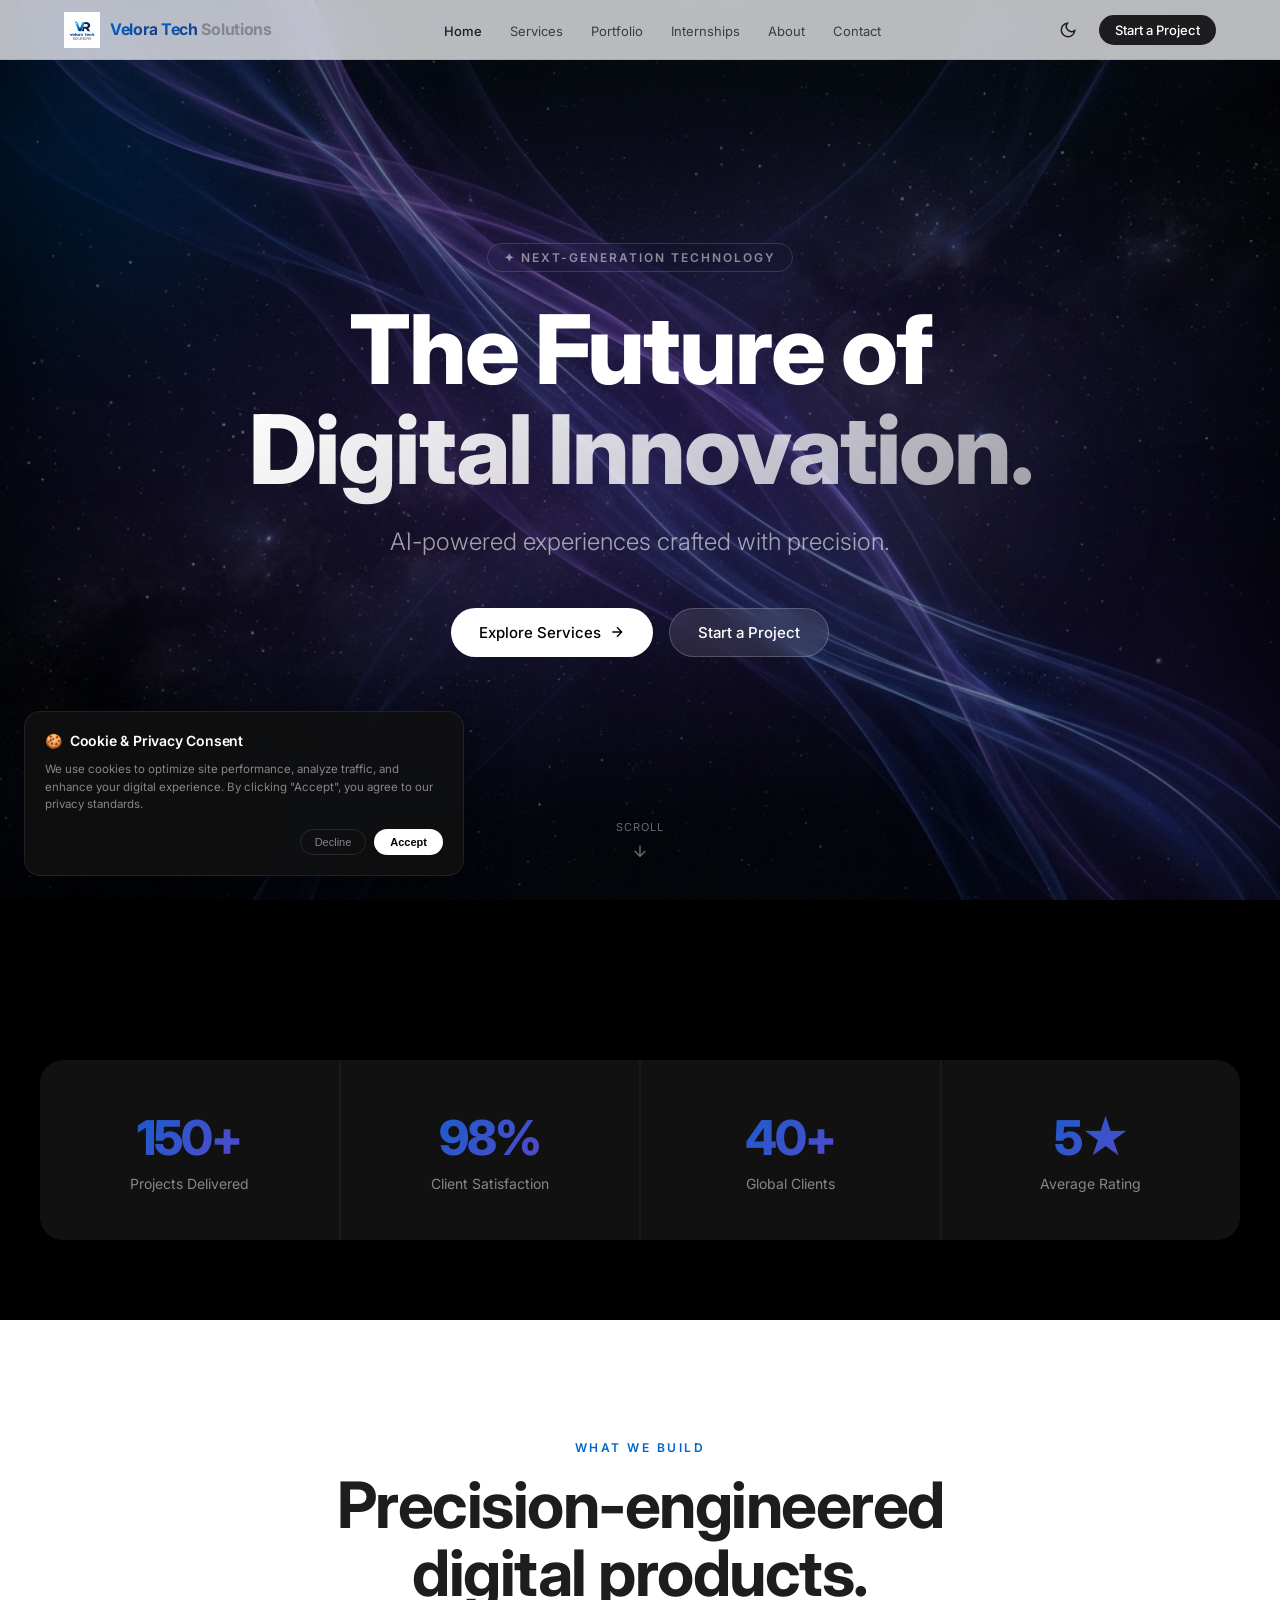
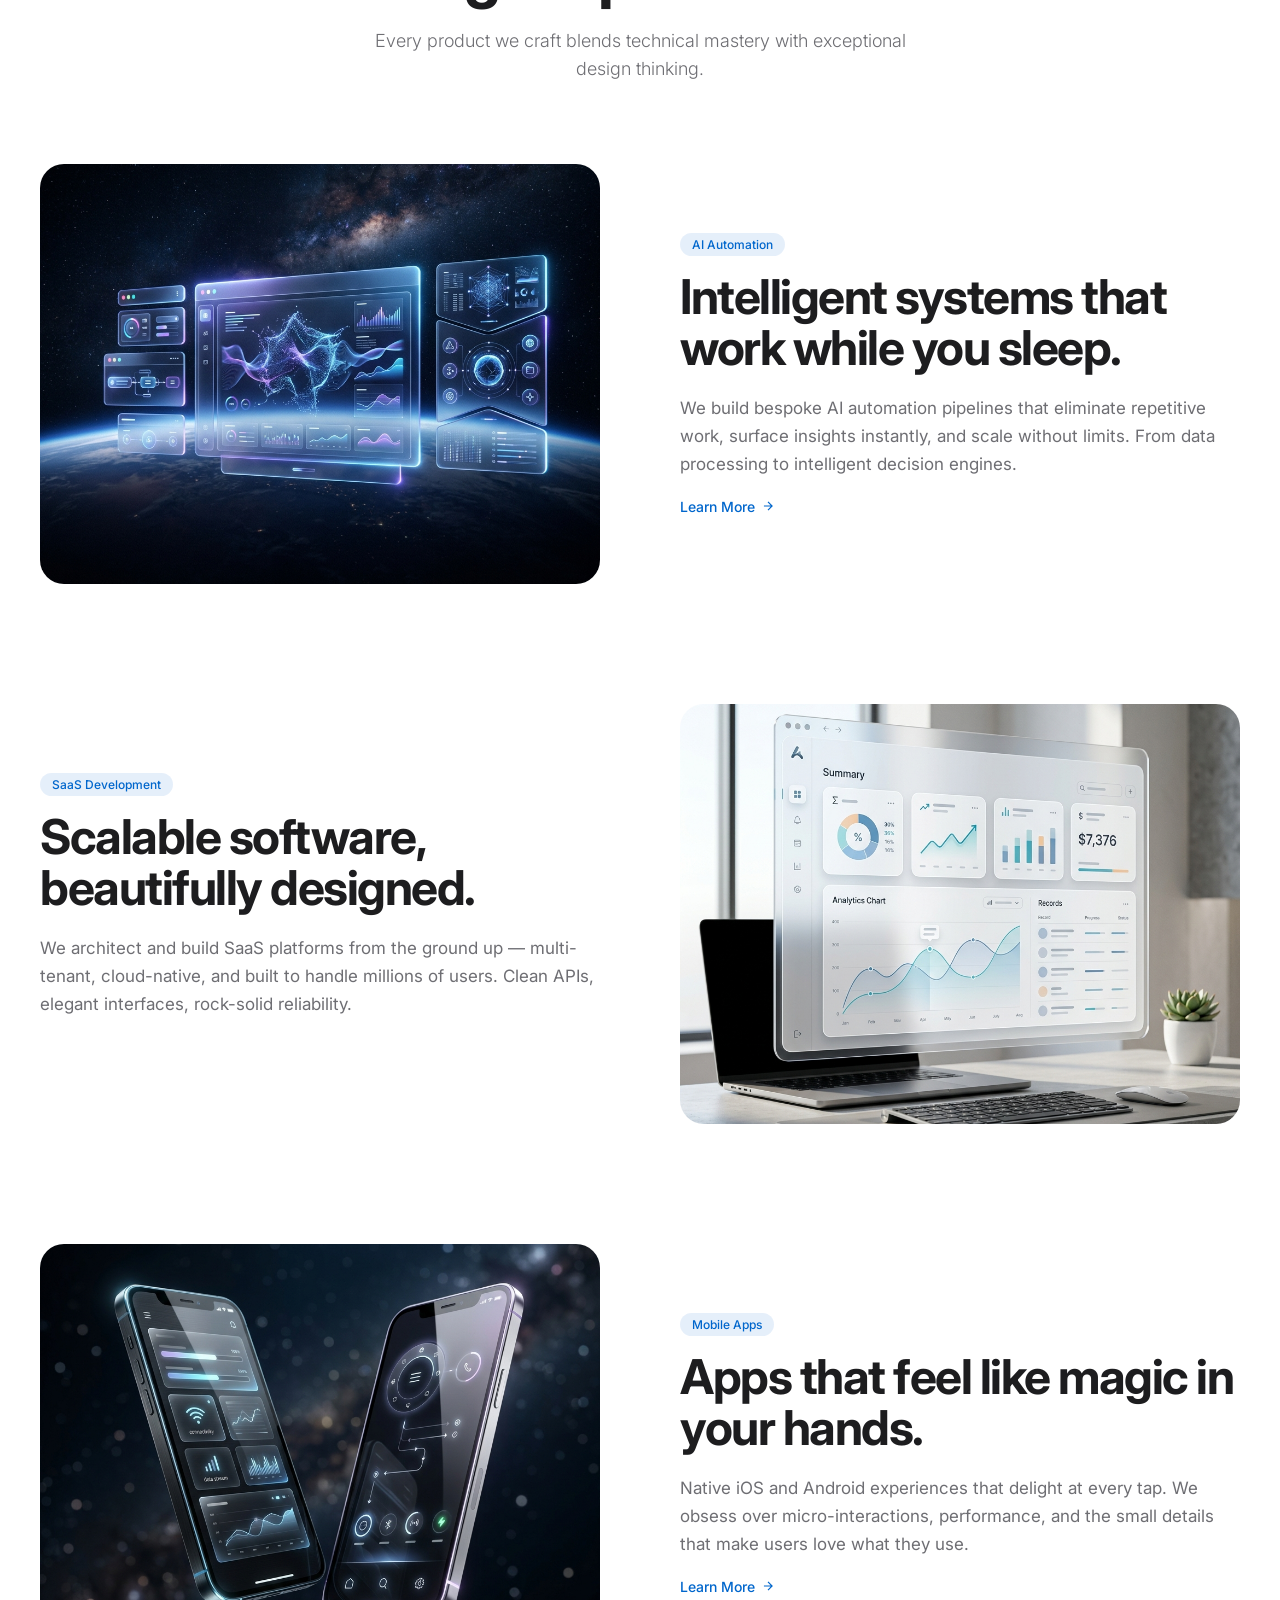
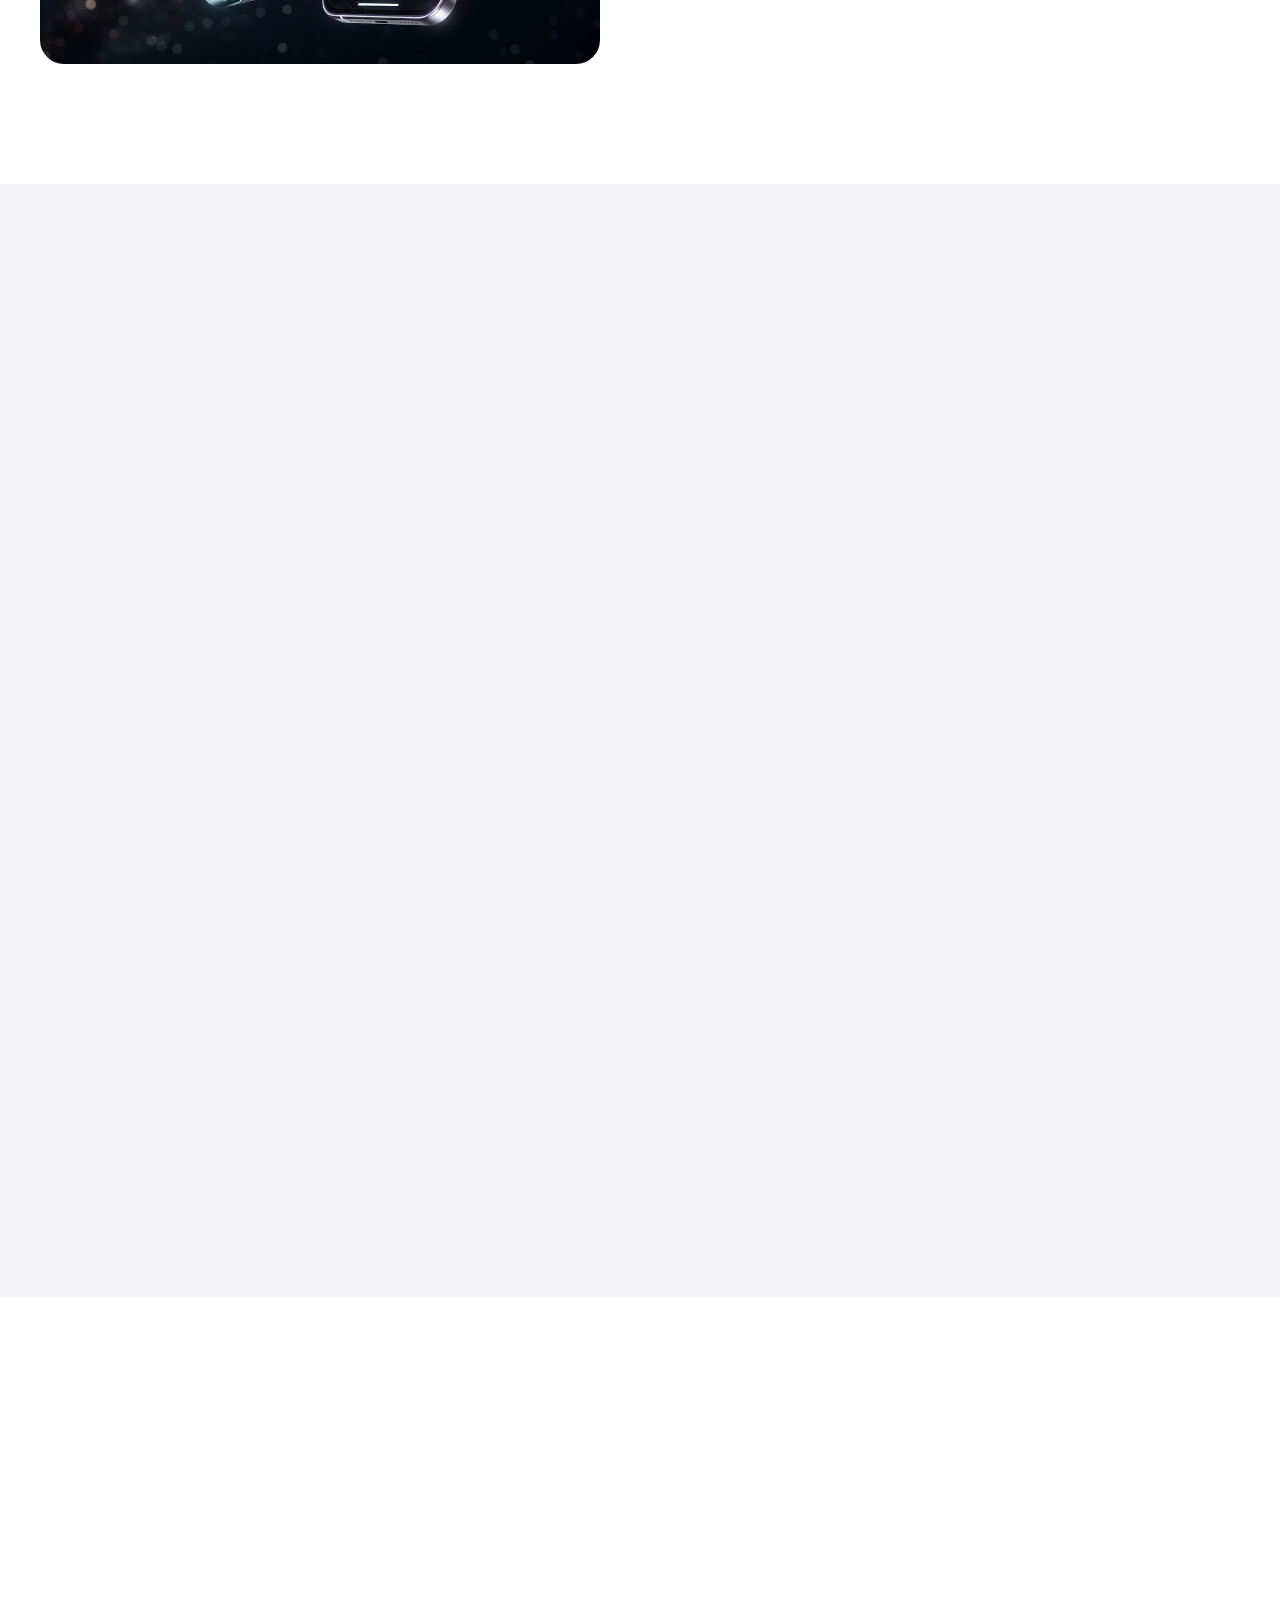
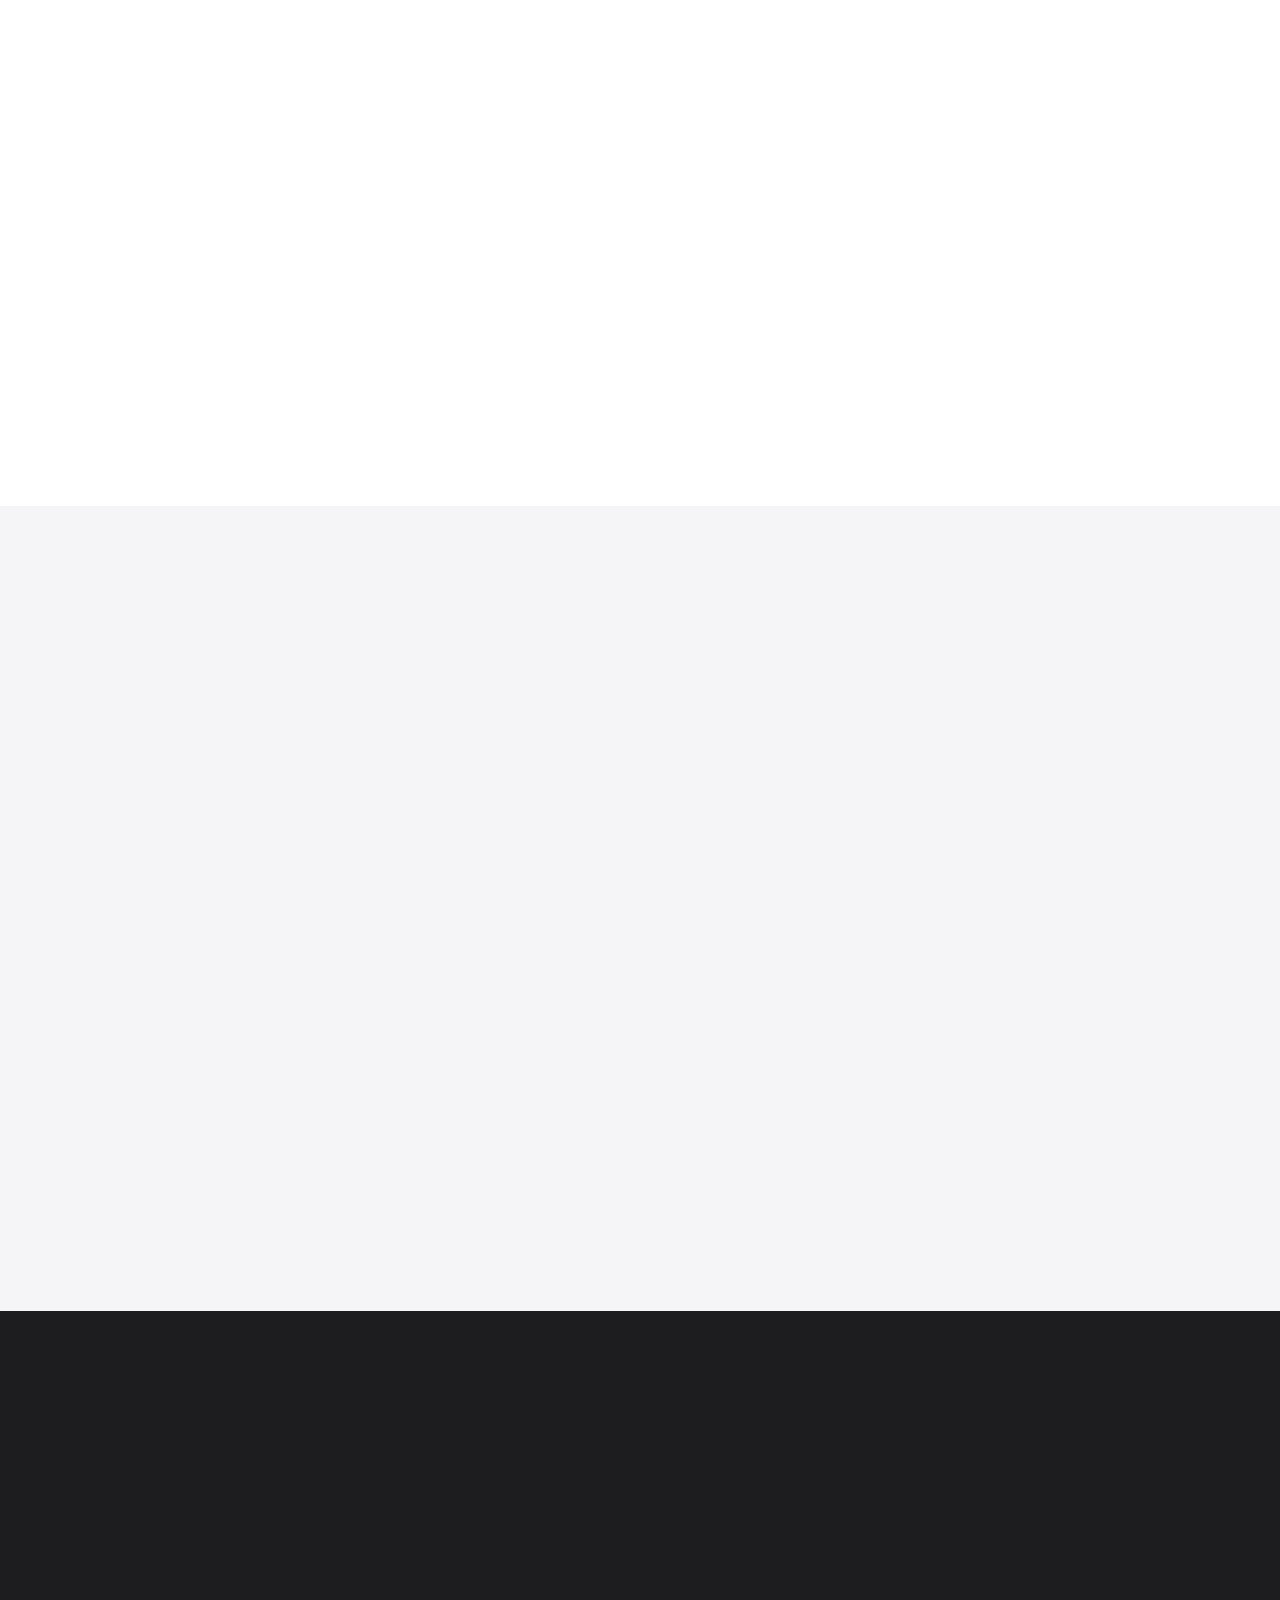
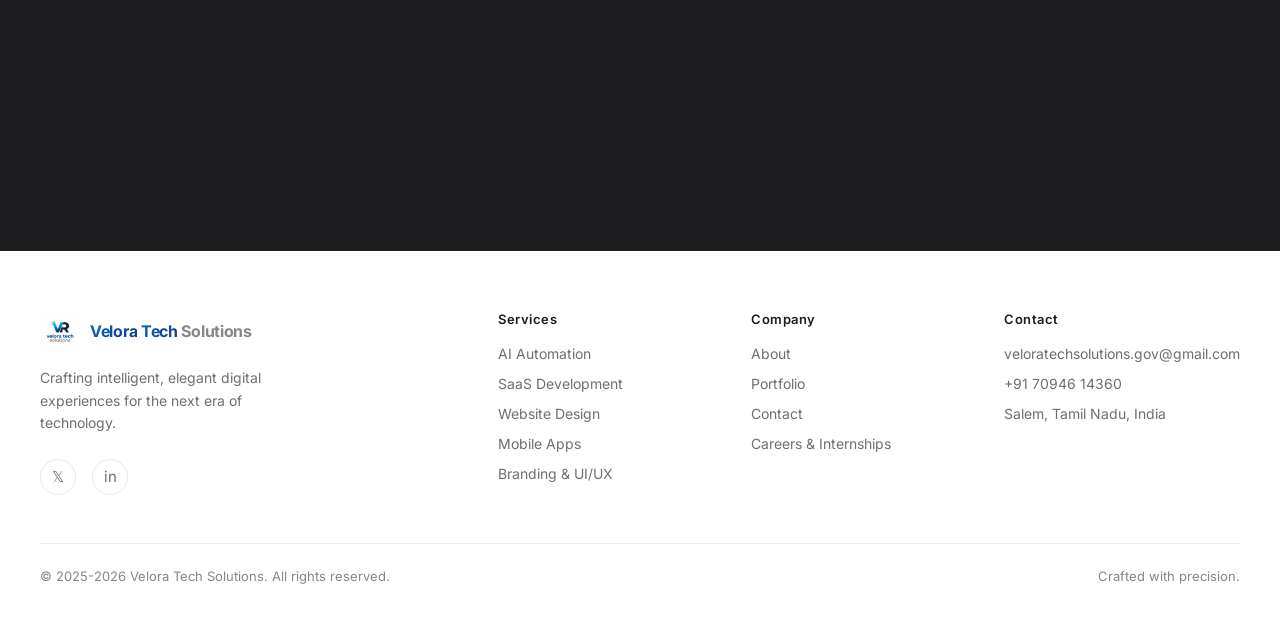
<file: web/index.html>
<!DOCTYPE html>
<html lang="en">
<head>
<meta charset="UTF-8">
<meta name="viewport" content="width=device-width,initial-scale=1">
<title>Velora Tech Solutions — The Future of Digital Innovation</title>
<meta name="description" content="Velora Tech Solutions crafts AI-powered digital experiences with precision. We specialize in AI Automation, SaaS Development, Mobile Apps, and premium UI/UX Design.">
<meta name="theme-color" content="#000000">
<meta property="og:title" content="Velora Tech Solutions">
<meta property="og:description" content="The Future of Digital Innovation. AI-powered experiences crafted with precision.">
<link rel="preconnect" href="https://fonts.googleapis.com">
<link rel="preconnect" href="https://fonts.gstatic.com" crossorigin>
<link href="https://fonts.googleapis.com/css2?family=Inter:wght@300;400;500;600;700;800;900&display=swap" rel="stylesheet">
<link rel="preload" as="image" href="hero_bg.png" fetchpriority="high">
<link rel="stylesheet" href="style.css">
<link rel="icon" href="data:image/svg+xml,<svg xmlns='http://www.w3.org/2000/svg' viewBox='0 0 32 32'><rect width='32' height='32' rx='8' fill='%230066cc'/><text x='6' y='23' font-size='20' font-family='sans-serif' font-weight='bold' fill='white'>V</text></svg>">
<script type="application/ld+json">
{
  "@context": "https://schema.org",
  "@type": "Organization",
  "name": "Velora Tech Solutions",
  "url": "https://veloratechsolutions.com",
  "logo": "https://veloratechsolutions.com/logo.png",
  "description": "Premium AI Automation, SaaS development, Mobile app development, and UI/UX design services.",
  "contactPoint": {
    "@type": "ContactPoint",
    "email": "veloratechsolutions.gov@gmail.com",
    "contactType": "customer service"
  }
}
</script>
</head>
<body>

<!-- LOADER -->
<div id="loader">
  <div class="loader-inner">
    <div class="loader-logo">Velora Tech Solutions</div>
    <div class="loader-bar"><div class="loader-fill"></div></div>
  </div>
</div>

<!-- MOBILE NAV -->
<nav class="mobile-nav" id="mobileNav">
  <button class="mobile-close" id="mobileClose" aria-label="Close menu">✕</button>
  <a href="index.html" onclick="closeMobileNav()">Home</a>
  <a href="services.html" onclick="closeMobileNav()">Services</a>
  <a href="portfolio.html" onclick="closeMobileNav()">Portfolio</a>
  <a href="internship.html" onclick="closeMobileNav()">Internships</a>
  <a href="about.html" onclick="closeMobileNav()">About</a>
  <a href="contact.html" onclick="closeMobileNav()">Contact</a>
</nav>

<!-- NAVBAR -->
<header class="navbar">
  <div class="nav-inner">
    <a href="index.html" class="nav-logo"><img src="logo.png" alt="Velora Tech Solutions" width="1024" height="1024" decoding="async"><span class="nav-logo-text"><span class="brand-velora">Velora</span> <span class="brand-tech">Tech</span> <span class="brand-solutions">Solutions</span></span></a>
    <ul class="nav-links">
      <li><a href="index.html" class="nav-link active">Home</a></li>
      <li><a href="services.html" class="nav-link">Services</a></li>
      <li><a href="portfolio.html" class="nav-link">Portfolio</a></li>
      <li><a href="internship.html" class="nav-link">Internships</a></li>
      <li><a href="about.html" class="nav-link">About</a></li>
      <li><a href="contact.html" class="nav-link">Contact</a></li>
    </ul>
    <div class="nav-actions">
      <button class="dark-toggle" id="darkToggle" aria-label="Toggle dark mode" title="Toggle dark mode">
        <svg width="18" height="18" viewBox="0 0 24 24" fill="none" stroke="currentColor" stroke-width="2"><path d="M21 12.79A9 9 0 1 1 11.21 3 7 7 0 0 0 21 12.79z"/></svg>
      </button>
      <a href="contact.html" class="btn-nav">Start a Project</a>
      <button class="hamburger" id="hamburger" aria-label="Open menu" aria-controls="mobileNav" aria-expanded="false">
        <span></span><span></span><span></span>
      </button>
    </div>
  </div>
</header>

<!-- HERO -->
<section class="hero">
  <div class="hero-bg"></div>
  <div class="hero-gradient"></div>
  <div class="orb orb-1"></div>
  <div class="orb orb-2"></div>
  <div class="orb orb-3"></div>
  <div class="hero-content">
    <div class="hero-eyebrow reveal">✦ Next-Generation Technology</div>
    <h1 class="hero-title reveal reveal-delay-1">
      The Future of<br><span class="gradient-text">Digital Innovation.</span>
    </h1>
    <p class="hero-sub reveal reveal-delay-2">AI-powered experiences crafted with precision.</p>
    <div class="hero-ctas reveal reveal-delay-3">
      <a href="services.html" class="btn-primary">
        Explore Services
        <svg width="16" height="16" viewBox="0 0 24 24" fill="none" stroke="currentColor" stroke-width="2"><path d="M5 12h14M12 5l7 7-7 7"/></svg>
      </a>
      <a href="contact.html" class="btn-secondary">Start a Project</a>
    </div>
  </div>
  <div class="hero-scroll">
    <span>Scroll</span>
    <svg viewBox="0 0 24 24" fill="none" stroke="currentColor" stroke-width="2"><path d="M12 5v14M5 12l7 7 7-7"/></svg>
  </div>
</section>

<!-- STATS -->
<section style="padding:80px 24px;background:#000">
  <div class="section-inner">
    <div class="stats-grid" style="background:#1a1a1a;border-radius:24px">
      <div class="stat-item reveal" style="background:#111">
        <div class="stat-num">150+</div>
        <div class="stat-label" style="color:#86868b">Projects Delivered</div>
      </div>
      <div class="stat-item reveal reveal-delay-1" style="background:#111">
        <div class="stat-num">98%</div>
        <div class="stat-label" style="color:#86868b">Client Satisfaction</div>
      </div>
      <div class="stat-item reveal reveal-delay-2" style="background:#111">
        <div class="stat-num">40+</div>
        <div class="stat-label" style="color:#86868b">Global Clients</div>
      </div>
      <div class="stat-item reveal reveal-delay-3" style="background:#111">
        <div class="stat-num">5★</div>
        <div class="stat-label" style="color:#86868b">Average Rating</div>
      </div>
    </div>
  </div>
</section>

<!-- PRODUCT SHOWCASE -->
<section>
  <div class="section-inner">
    <div style="text-align:center;margin-bottom:80px">
      <p class="section-label reveal">What We Build</p>
      <h2 class="section-title reveal reveal-delay-1">Precision-engineered<br>digital products.</h2>
      <p class="section-sub text-center reveal reveal-delay-2" style="margin:0 auto">Every product we craft blends technical mastery with exceptional design thinking.</p>
    </div>

    <div class="showcase-block">
      <div class="showcase-img reveal-scale">
        <img src="product_ai.png" alt="AI Automation Platform" width="1024" height="1024" decoding="async" loading="lazy">
      </div>
      <div class="showcase-text">
        <span class="tag reveal">AI Automation</span>
        <h3 class="section-title reveal reveal-delay-1">Intelligent systems that work while you sleep.</h3>
        <p class="reveal reveal-delay-2">We build bespoke AI automation pipelines that eliminate repetitive work, surface insights instantly, and scale without limits. From data processing to intelligent decision engines.</p>
        <a href="services.html" class="service-link reveal reveal-delay-3">
          Learn More
          <svg width="14" height="14" viewBox="0 0 24 24" fill="none" stroke="currentColor" stroke-width="2"><path d="M5 12h14M12 5l7 7-7 7"/></svg>
        </a>
      </div>
    </div>

    <div class="showcase-block reverse">
      <div class="showcase-img reveal-scale">
        <img src="product_saas.png" alt="SaaS Product" width="1024" height="1024" decoding="async" loading="lazy">
      </div>
      <div class="showcase-text">
        <span class="tag reveal">SaaS Development</span>
        <h3 class="section-title reveal reveal-delay-1">Scalable software, beautifully designed.</h3>
        <p class="reveal reveal-delay-2">We architect and build SaaS platforms from the ground up — multi-tenant, cloud-native, and built to handle millions of users. Clean APIs, elegant interfaces, rock-solid reliability.</p>
        <a href="services.html" class="service-link reveal reveal-delay-3">
          Learn More
          <svg width="14" height="14" viewBox="0 0 24 24" fill="none" stroke="currentColor" stroke-width="2"><path d="M5 12h14M12 5l7 7-7 7"/></svg>
        </a>
      </div>
    </div>

    <div class="showcase-block">
      <div class="showcase-img reveal-scale">
        <img src="product_mobile.png" alt="Mobile Apps" width="1024" height="1024" decoding="async" loading="lazy">
      </div>
      <div class="showcase-text">
        <span class="tag reveal">Mobile Apps</span>
        <h3 class="section-title reveal reveal-delay-1">Apps that feel like magic in your hands.</h3>
        <p class="reveal reveal-delay-2">Native iOS and Android experiences that delight at every tap. We obsess over micro-interactions, performance, and the small details that make users love what they use.</p>
        <a href="services.html" class="service-link reveal reveal-delay-3">
          Learn More
          <svg width="14" height="14" viewBox="0 0 24 24" fill="none" stroke="currentColor" stroke-width="2"><path d="M5 12h14M12 5l7 7-7 7"/></svg>
        </a>
      </div>
    </div>
  </div>
</section>

<!-- SERVICES PREVIEW -->
<section class="section-alt">
  <div class="section-inner">
    <p class="section-label reveal text-center">Services</p>
    <h2 class="section-title text-center reveal reveal-delay-1">Everything you need.<br>Nothing you don't.</h2>
    <div class="services-grid">
      <div class="service-card reveal">
        <div class="service-icon" style="background:linear-gradient(135deg,#e8f0fe,#c7d9fd)">🤖</div>
        <h3 class="service-title">AI Automation</h3>
        <p class="service-desc">Intelligent workflows that transform how your business operates — from data pipelines to autonomous agents.</p>
        <a href="services.html#ai" class="service-link">Discover →</a>
      </div>
      <div class="service-card reveal reveal-delay-1">
        <div class="service-icon" style="background:linear-gradient(135deg,#f0e8fe,#dcc7fd)">⚡</div>
        <h3 class="service-title">SaaS Development</h3>
        <p class="service-desc">Full-stack SaaS platforms built to scale from day one. Robust architecture, elegant UI, and seamless UX.</p>
        <a href="services.html#saas" class="service-link">Discover →</a>
      </div>
      <div class="service-card reveal reveal-delay-2">
        <div class="service-icon" style="background:linear-gradient(135deg,#e8fef0,#c7fdd9)">🎨</div>
        <h3 class="service-title">Website Design</h3>
        <p class="service-desc">Premium web experiences that captivate, convert, and communicate your brand's unique identity.</p>
        <a href="services.html#web" class="service-link">Discover →</a>
      </div>
      <div class="service-card reveal">
        <div class="service-icon" style="background:linear-gradient(135deg,#fef8e8,#fdedc7)">📱</div>
        <h3 class="service-title">Mobile Apps</h3>
        <p class="service-desc">Native iOS & Android apps crafted with obsessive attention to detail and buttery-smooth performance.</p>
        <a href="services.html#mobile" class="service-link">Discover →</a>
      </div>
      <div class="service-card reveal reveal-delay-1">
        <div class="service-icon" style="background:linear-gradient(135deg,#fee8e8,#fdc7c7)">✦</div>
        <h3 class="service-title">Branding & UI/UX</h3>
        <p class="service-desc">Visual identities and interfaces that feel premium, purposeful, and unmistakably you.</p>
        <a href="services.html#branding" class="service-link">Discover →</a>
      </div>
      <div class="service-card reveal reveal-delay-2">
        <div class="service-icon" style="background:linear-gradient(135deg,#e8fefe,#c7fdfd)">💬</div>
        <h3 class="service-title">AI Chatbots</h3>
        <p class="service-desc">Conversational AI that actually understands your users — trained on your data, built for your brand.</p>
        <a href="services.html#chatbots" class="service-link">Discover →</a>
      </div>
    </div>
  </div>
</section>

<!-- PORTFOLIO PREVIEW -->
<section>
  <div class="section-inner">
    <div style="display:flex;justify-content:space-between;align-items:flex-end;margin-bottom:64px;flex-wrap:wrap;gap:20px">
      <div>
        <p class="section-label reveal">Portfolio</p>
        <h2 class="section-title reveal reveal-delay-1" style="margin-bottom:0">Work we're proud of.</h2>
      </div>
      <a href="portfolio.html" class="service-link reveal" style="font-size:15px">View All Projects →</a>
    </div>
    <div class="portfolio-grid">
      <div class="portfolio-card reveal">
        <div class="portfolio-thumb">
          <img src="product_ai.png" alt="NeuralFlow Project" width="1024" height="1024" decoding="async">
          <div class="portfolio-overlay"><span class="portfolio-overlay-text">View Project →</span></div>
        </div>
        <div class="portfolio-info">
          <p class="portfolio-cat">AI Platform</p>
          <h3 class="portfolio-title">NeuralFlow — AI Ops Dashboard</h3>
          <p class="portfolio-desc">Real-time ML pipeline monitoring with predictive alerting.</p>
        </div>
      </div>
      <div class="portfolio-card reveal reveal-delay-1">
        <div class="portfolio-thumb">
          <img src="product_saas.png" alt="CloudSync Project" width="1024" height="1024" decoding="async">
          <div class="portfolio-overlay"><span class="portfolio-overlay-text">View Project →</span></div>
        </div>
        <div class="portfolio-info">
          <p class="portfolio-cat">SaaS Product</p>
          <h3 class="portfolio-title">CloudSync — Team Collaboration Suite</h3>
          <p class="portfolio-desc">Multi-workspace SaaS platform serving 12,000+ teams globally.</p>
        </div>
      </div>
      <div class="portfolio-card reveal reveal-delay-2">
        <div class="portfolio-thumb">
          <img src="product_mobile.png" alt="Lumina App" width="1024" height="1024" decoding="async">
          <div class="portfolio-overlay"><span class="portfolio-overlay-text">View Project →</span></div>
        </div>
        <div class="portfolio-info">
          <p class="portfolio-cat">Mobile App</p>
          <h3 class="portfolio-title">Lumina — Wellness & Mindfulness App</h3>
          <p class="portfolio-desc">50K+ downloads in the first month. Apple Editor's Choice award.</p>
        </div>
      </div>
    </div>
  </div>
</section>

<!-- TESTIMONIALS -->
<section class="section-alt">
  <div class="section-inner">
    <p class="section-label reveal text-center">Testimonials</p>
    <h2 class="section-title text-center reveal reveal-delay-1">Trusted by builders<br>and visionaries.</h2>
    <div class="testimonials-grid" style="margin-top:64px">
      <div class="testimonial-card reveal">
        <div class="testimonial-stars">★★★★★</div>
        <p class="testimonial-quote">"Velora delivered a product that exceeded every expectation. The attention to detail and craftsmanship is on another level — truly Apple-caliber work."</p>
        <div class="testimonial-author">
          <div class="author-avatar">AK</div>
          <div>
            <p class="author-name">Arjun Kapoor</p>
            <p class="author-role">CEO, Nexus Ventures</p>
          </div>
        </div>
      </div>
      <div class="testimonial-card reveal reveal-delay-1">
        <div class="testimonial-stars">★★★★★</div>
        <p class="testimonial-quote">"Our SaaS platform went from concept to 10,000 users in under 6 months. The Velora team operates with an efficiency I've never seen before."</p>
        <div class="testimonial-author">
          <div class="author-avatar">SM</div>
          <div>
            <p class="author-name">Sofia Martinez</p>
            <p class="author-role">Founder, Loopify</p>
          </div>
        </div>
      </div>
      <div class="testimonial-card reveal reveal-delay-2">
        <div class="testimonial-stars">★★★★★</div>
        <p class="testimonial-quote">"The AI automation pipeline they built reduced our operational costs by 40%. ROI was evident within the first quarter of deployment."</p>
        <div class="testimonial-author">
          <div class="author-avatar">RN</div>
          <div>
            <p class="author-name">Rahul Nair</p>
            <p class="author-role">CTO, DataSphere</p>
          </div>
        </div>
      </div>
    </div>
  </div>
</section>

<!-- CTA -->
<section class="cta-section">
  <div class="orb orb-1" style="width:400px;height:400px;top:-100px;left:-100px"></div>
  <div class="orb orb-2" style="width:350px;height:350px;bottom:-80px;right:-80px"></div>
  <div style="position:relative;z-index:2">
    <h2 class="cta-title reveal">Ready to build something<br>extraordinary?</h2>
    <p class="cta-sub reveal reveal-delay-1">Let's turn your vision into a product that defines your category.</p>
    <div style="display:flex;gap:16px;justify-content:center;flex-wrap:wrap" class="reveal reveal-delay-2">
      <a href="contact.html" class="btn-primary">Start a Project →</a>
      <a href="portfolio.html" class="btn-secondary">View Our Work</a>
    </div>
  </div>
</section>

<!-- FOOTER -->
<footer class="footer">
  <div class="footer-inner">
    <div class="footer-top">
      <div class="footer-brand">
        <a href="index.html" class="nav-logo"><img src="logo.png" alt="Velora Tech Solutions" width="1024" height="1024" decoding="async"><span class="nav-logo-text"><span class="brand-velora">Velora</span> <span class="brand-tech">Tech</span> <span class="brand-solutions">Solutions</span></span></a>
        <p>Crafting intelligent, elegant digital experiences for the next era of technology.</p>
        <div class="social-links" style="margin-top:24px">
          <a href="https://x.com/Veloratech_cbe" class="social-link" aria-label="Twitter" target="_blank" rel="noopener noreferrer">𝕏</a>
          <a href="https://www.linkedin.com/in/velora-tech-solutions-265816410/" class="social-link" aria-label="LinkedIn" target="_blank" rel="noopener noreferrer">in</a>
          
          
        </div>
      </div>
      <div class="footer-col">
        <h5>Services</h5>
        <ul class="footer-links">
          <li><a href="services.html#ai">AI Automation</a></li>
          <li><a href="services.html#saas">SaaS Development</a></li>
          <li><a href="services.html#web">Website Design</a></li>
          <li><a href="services.html#mobile">Mobile Apps</a></li>
          <li><a href="services.html#branding">Branding & UI/UX</a></li>
        </ul>
      </div>
      <div class="footer-col">
        <h5>Company</h5>
        <ul class="footer-links">
          <li><a href="about.html">About</a></li>
          <li><a href="portfolio.html">Portfolio</a></li>
          <li><a href="contact.html">Contact</a></li>
          <li><a href="internship.html">Careers & Internships</a></li>
        </ul>
      </div>
      <div class="footer-col">
        <h5>Contact</h5>
        <ul class="footer-links">
          <li><a href="mailto:veloratechsolutions.gov@gmail.com">veloratechsolutions.gov@gmail.com</a></li>
          <li><a href="tel:+917094614360">+91 70946 14360</a></li>
          <li><span>Salem, Tamil Nadu, India</span></li>
        </ul>
      </div>
    </div>
    <div class="footer-bottom">
      <p>© 2025-2026 Velora Tech Solutions. All rights reserved.</p>
      <p style="font-size:13px;color:var(--gray-400)">Crafted with precision.</p>
    </div>
  </div>
</footer>

<div class="notification" id="notification">✓ Message sent successfully!</div>

<script src="main.js" defer></script>
</body>
</html>
</file>
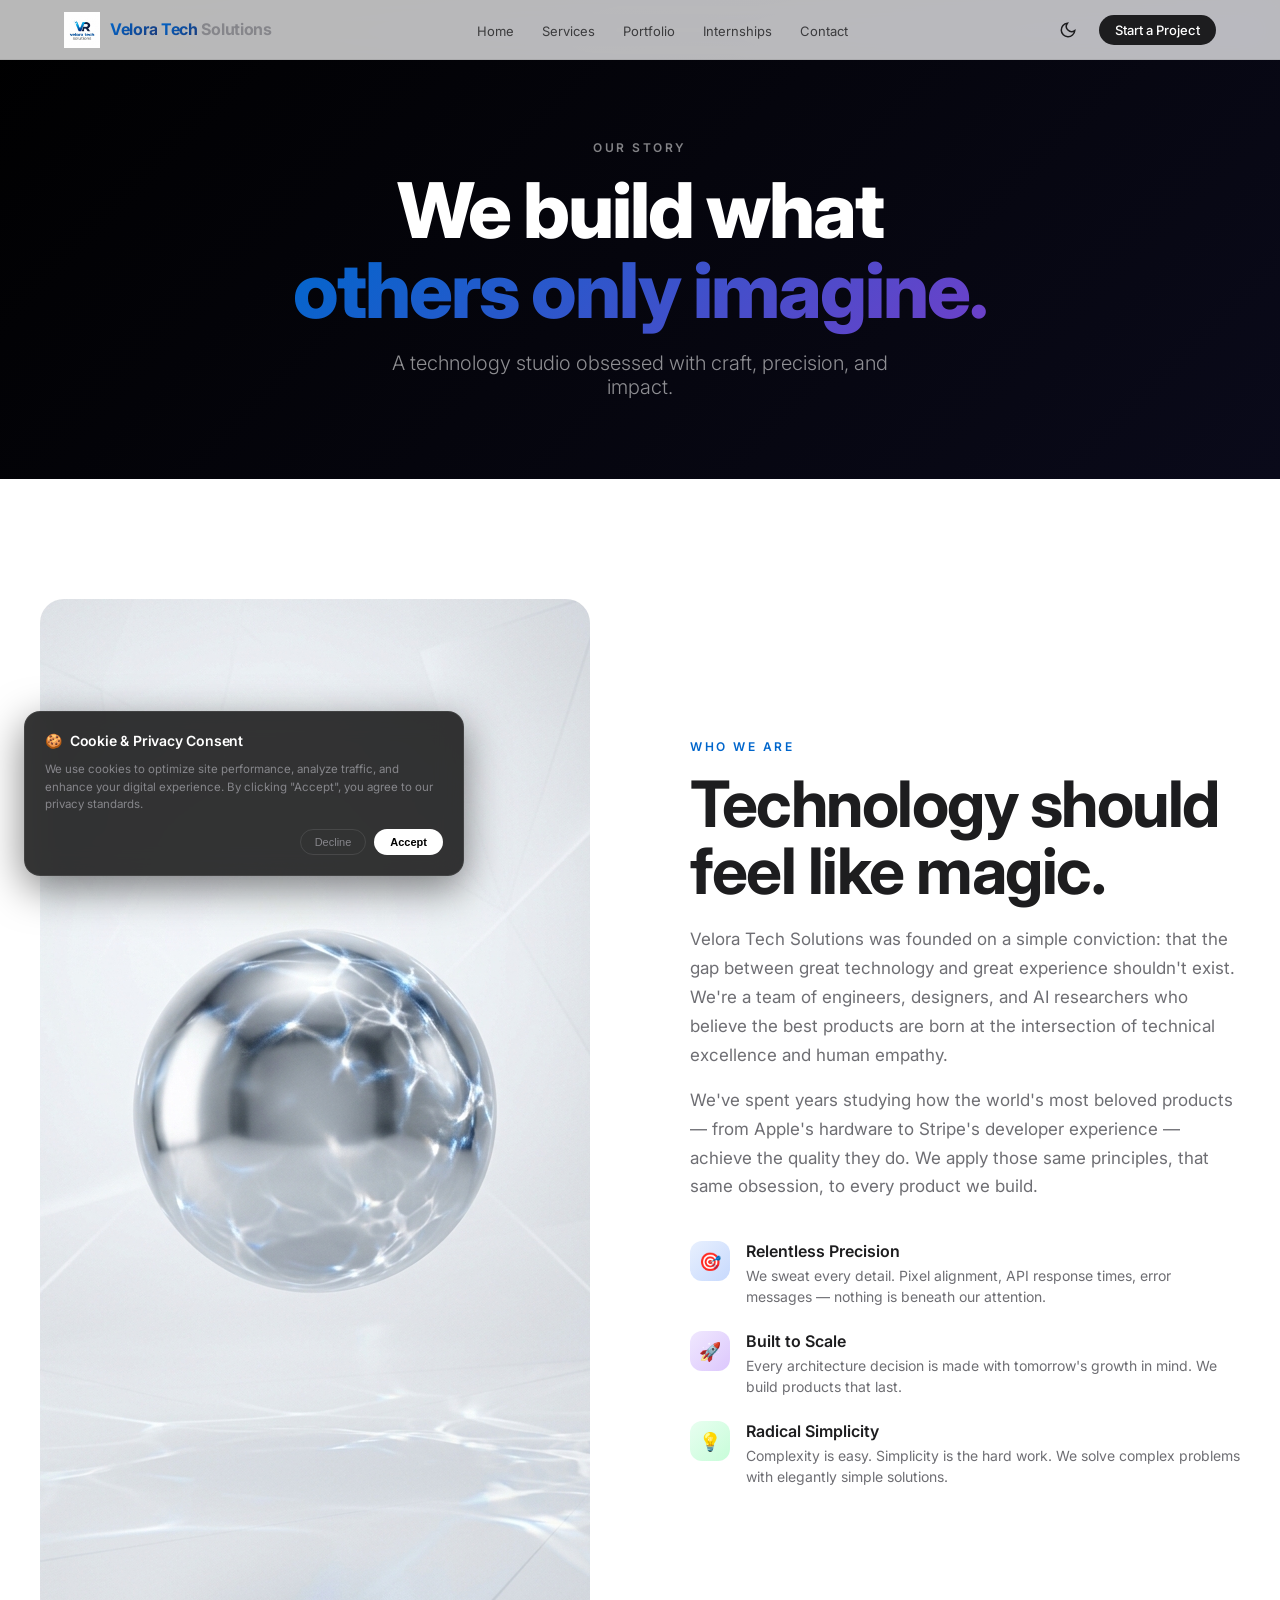
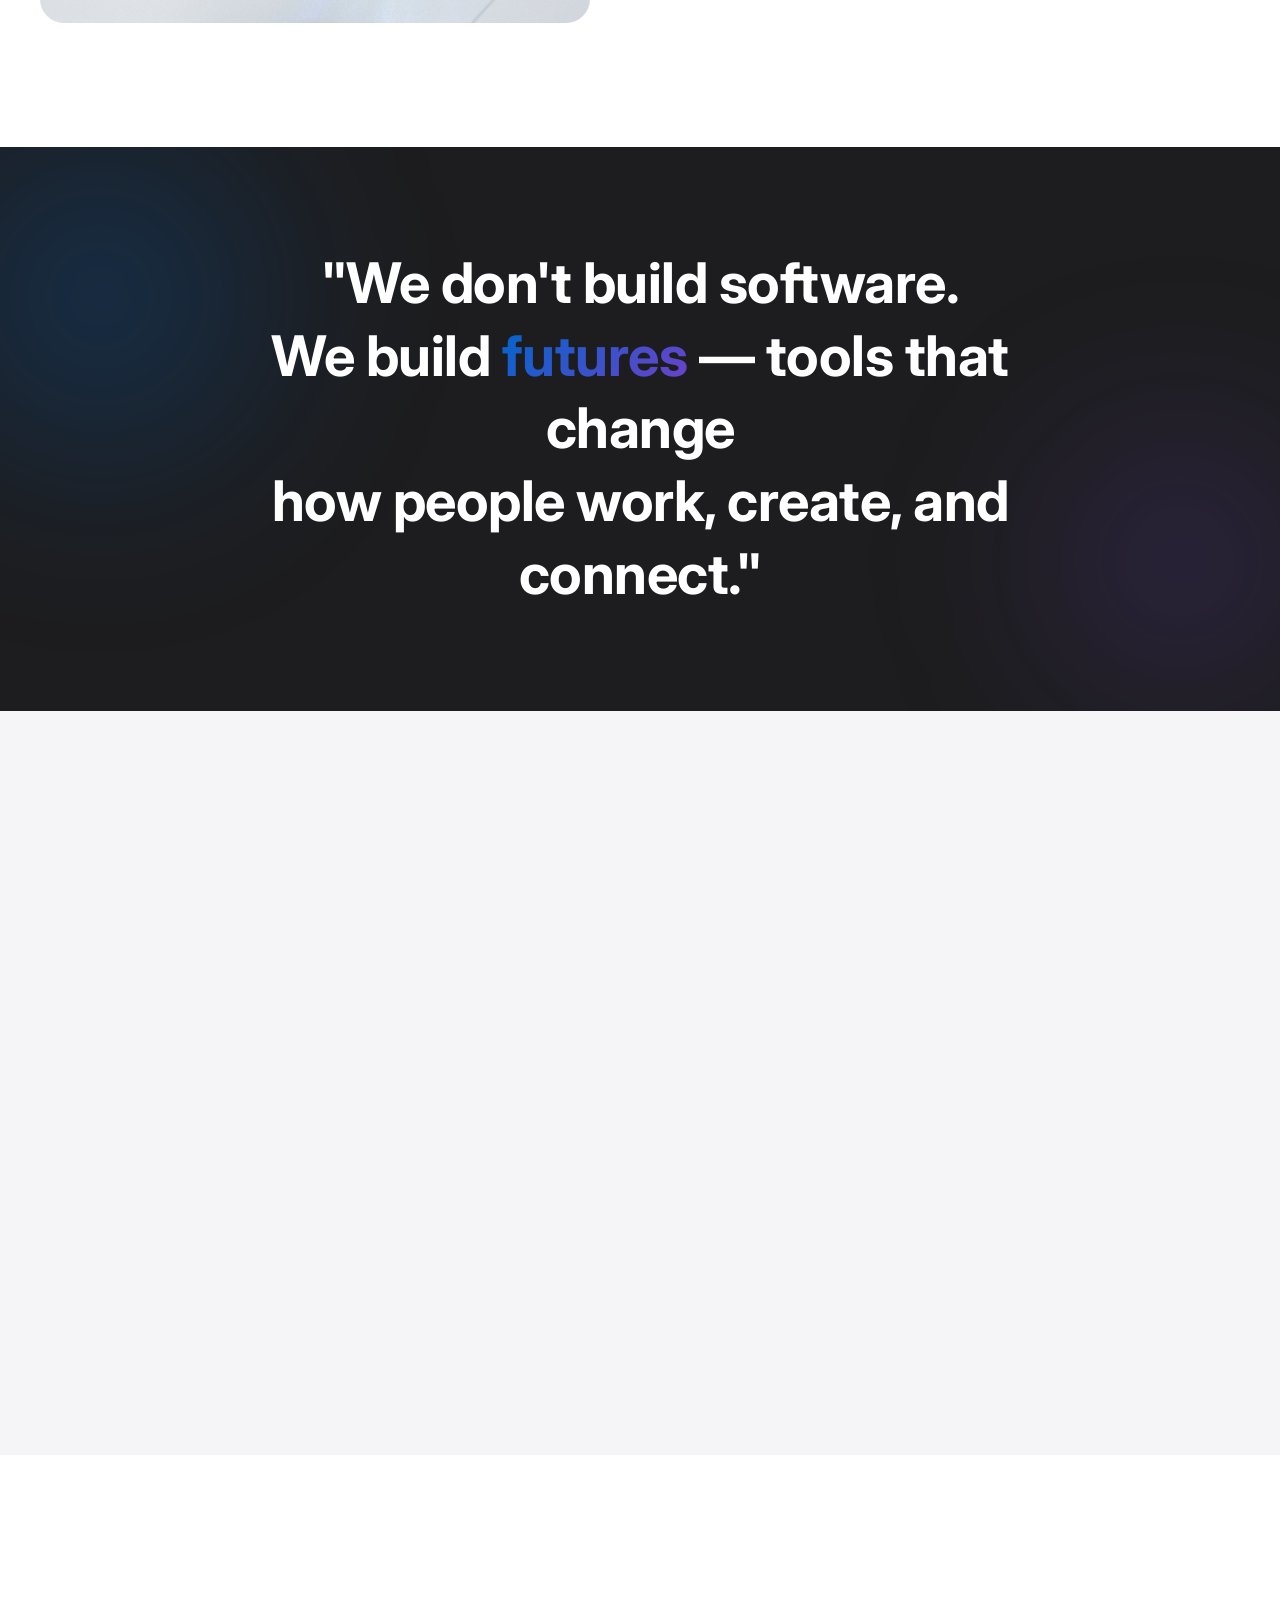
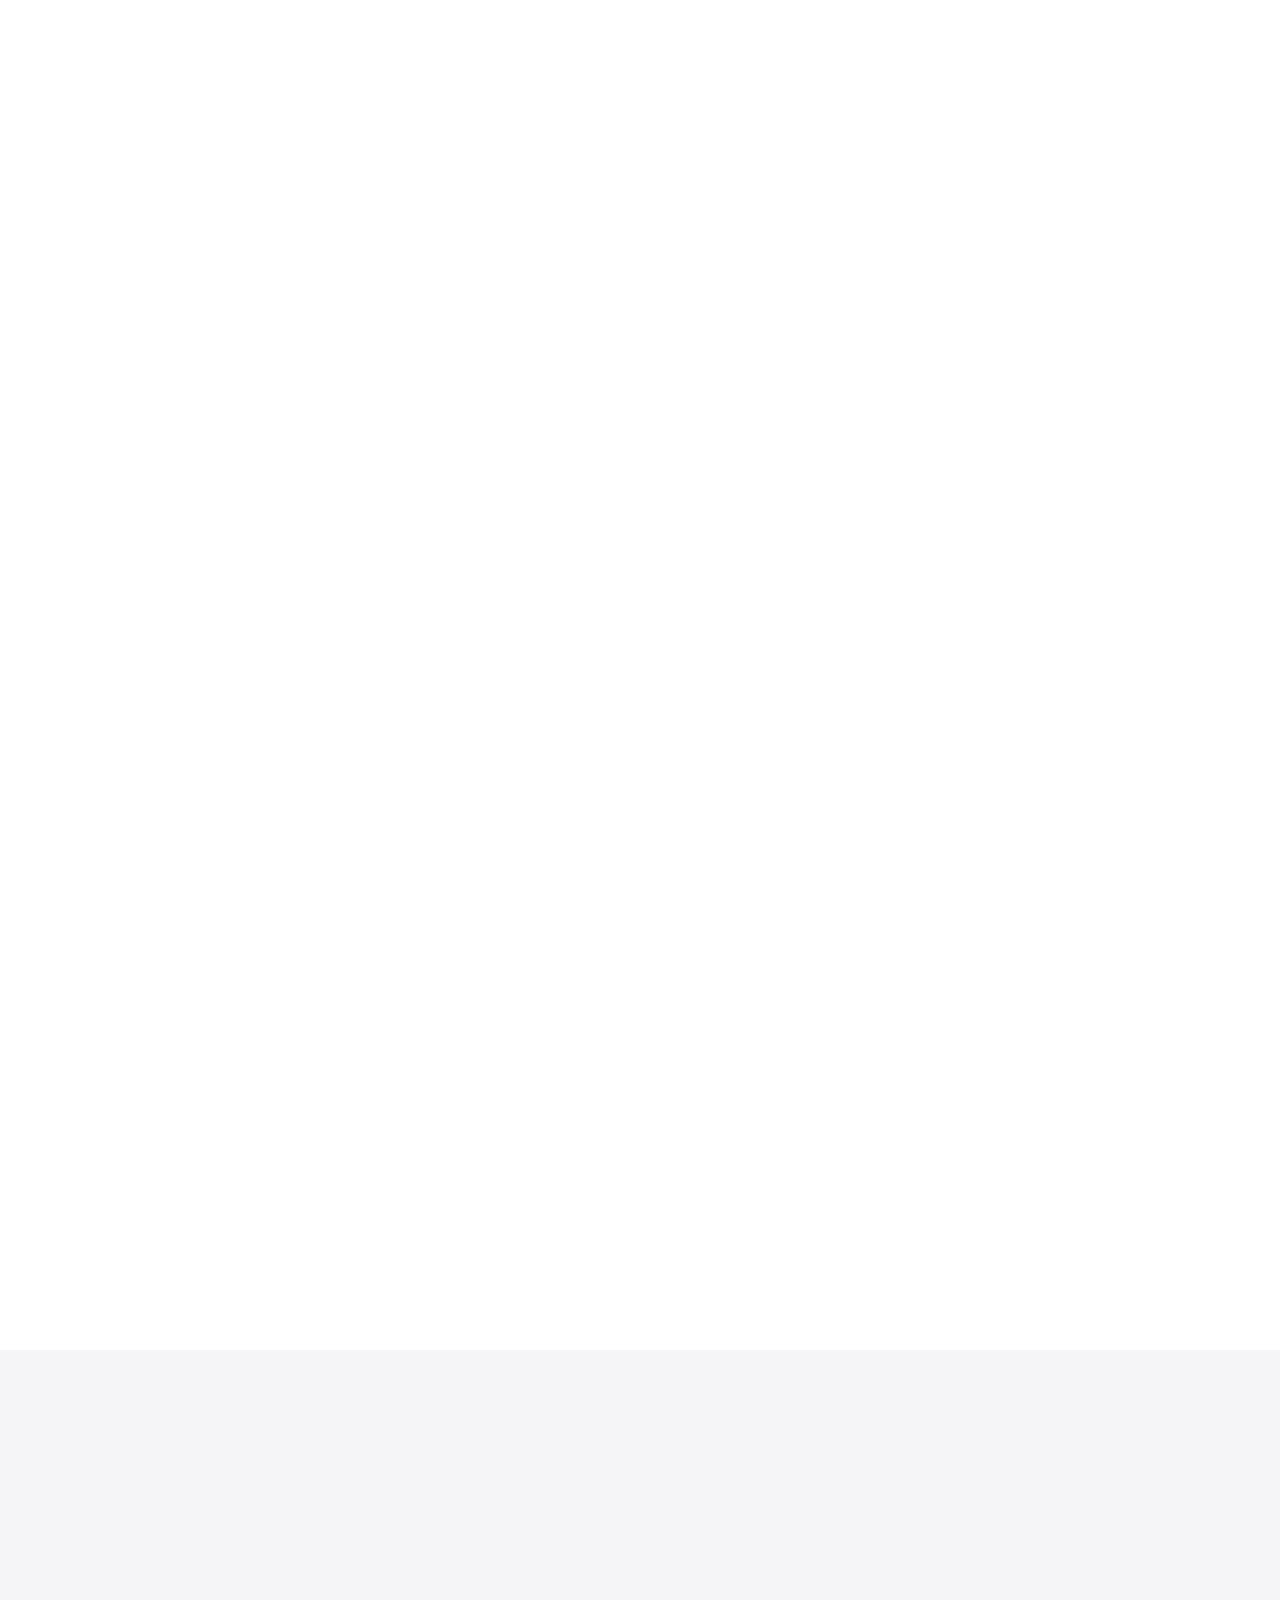
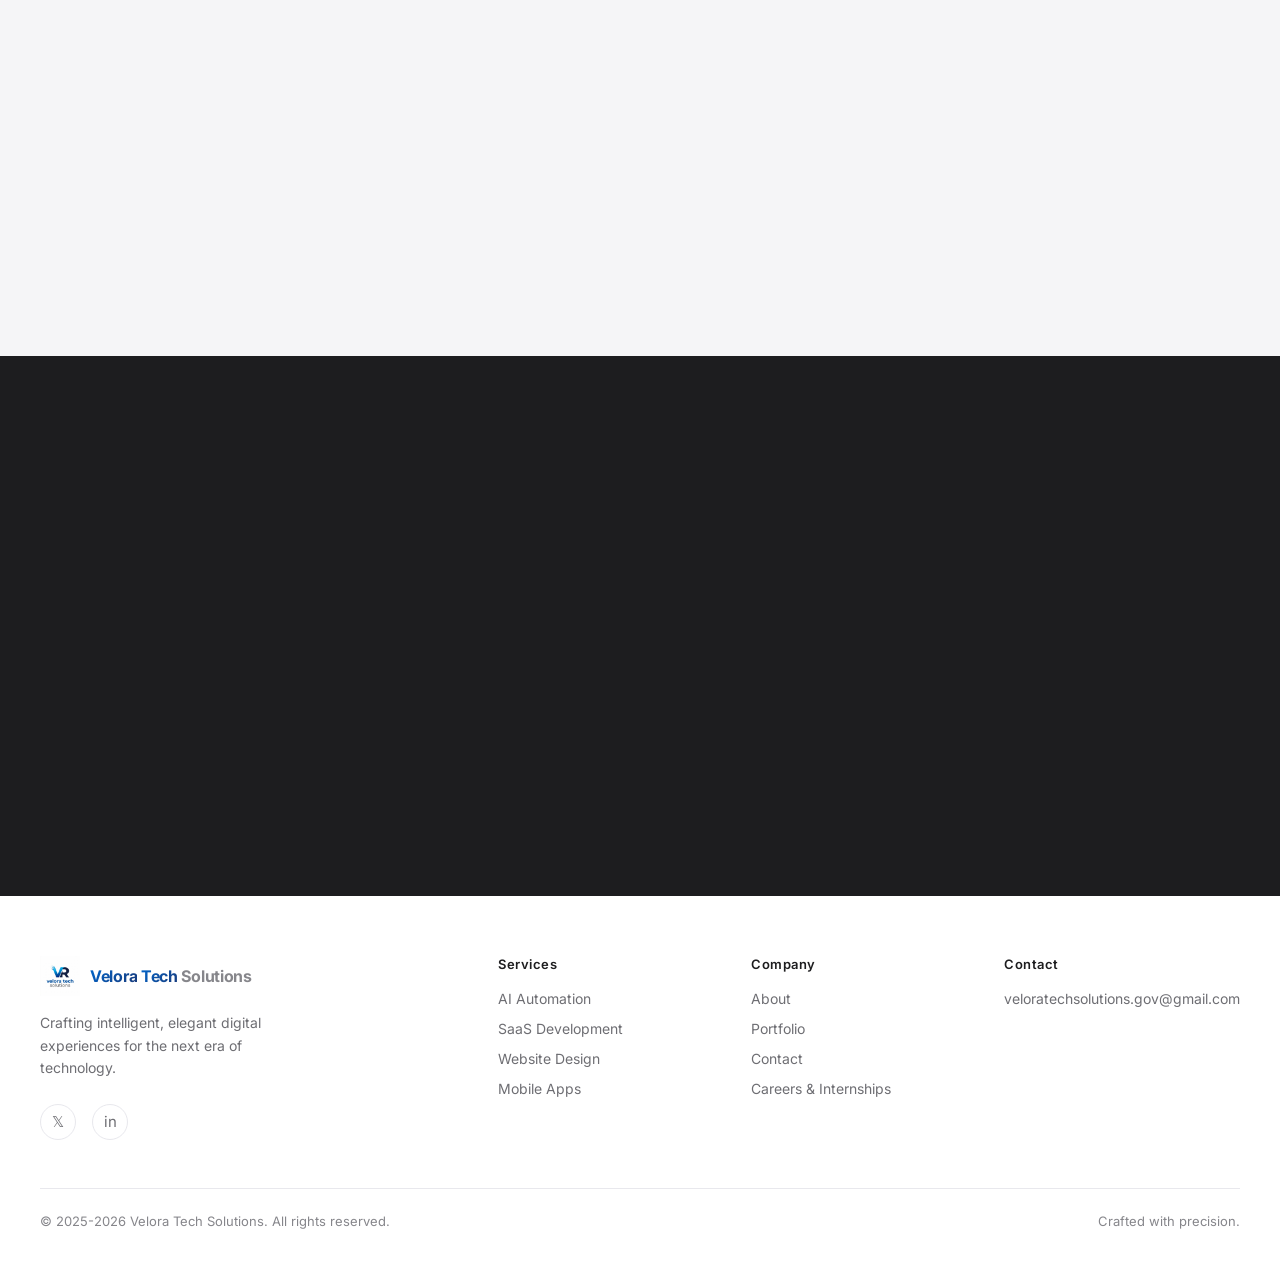
<file: web/about.html>
<!DOCTYPE html>
<html lang="en">
<head>
<meta charset="UTF-8">
<meta name="viewport" content="width=device-width,initial-scale=1">
<title>About — Velora Tech Solutions</title>
<meta name="description" content="Learn the story behind Velora Tech Solutions — our mission, values, and the team that crafts world-class digital products.">
<link rel="preconnect" href="https://fonts.googleapis.com">
<link rel="preconnect" href="https://fonts.gstatic.com" crossorigin>
<link href="https://fonts.googleapis.com/css2?family=Inter:wght@300;400;500;600;700;800;900&display=swap" rel="stylesheet">
<link rel="stylesheet" href="style.css">
<link rel="icon" href="data:image/svg+xml,<svg xmlns='http://www.w3.org/2000/svg' viewBox='0 0 32 32'><rect width='32' height='32' rx='8' fill='%230066cc'/><text x='6' y='23' font-size='20' font-family='sans-serif' font-weight='bold' fill='white'>V</text></svg>">
<style>
.manifesto{padding:100px 24px;text-align:center;background:var(--gray-900);position:relative;overflow:hidden}
body.dark .manifesto{background:#050505}
.manifesto-title{font-size:clamp(28px,5vw,56px);font-weight:700;color:#fff;line-height:1.3;max-width:800px;margin:0 auto;letter-spacing:-.5px}
.manifesto-title em{font-style:normal;background:linear-gradient(135deg,#0066cc,#6e40c9);-webkit-background-clip:text;-webkit-text-fill-color:transparent}
.team-grid{display:grid;grid-template-columns:repeat(auto-fit,minmax(240px,1fr));gap:24px;margin-top:64px}
.team-card{border-radius:24px;overflow:hidden;background:var(--gray-100);transition:transform .3s,box-shadow .3s}
body.dark .team-card{background:#111}
.team-card:hover{transform:translateY(-6px);box-shadow:0 24px 56px rgba(0,0,0,.12)}
.team-avatar{aspect-ratio:1;display:flex;align-items:center;justify-content:center;font-size:64px;background:linear-gradient(135deg,#0a0a2a,#1a0a3a)}
.team-info{padding:24px}
.team-name{font-size:18px;font-weight:700;color:var(--gray-900);margin-bottom:4px}
body.dark .team-name{color:#f5f5f7}
.team-role{font-size:13px;color:var(--accent-blue);font-weight:500;margin-bottom:10px}
.team-bio{font-size:14px;color:var(--gray-600);line-height:1.55}
.timeline{margin-top:64px;position:relative;padding-left:32px}
.timeline::before{content:'';position:absolute;left:6px;top:0;bottom:0;width:2px;background:var(--gray-200)}
body.dark .timeline::before{background:#222}
.timeline-item{position:relative;margin-bottom:48px}
.timeline-item::before{content:'';position:absolute;left:-28px;top:6px;width:12px;height:12px;border-radius:50%;background:linear-gradient(135deg,#0066cc,#6e40c9)}
.timeline-year{font-size:12px;font-weight:700;letter-spacing:2px;text-transform:uppercase;color:var(--accent-blue);margin-bottom:8px}
.timeline-title{font-size:20px;font-weight:600;color:var(--gray-900);margin-bottom:8px}
body.dark .timeline-title{color:#f5f5f7}
.timeline-desc{font-size:15px;color:var(--gray-600);line-height:1.6}
.mission-grid{display:grid;grid-template-columns:repeat(3,1fr);gap:2px;background:var(--gray-200);border-radius:24px;overflow:hidden;margin-top:64px}
body.dark .mission-grid{background:#1a1a1a}
@media(max-width:700px){.mission-grid{grid-template-columns:1fr}}
.mission-card{background:var(--white);padding:48px 36px;text-align:center}
body.dark .mission-card{background:#111}
.mission-icon{font-size:40px;margin-bottom:20px;display:block}
.mission-title{font-size:20px;font-weight:700;color:var(--gray-900);margin-bottom:12px;letter-spacing:-.3px}
body.dark .mission-title{color:#f5f5f7}
.mission-desc{font-size:15px;color:var(--gray-600);line-height:1.6}
</style>
</head>
<body>

<div id="loader"><div class="loader-inner"><div class="loader-logo">Velora Tech Solutions</div><div class="loader-bar"><div class="loader-fill"></div></div></div></div>

<nav class="mobile-nav" id="mobileNav">
  <button class="mobile-close" id="mobileClose" aria-label="Close menu">✕</button>
  <a href="index.html" onclick="closeMobileNav()">Home</a>
  <a href="services.html" onclick="closeMobileNav()">Services</a>
  <a href="portfolio.html" onclick="closeMobileNav()">Portfolio</a>
  <a href="internship.html" onclick="closeMobileNav()">Internships</a>
  <a href="about.html" onclick="closeMobileNav()">About</a>
  <a href="contact.html" onclick="closeMobileNav()">Contact</a>
</nav>

<header class="navbar">
  <div class="nav-inner">
    <a href="index.html" class="nav-logo"><img src="logo.png" alt="Velora Tech Solutions" width="1024" height="1024" decoding="async"><span class="nav-logo-text"><span class="brand-velora">Velora</span> <span class="brand-tech">Tech</span> <span class="brand-solutions">Solutions</span></span></a>
    <ul class="nav-links">
      <li><a href="index.html" class="nav-link">Home</a></li>
      <li><a href="services.html" class="nav-link">Services</a></li>
      <li><a href="portfolio.html" class="nav-link">Portfolio</a></li>
      <li><a href="internship.html" class="nav-link">Internships</a></li>
      <li><a href="contact.html" class="nav-link">Contact</a></li>
    </ul>
    <div class="nav-actions">
      <button class="dark-toggle" id="darkToggle" aria-label="Toggle dark mode">
        <svg width="18" height="18" viewBox="0 0 24 24" fill="none" stroke="currentColor" stroke-width="2"><path d="M21 12.79A9 9 0 1 1 11.21 3 7 7 0 0 0 21 12.79z"/></svg>
      </button>
      <a href="contact.html" class="btn-nav">Start a Project</a>
      <button class="hamburger" id="hamburger" aria-label="Open menu" aria-controls="mobileNav" aria-expanded="false"><span></span><span></span><span></span></button>
    </div>
  </div>
</header>

<div class="page-hero" style="background:linear-gradient(135deg,#000 0%,#0a0a1a 100%);color:#fff">
  <p class="page-hero-label reveal" style="color:rgba(255,255,255,.5)">Our Story</p>
  <h1 class="page-hero-title reveal reveal-delay-1" style="color:#fff">We build what<br><span style="background:linear-gradient(135deg,#0066cc,#6e40c9);-webkit-background-clip:text;-webkit-text-fill-color:transparent">others only imagine.</span></h1>
  <p class="page-hero-sub reveal reveal-delay-2" style="color:rgba(255,255,255,.55)">A technology studio obsessed with craft, precision, and impact.</p>
</div>

<!-- ABOUT STORY -->
<section>
  <div class="section-inner">
    <div class="about-grid">
      <div class="reveal-scale">
        <img src="about_team.png" alt="Velora Innovation" width="1024" height="1024" decoding="async" style="width:100%;border-radius:24px;aspect-ratio:1;object-fit:cover">
      </div>
      <div>
        <p class="section-label reveal">Who We Are</p>
        <h2 class="section-title reveal reveal-delay-1">Technology should<br>feel like magic.</h2>
        <p style="font-size:17px;color:var(--gray-600);line-height:1.7;margin-top:16px" class="reveal reveal-delay-2">
          Velora Tech Solutions was founded on a simple conviction: that the gap between great technology and great experience shouldn't exist. We're a team of engineers, designers, and AI researchers who believe the best products are born at the intersection of technical excellence and human empathy.
        </p>
        <p style="font-size:17px;color:var(--gray-600);line-height:1.7;margin-top:16px" class="reveal reveal-delay-3">
          We've spent years studying how the world's most beloved products — from Apple's hardware to Stripe's developer experience — achieve the quality they do. We apply those same principles, that same obsession, to every product we build.
        </p>
        <div class="values-list" style="margin-top:40px">
          <div class="value-item reveal reveal-delay-1">
            <div class="value-icon" style="background:linear-gradient(135deg,#e8f0fe,#c7d9fd)">🎯</div>
            <div class="value-text">
              <h4>Relentless Precision</h4>
              <p>We sweat every detail. Pixel alignment, API response times, error messages — nothing is beneath our attention.</p>
            </div>
          </div>
          <div class="value-item reveal reveal-delay-2">
            <div class="value-icon" style="background:linear-gradient(135deg,#f0e8fe,#dcc7fd)">🚀</div>
            <div class="value-text">
              <h4>Built to Scale</h4>
              <p>Every architecture decision is made with tomorrow's growth in mind. We build products that last.</p>
            </div>
          </div>
          <div class="value-item reveal reveal-delay-3">
            <div class="value-icon" style="background:linear-gradient(135deg,#e8fef0,#c7fdd9)">💡</div>
            <div class="value-text">
              <h4>Radical Simplicity</h4>
              <p>Complexity is easy. Simplicity is the hard work. We solve complex problems with elegantly simple solutions.</p>
            </div>
          </div>
        </div>
      </div>
    </div>
  </div>
</section>

<!-- MANIFESTO -->
<div class="manifesto">
  <div class="orb orb-1"></div>
  <div class="orb orb-2"></div>
  <p class="manifesto-title reveal" style="position:relative;z-index:2">
    "We don't build software.<br>We build <em>futures</em> — tools that change<br>how people work, create, and connect."
  </p>
</div>

<!-- MISSION -->
<section class="section-alt">
  <div class="section-inner">
    <p class="section-label reveal text-center">Our Mission</p>
    <h2 class="section-title text-center reveal reveal-delay-1">Three principles.<br>Everything we do.</h2>
    <div class="mission-grid">
      <div class="mission-card reveal">
        <span class="mission-icon">🌍</span>
        <h3 class="mission-title">Global Impact</h3>
        <p class="mission-desc">We measure success not just in revenue, but in the real-world change our products create for the people who use them.</p>
      </div>
      <div class="mission-card reveal reveal-delay-1">
        <span class="mission-icon">⚗️</span>
        <h3 class="mission-title">Relentless Innovation</h3>
        <p class="mission-desc">We stay at the frontier of AI, design, and engineering — not to impress, but because our clients deserve the best available.</p>
      </div>
      <div class="mission-card reveal reveal-delay-2">
        <span class="mission-icon">🤝</span>
        <h3 class="mission-title">Genuine Partnership</h3>
        <p class="mission-desc">We're not vendors. We're partners. Your goals become our goals, your constraints our creative challenge.</p>
      </div>
    </div>
  </div>
</section>

<!-- TEAM -->
<section>
  <div class="section-inner">
    <p class="section-label reveal text-center">The Team</p>
    <h2 class="section-title text-center reveal reveal-delay-1">Built by the best,<br>for the boldest.</h2>
    <div class="team-grid">
      <div class="team-card reveal">
        <div class="team-avatar">👨‍💻</div>
        <div class="team-info">
          <h3 class="team-name">Sridhar</h3>
          <p class="team-role">Founder & Creative Technologist</p>
          <p class="team-bio">Visionary developer and automation specialist focused on building AI-powered digital products, modern web experiences, and scalable business solutions for the future.</p>
        </div>
      </div>
      <div class="team-card reveal reveal-delay-1">
        <div class="team-avatar" style="background:linear-gradient(135deg,#0a1a3a,#1a3a7a)">👨‍🚀</div>
        <div class="team-info">
          <h3 class="team-name">Jagan</h3>
          <p class="team-role">Co-Founder & SaaS Architect</p>
          <p class="team-bio">Passionate about creating high-performance SaaS platforms, intelligent systems, and next-generation web applications with clean scalable architecture.</p>
        </div>
      </div>
      <div class="team-card reveal reveal-delay-2">
        <div class="team-avatar" style="background:linear-gradient(135deg,#3a0a3a,#7a1a7a)">👩‍💼</div>
        <div class="team-info">
          <h3 class="team-name">Priya</h3>
          <p class="team-role">Chief Executive Officer</p>
          <p class="team-bio">Leading Velora Tech Solutions with a strong focus on innovation, digital transformation, and building future-ready technology experiences.</p>
        </div>
      </div>
      <div class="team-card reveal reveal-delay-3">
        <div class="team-avatar" style="background:linear-gradient(135deg,#0a3a0a,#1a7a1a)">👨‍💻</div>
        <div class="team-info">
          <h3 class="team-name">Sanjay</h3>
          <p class="team-role">Lead Developer</p>
          <p class="team-bio">Specialized in modern web technologies, frontend systems, and performance-driven development for fast and elegant digital products.</p>
        </div>
      </div>
      <div class="team-card reveal reveal-delay-4">
        <div class="team-avatar" style="background:linear-gradient(135deg,#3a3a0a,#7a7a1a)">👩‍💼</div>
        <div class="team-info">
          <h3 class="team-name">Yalelni</h3>
          <p class="team-role">Accounts & Operations Manager</p>
          <p class="team-bio">Managing financial operations, business processes, and organizational workflows with precision, reliability, and strategic coordination.</p>
        </div>
      </div>
    </div>
  </div>
</section>

<!-- JOURNEY -->
<section class="section-alt">
  <div class="section-inner">
    <div style="display:grid;grid-template-columns:1fr 1fr;gap:80px;align-items:flex-start" class="about-grid">
      <div>
        <p class="section-label reveal">Our Journey</p>
        <h2 class="section-title reveal reveal-delay-1">From a small studio<br>to a global force.</h2>
        <p style="font-size:17px;color:var(--gray-600);line-height:1.7;margin-top:16px" class="reveal reveal-delay-2">Crafting intelligent, elegant digital products from our Salem headquarters to clients worldwide.</p>
      </div>
      <div class="timeline">
        <div class="timeline-item reveal">
          <div class="timeline-year">2025</div>
          <div class="timeline-title">Founded in Salem, India</div>
          <p class="timeline-desc">Established Velora Tech Solutions to bridge the gap between high-end Apple-style design and state-of-the-art AI automation capabilities.</p>
        </div>
        <div class="timeline-item reveal reveal-delay-1">
          <div class="timeline-year">2026</div>
          <div class="timeline-title">The Future Starts Now</div>
          <p class="timeline-desc">Expanding our product line with robust SaaS solutions, enterprise-grade AI chatbots, and bespoke web platforms for global clients.</p>
        </div>
      </div>
    </div>
  </div>
</section>

<section class="cta-section">
  <div class="orb orb-1"></div>
  <div class="orb orb-2"></div>
  <div style="position:relative;z-index:2">
    <h2 class="cta-title reveal">Join us in building<br>the future.</h2>
    <p class="cta-sub reveal reveal-delay-1">Whether you want to work with us or join our team — we'd love to hear from you.</p>
    <div style="display:flex;gap:16px;justify-content:center;flex-wrap:wrap" class="reveal reveal-delay-2">
      <a href="contact.html" class="btn-primary">Start a Project →</a>
      <a href="internship.html" class="btn-secondary">Explore Internships</a>
    </div>
  </div>
</section>

<footer class="footer">
  <div class="footer-inner">
    <div class="footer-top">
      <div class="footer-brand">
        <a href="index.html" class="nav-logo"><img src="logo.png" alt="Velora Tech Solutions" width="1024" height="1024" decoding="async"><span class="nav-logo-text"><span class="brand-velora">Velora</span> <span class="brand-tech">Tech</span> <span class="brand-solutions">Solutions</span></span></a>
        <p>Crafting intelligent, elegant digital experiences for the next era of technology.</p>
        <div class="social-links" style="margin-top:24px">
          <a href="https://x.com/Veloratech_cbe" class="social-link" target="_blank" rel="noopener noreferrer">𝕏</a><a href="https://www.linkedin.com/in/velora-tech-solutions-265816410/" class="social-link" target="_blank" rel="noopener noreferrer">in</a>
        </div>
      </div>
      <div class="footer-col"><h5>Services</h5><ul class="footer-links"><li><a href="services.html#ai">AI Automation</a></li><li><a href="services.html#saas">SaaS Development</a></li><li><a href="services.html#web">Website Design</a></li><li><a href="services.html#mobile">Mobile Apps</a></li></ul></div>
      <div class="footer-col"><h5>Company</h5><ul class="footer-links"><li><a href="about.html">About</a></li><li><a href="portfolio.html">Portfolio</a></li><li><a href="contact.html">Contact</a></li><li><a href="internship.html">Careers & Internships</a></li></ul></div>
      <div class="footer-col"><h5>Contact</h5><ul class="footer-links"><li><a href="mailto:veloratechsolutions.gov@gmail.com">veloratechsolutions.gov@gmail.com</a></li></ul></div>
    </div>
    <div class="footer-bottom">
      <p>© 2025-2026 Velora Tech Solutions. All rights reserved.</p>
      <p style="font-size:13px;color:var(--gray-400)">Crafted with precision.</p>
    </div>
  </div>
</footer>

<div class="notification" id="notification"></div>
<script src="main.js" defer></script>
</body>
</html>
</file>
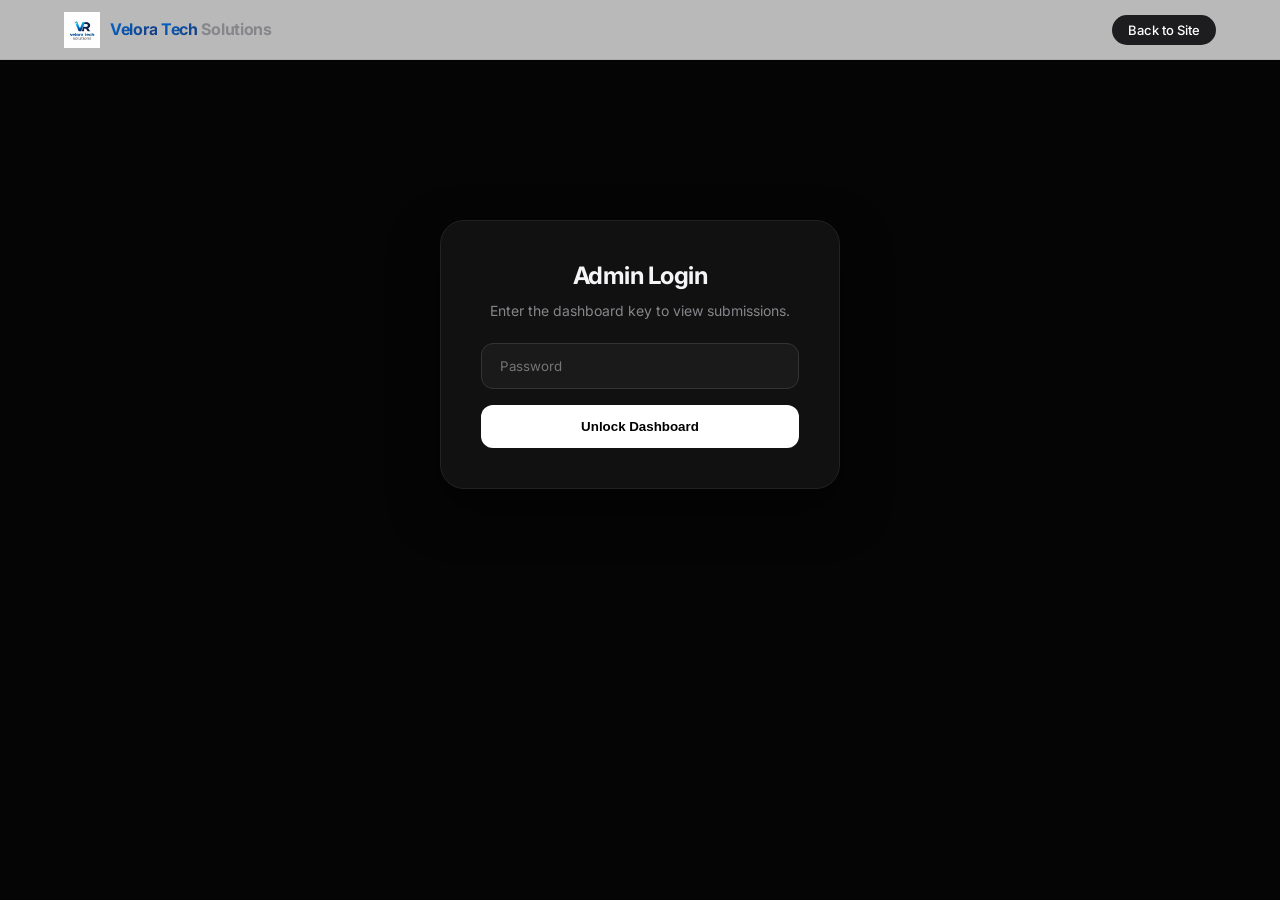
<file: web/admin.html>
<!DOCTYPE html>
<html lang="en">
<head>
  <meta charset="UTF-8">
  <meta name="viewport" content="width=device-width, initial-scale=1.0">
  <title>Admin Dashboard — Velora Tech Solutions</title>
  <link rel="preconnect" href="https://fonts.googleapis.com">
<link rel="preconnect" href="https://fonts.gstatic.com" crossorigin>
<link href="https://fonts.googleapis.com/css2?family=Inter:wght@300;400;500;600;700;800;900&display=swap" rel="stylesheet">
<link rel="stylesheet" href="style.css">
  <style>
    /* Admin Specific Styling */
    body {
      background-color: #050505;
      color: #f5f5f7;
      min-height: 100vh;
      display: flex;
      flex-direction: column;
    }
    .admin-container {
      max-width: 1200px;
      margin: 100px auto 40px;
      padding: 0 24px;
      width: 100%;
      flex: 1;
    }
    
    /* Login Form styling */
    .login-box {
      max-width: 400px;
      margin: 120px auto;
      padding: 40px;
      border-radius: 24px;
      background: #111;
      border: 1px solid #222;
      text-align: center;
      box-shadow: 0 20px 48px rgba(0,0,0,0.5);
    }
    .login-box h2 {
      margin-bottom: 12px;
      font-size: 24px;
      font-weight: 700;
      letter-spacing: -0.5px;
    }
    .login-box p {
      color: var(--gray-400);
      font-size: 14px;
      margin-bottom: 24px;
    }
    .login-box input {
      width: 100%;
      padding: 14px 18px;
      border-radius: 12px;
      border: 1px solid #333;
      background: #1a1a1a;
      color: #fff;
      font-family: inherit;
      margin-bottom: 16px;
      outline: none;
      box-sizing: border-box;
    }
    .login-box input:focus {
      border-color: var(--accent-blue);
    }
    .login-box button {
      width: 100%;
      padding: 14px;
      border-radius: 12px;
      border: none;
      background: #fff;
      color: #000;
      font-weight: 600;
      cursor: pointer;
      transition: background 0.2s, transform 0.15s;
    }
    .login-box button:hover {
      background: #e0e0e5;
      transform: scale(1.02);
    }
    .login-error {
      color: #ff453a;
      font-size: 14px;
      margin-top: 12px;
      display: none;
    }

    /* Dashboard styling */
    #dashboardView {
      display: none;
    }
    .dashboard-header {
      display: flex;
      justify-content: space-between;
      align-items: center;
      margin-bottom: 40px;
      flex-wrap: wrap;
      gap: 20px;
    }
    .dashboard-title h2 {
      font-size: 32px;
      font-weight: 800;
      letter-spacing: -1px;
      background: linear-gradient(135deg, #fff 0%, rgba(255,255,255,0.7) 100%);
      -webkit-background-clip: text;
      -webkit-text-fill-color: transparent;
    }
    .dashboard-title p {
      color: var(--gray-400);
      margin-top: 4px;
      font-size: 14px;
    }
    .header-actions {
      display: flex;
      gap: 12px;
    }
    .btn-action {
      padding: 10px 20px;
      border-radius: 980px;
      font-size: 13px;
      font-weight: 500;
      cursor: pointer;
      border: 1px solid #333;
      background: #111;
      color: #fff;
      transition: all 0.2s;
      display: inline-flex;
      align-items: center;
      gap: 6px;
    }
    .btn-action:hover {
      background: #1a1a1a;
      border-color: #555;
    }
    .btn-action-primary {
      background: #fff;
      color: #000;
      border-color: #fff;
    }
    .btn-action-primary:hover {
      background: #e0e0e5;
      color: #000;
      border-color: #e0e0e5;
    }
    .btn-danger-outline {
      border-color: rgba(255, 69, 58, 0.4);
      color: #ff453a;
    }
    .btn-danger-outline:hover {
      background: rgba(255, 69, 58, 0.1);
      border-color: #ff453a;
    }
    
    /* Metrics Grid */
    .metrics-grid {
      display: grid;
      grid-template-columns: repeat(auto-fit, minmax(220px, 1fr));
      gap: 20px;
      margin-bottom: 40px;
    }
    .metric-card {
      background: #111;
      border: 1px solid #222;
      padding: 24px;
      border-radius: 20px;
    }
    .metric-card h3 {
      font-size: 13px;
      font-weight: 500;
      color: var(--gray-400);
      margin-bottom: 8px;
      text-transform: uppercase;
      letter-spacing: 0.5px;
    }
    .metric-value {
      font-size: 36px;
      font-weight: 800;
      background: linear-gradient(135deg, #fff, var(--gray-400));
      -webkit-background-clip: text;
      -webkit-text-fill-color: transparent;
    }

    /* Filters and Search */
    .controls-row {
      display: flex;
      justify-content: space-between;
      align-items: center;
      margin-bottom: 24px;
      flex-wrap: wrap;
      gap: 16px;
    }
    .filter-chips {
      display: flex;
      gap: 8px;
    }
    .filter-chip {
      padding: 6px 16px;
      border-radius: 980px;
      font-size: 13px;
      font-weight: 500;
      cursor: pointer;
      border: 1px solid #222;
      background: #111;
      color: var(--gray-400);
      transition: all 0.2s;
    }
    .filter-chip.active, .filter-chip:hover {
      background: #fff;
      color: #000;
      border-color: #fff;
    }
    .search-wrapper {
      position: relative;
      min-width: 280px;
    }
    .search-input {
      width: 100%;
      padding: 10px 16px;
      border-radius: 980px;
      border: 1px solid #222;
      background: #111;
      color: #fff;
      outline: none;
      font-size: 14px;
      box-sizing: border-box;
    }
    .search-input:focus {
      border-color: var(--accent-blue);
    }

    /* Leads Table */
    .table-container {
      background: #111;
      border: 1px solid #222;
      border-radius: 20px;
      overflow-x: auto;
      margin-bottom: 40px;
    }
    table {
      width: 100%;
      border-collapse: collapse;
      text-align: left;
      font-size: 14px;
    }
    th, td {
      padding: 16px 24px;
      border-bottom: 1px solid #222;
      white-space: nowrap;
    }
    th {
      font-weight: 600;
      color: var(--gray-400);
      background: #161616;
    }
    tr:last-child td {
      border-bottom: none;
    }
    tr.clickable:hover {
      background: #181818;
      cursor: pointer;
    }
    .tag-badge {
      display: inline-block;
      padding: 3px 8px;
      border-radius: 6px;
      font-size: 11px;
      font-weight: 600;
      text-transform: uppercase;
      letter-spacing: 0.5px;
    }
    .tag-ai { background: rgba(0, 102, 204, 0.15); color: #0088ff; }
    .tag-saas { background: rgba(110, 64, 201, 0.15); color: #af85ff; }
    .tag-web { background: rgba(160, 160, 165, 0.15); color: #e0e0e5; }
    .tag-mobile { background: rgba(254, 248, 232, 0.1); color: #ffcc00; }
    .tag-branding { background: rgba(254, 232, 232, 0.1); color: #ff453a; }
    .tag-chatbot { background: rgba(232, 254, 254, 0.1); color: #64ffda; }
    .tag-internship { background: rgba(52, 199, 89, 0.15); color: #30d158; }
    .tag-other { background: rgba(142, 142, 147, 0.15); color: #8e8e93; }

    /* Modal styling */
    .modal-backdrop {
      position: fixed;
      inset: 0;
      background: rgba(0,0,0,0.85);
      backdrop-filter: blur(8px);
      z-index: 2000;
      display: none;
      align-items: center;
      justify-content: center;
      padding: 24px;
    }
    .modal-backdrop.show {
      display: flex;
    }
    .modal-content {
      background: #111;
      border: 1px solid #222;
      width: 100%;
      max-width: 600px;
      border-radius: 24px;
      overflow: hidden;
      box-shadow: 0 32px 64px rgba(0,0,0,0.7);
      animation: modalFade 0.3s ease;
    }
    @keyframes modalFade {
      from { opacity: 0; transform: scale(0.95); }
      to { opacity: 1; transform: scale(1); }
    }
    .modal-header {
      padding: 24px;
      border-bottom: 1px solid #222;
      display: flex;
      justify-content: space-between;
      align-items: center;
    }
    .modal-header h3 {
      font-size: 20px;
      font-weight: 700;
      letter-spacing: -0.5px;
    }
    .modal-close-btn {
      background: none;
      border: none;
      color: var(--gray-400);
      font-size: 24px;
      cursor: pointer;
    }
    .modal-body {
      padding: 24px;
      display: flex;
      flex-direction: column;
      gap: 16px;
      max-height: 450px;
      overflow-y: auto;
    }
    .modal-detail-row {
      display: grid;
      grid-template-columns: 140px 1fr;
      font-size: 14px;
      border-bottom: 1px solid #1a1a1a;
      padding-bottom: 12px;
    }
    .modal-detail-row:last-child {
      border-bottom: none;
    }
    .detail-label {
      color: var(--gray-400);
      font-weight: 500;
    }
    .detail-val {
      color: #fff;
      white-space: pre-wrap;
      word-break: break-word;
    }
    .modal-footer {
      padding: 20px 24px;
      border-top: 1px solid #222;
      display: flex;
      justify-content: space-between;
    }
    
    /* Empty State */
    .empty-state {
      padding: 80px 24px;
      text-align: center;
      color: var(--gray-400);
    }
    .empty-state-icon {
      font-size: 48px;
      margin-bottom: 16px;
    }
  </style>
</head>
<body>

  <!-- NAVBAR -->
  <header class="navbar">
    <div class="nav-inner">
      <a href="index.html" class="nav-logo"><img src="logo.png" alt="Velora Tech Solutions" width="1024" height="1024" decoding="async"><span class="nav-logo-text"><span class="brand-velora">Velora</span> <span class="brand-tech">Tech</span> <span class="brand-solutions">Solutions</span></span></a>
      <div class="nav-actions">
        <a href="index.html" class="btn-nav">Back to Site</a>
      </div>
    </div>
  </header>

  <div class="admin-container">
    
    <!-- LOGIN VIEW -->
    <div id="loginView" class="login-box">
      <h2>Admin Login</h2>
      <p>Enter the dashboard key to view submissions.</p>
      <form id="loginForm">
        <input type="password" id="passwordInput" placeholder="Password" required autocomplete="current-password">
        <button type="submit">Unlock Dashboard</button>
      </form>
      <div id="loginError" class="login-error">Incorrect password. Please try again.</div>
    </div>

    <!-- DASHBOARD VIEW -->
    <div id="dashboardView">
      <div class="dashboard-header">
        <div class="dashboard-title">
          <h2>Submissions Dashboard</h2>
          <p>Manage contact inquiries and internship applications.</p>
        </div>
        <div class="header-actions">
          <button class="btn-action btn-action-primary" onclick="downloadCSV()">
            📥 Download CSV
          </button>
          <button class="btn-action" onclick="logout()">
            🔒 Logout
          </button>
        </div>
      </div>

      <!-- Metrics Grid -->
      <div class="metrics-grid">
        <div class="metric-card">
          <h3>Total Submissions</h3>
          <div class="metric-value" id="metricTotal">0</div>
        </div>
        <div class="metric-card">
          <h3>Project Leads</h3>
          <div class="metric-value" id="metricProjects">0</div>
        </div>
        <div class="metric-card">
          <h3>Internship Applications</h3>
          <div class="metric-value" id="metricInternships">0</div>
        </div>
      </div>

      <!-- Controls -->
      <div class="controls-row">
        <div class="filter-chips">
          <div class="filter-chip active" data-filter="all" onclick="setFilter('all')">All</div>
          <div class="filter-chip" data-filter="projects" onclick="setFilter('projects')">Projects</div>
          <div class="filter-chip" data-filter="internship" onclick="setFilter('internship')">Internships</div>
        </div>
        <div class="search-wrapper">
          <input type="text" id="searchInput" class="search-input" placeholder="Search by name, email, or message..." oninput="handleSearch()">
        </div>
      </div>

      <!-- Table -->
      <div class="table-container">
        <table id="leadsTable">
          <thead>
            <tr>
              <th>Timestamp</th>
              <th>Name</th>
              <th>Email</th>
              <th>Company / Institution</th>
              <th>Service / Option</th>
              <th>Budget / Domain</th>
            </tr>
          </thead>
          <tbody id="tableBody">
            <!-- Dynamic rows will go here -->
          </tbody>
        </table>
        <div id="emptyState" class="empty-state" style="display: none;">
          <div class="empty-state-icon">📂</div>
          <p>No submissions found matching criteria.</p>
        </div>
      </div>
    </div>

  </div>

  <!-- DETAILS MODAL -->
  <div class="modal-backdrop" id="detailsModal" onclick="if(event.target === this) closeModal()">
    <div class="modal-content">
      <div class="modal-header">
        <h3 id="modalTitle">Submission Details</h3>
        <button class="modal-close-btn" onclick="closeModal()">✕</button>
      </div>
      <div class="modal-body" id="modalBody">
        <!-- Filled dynamically -->
      </div>
      <div class="modal-footer">
        <button class="btn-action btn-danger-outline" id="deleteBtn">
          🗑️ Delete Submission
        </button>
        <button class="btn-action" onclick="closeModal()">
          Close
        </button>
      </div>
    </div>
  </div>

  <div class="notification" id="notification"></div>

  <script>
    let submissions = [];
    let currentFilter = 'all';
    let searchQuery = '';
    let selectedSubId = null;

    const tokenKey = 'velora-admin-token';

    document.getElementById('loginForm').addEventListener('submit', function(e) {
      e.preventDefault();
      const pw = document.getElementById('passwordInput').value;
      sessionStorage.setItem(tokenKey, pw);
      loadDashboard();
    });

    function logout() {
      sessionStorage.removeItem(tokenKey);
      document.getElementById('passwordInput').value = '';
      document.getElementById('loginView').style.display = 'block';
      document.getElementById('dashboardView').style.display = 'none';
      submissions = [];
    }

    function loadDashboard() {
      const token = sessionStorage.getItem(tokenKey);
      if (!token) {
        document.getElementById('loginView').style.display = 'block';
        document.getElementById('dashboardView').style.display = 'none';
        return;
      }

      fetch('/api/submissions', {
        headers: {
          'X-Admin-Token': token
        }
      })
      .then(res => {
        if (!res.ok) {
          throw new Error('Unauthorized');
        }
        return res.json();
      })
      .then(data => {
        submissions = data.submissions || [];
        document.getElementById('loginView').style.display = 'none';
        document.getElementById('dashboardView').style.display = 'block';
        document.getElementById('loginError').style.display = 'none';
        updateMetrics();
        renderTable();
      })
      .catch(err => {
        console.error(err);
        sessionStorage.removeItem(tokenKey);
        document.getElementById('loginError').style.display = 'block';
        document.getElementById('loginView').style.display = 'block';
        document.getElementById('dashboardView').style.display = 'none';
      });
    }

    function updateMetrics() {
      document.getElementById('metricTotal').textContent = submissions.length;
      
      const projectsCount = submissions.filter(s => s.service && s.service !== 'internship').length;
      document.getElementById('metricProjects').textContent = projectsCount;

      const internshipsCount = submissions.filter(s => s.service === 'internship').length;
      document.getElementById('metricInternships').textContent = internshipsCount;
    }

    function setFilter(filter) {
      currentFilter = filter;
      document.querySelectorAll('.filter-chip').forEach(chip => {
        chip.classList.toggle('active', chip.dataset.filter === filter);
      });
      renderTable();
    }

    function handleSearch() {
      searchQuery = document.getElementById('searchInput').value.toLowerCase().trim();
      renderTable();
    }

    function getServiceTagClass(service) {
      if (!service) return 'tag-other';
      if (service === 'internship') return 'tag-internship';
      if (['ai', 'chatbot'].includes(service)) return 'tag-ai';
      if (service === 'saas') return 'tag-saas';
      if (service === 'web') return 'tag-web';
      if (service === 'mobile') return 'tag-mobile';
      if (service === 'branding') return 'tag-branding';
      return 'tag-other';
    }

    function getServiceLabel(service) {
      const labels = {
        'ai': 'AI Automation',
        'saas': 'SaaS Development',
        'web': 'Website Design',
        'mobile': 'Mobile App',
        'branding': 'Branding & UI/UX',
        'chatbot': 'AI Chatbot',
        'internship': 'Internship Program',
        'other': 'Something Else'
      };
      return labels[service] || service || 'Unknown';
    }

    function renderTable() {
      const tbody = document.getElementById('tableBody');
      tbody.innerHTML = '';

      const filtered = submissions.filter(s => {
        // Apply category filter
        if (currentFilter === 'projects' && s.service === 'internship') return false;
        if (currentFilter === 'internship' && s.service !== 'internship') return false;

        // Apply search query
        if (searchQuery) {
          const fullName = `${s.first_name} ${s.last_name}`.toLowerCase();
          const email = (s.email || '').toLowerCase();
          const company = (s.company || '').toLowerCase();
          const message = (s.message || '').toLowerCase();
          const service = getServiceLabel(s.service).toLowerCase();
          
          return fullName.includes(searchQuery) || 
                 email.includes(searchQuery) || 
                 company.includes(searchQuery) || 
                 message.includes(searchQuery) ||
                 service.includes(searchQuery);
        }

        return true;
      });

      if (filtered.length === 0) {
        document.getElementById('emptyState').style.display = 'block';
        document.getElementById('leadsTable').style.display = 'none';
        return;
      }

      document.getElementById('emptyState').style.display = 'none';
      document.getElementById('leadsTable').style.display = 'table';

      filtered.forEach(s => {
        const tr = document.createElement('tr');
        tr.className = 'clickable';
        tr.onclick = () => openModal(s.id);

        const date = formatTimestamp(s.timestamp);
        
        tr.innerHTML = `
          <td>${date}</td>
          <td><strong>${escapeHtml(s.first_name)} ${escapeHtml(s.last_name)}</strong></td>
          <td><a href="mailto:${escapeHtml(s.email)}" onclick="event.stopPropagation()">${escapeHtml(s.email)}</a></td>
          <td>${escapeHtml(s.company || '—')}</td>
          <td><span class="tag-badge ${getServiceTagClass(s.service)}">${getServiceLabel(s.service)}</span></td>
          <td>${escapeHtml(s.budget || '—')}</td>
        `;
        tbody.appendChild(tr);
      });
    }

    function openModal(id) {
      const s = submissions.find(item => item.id === id);
      if (!s) return;
      selectedSubId = id;
      
      const date = formatTimestamp(s.timestamp);
      const modalBody = document.getElementById('modalBody');
      
      const isInternship = s.service === 'internship';
      const companyLabel = isInternship ? 'College / University' : 'Company / Org';

      modalBody.innerHTML = `
        <div class="modal-detail-row">
          <span class="detail-label">Received Date</span>
          <span class="detail-val">${date}</span>
        </div>
        <div class="modal-detail-row">
          <span class="detail-label">Full Name</span>
          <span class="detail-val">${escapeHtml(s.first_name)} ${escapeHtml(s.last_name)}</span>
        </div>
        <div class="modal-detail-row">
          <span class="detail-label">Email Address</span>
          <span class="detail-val"><a href="mailto:${escapeHtml(s.email)}">${escapeHtml(s.email)}</a></span>
        </div>
        <div class="modal-detail-row">
          <span class="detail-label">${companyLabel}</span>
          <span class="detail-val">${escapeHtml(s.company || '—')}</span>
        </div>
        <div class="modal-detail-row">
          <span class="detail-label">Category Option</span>
          <span class="detail-val"><span class="tag-badge ${getServiceTagClass(s.service)}">${getServiceLabel(s.service)}</span></span>
        </div>
        ${isInternship ? `
        <div class="modal-detail-row">
          <span class="detail-label">Internship Course</span>
          <span class="detail-val">${escapeHtml(s.budget || '—')}</span>
        </div>
        ` : `
        <div class="modal-detail-row">
          <span class="detail-label">Project Budget</span>
          <span class="detail-val">${escapeHtml(s.budget || '—')}</span>
        </div>
        `}
        <div class="modal-detail-row" style="grid-template-columns: 1fr; gap: 8px; border-bottom: none;">
          <span class="detail-label">${isInternship ? 'Motivation & Skills Statement' : 'Project Description / Message'}</span>
          <div class="detail-val" style="background: #1a1a1a; padding: 16px; border-radius: 12px; margin-top: 4px;">${escapeHtml(s.message)}</div>
        </div>
      `;

      document.getElementById('deleteBtn').onclick = () => deleteSubmission(s.id);
      document.getElementById('detailsModal').classList.add('show');
    }

    function closeModal() {
      document.getElementById('detailsModal').classList.remove('show');
      selectedSubId = null;
    }

    function deleteSubmission(id) {
      if (!confirm('Are you sure you want to delete this submission? This action cannot be undone.')) {
        return;
      }
      
      const token = sessionStorage.getItem(tokenKey);
      fetch(`/api/submissions/${id}`, {
        method: 'DELETE',
        headers: {
          'X-Admin-Token': token
        }
      })
      .then(res => {
        if (!res.ok) throw new Error('Failed to delete');
        return res.json();
      })
      .then(data => {
        showNotification('✓ Submission deleted successfully.');
        closeModal();
        loadDashboard();
      })
      .catch(err => {
        console.error(err);
        showNotification('✗ Error deleting submission. Please try again.');
      });
    }

    function downloadCSV() {
      if (submissions.length === 0) {
        showNotification('⚠ No data available to download.');
        return;
      }
      let csv = 'ID,Timestamp,First Name,Last Name,Email,Company/Institution,Service Option,Budget,Message\n';
      submissions.forEach(s => {
        let firstName = `"${(s.first_name || '').replace(/"/g, '""')}"`;
        let lastName = `"${(s.last_name || '').replace(/"/g, '""')}"`;
        let email = `"${(s.email || '').replace(/"/g, '""')}"`;
        let company = `"${(s.company || '').replace(/"/g, '""')}"`;
        let service = `"${getServiceLabel(s.service).replace(/"/g, '""')}"`;
        let budget = `"${(s.budget || '').replace(/"/g, '""')}"`;
        let message = `"${(s.message || '').replace(/"/g, '""').replace(/\r?\n/g, '\n')}"`;
        csv += `${s.id},"${s.timestamp}",${firstName},${lastName},${email},${company},${service},${budget},${message}\n`;
      });
      const blob = new Blob([csv], { type: 'text/csv;charset=utf-8;' });
      const url = window.URL.createObjectURL(blob);
      const a = document.createElement('a');
      a.setAttribute('href', url);
      a.setAttribute('download', 'velora_leads_export.csv');
      a.click();
      showNotification('✓ Exported CSV successfully!');
    }

    function showNotification(msg) {
      const n = document.getElementById('notification');
      n.textContent = msg;
      n.classList.add('show');
      setTimeout(() => n.classList.remove('show'), 4000);
    }

    function formatTimestamp(timestampStr) {
      if (!timestampStr) return '—';
      let cleanStr = timestampStr;
      if (!cleanStr.includes('T') && !cleanStr.includes('Z')) {
        cleanStr = cleanStr.replace(' ', 'T') + 'Z';
      }
      const dateObj = new Date(cleanStr);
      if (isNaN(dateObj.getTime())) {
        return timestampStr;
      }
      return dateObj.toLocaleString('en-US', {
        year: 'numeric',
        month: 'numeric',
        day: 'numeric',
        hour: 'numeric',
        minute: '2-digit',
        second: '2-digit',
        hour12: true
      });
    }

    function escapeHtml(str) {
      if (!str) return '';
      return str
        .replace(/&/g, "&amp;")
        .replace(/</g, "&lt;")
        .replace(/>/g, "&gt;")
        .replace(/"/g, "&quot;")
        .replace(/'/g, "&#039;");
    }

    // Auto-load on page load
    window.addEventListener('load', loadDashboard);
  </script>
</body>
</html>
</file>
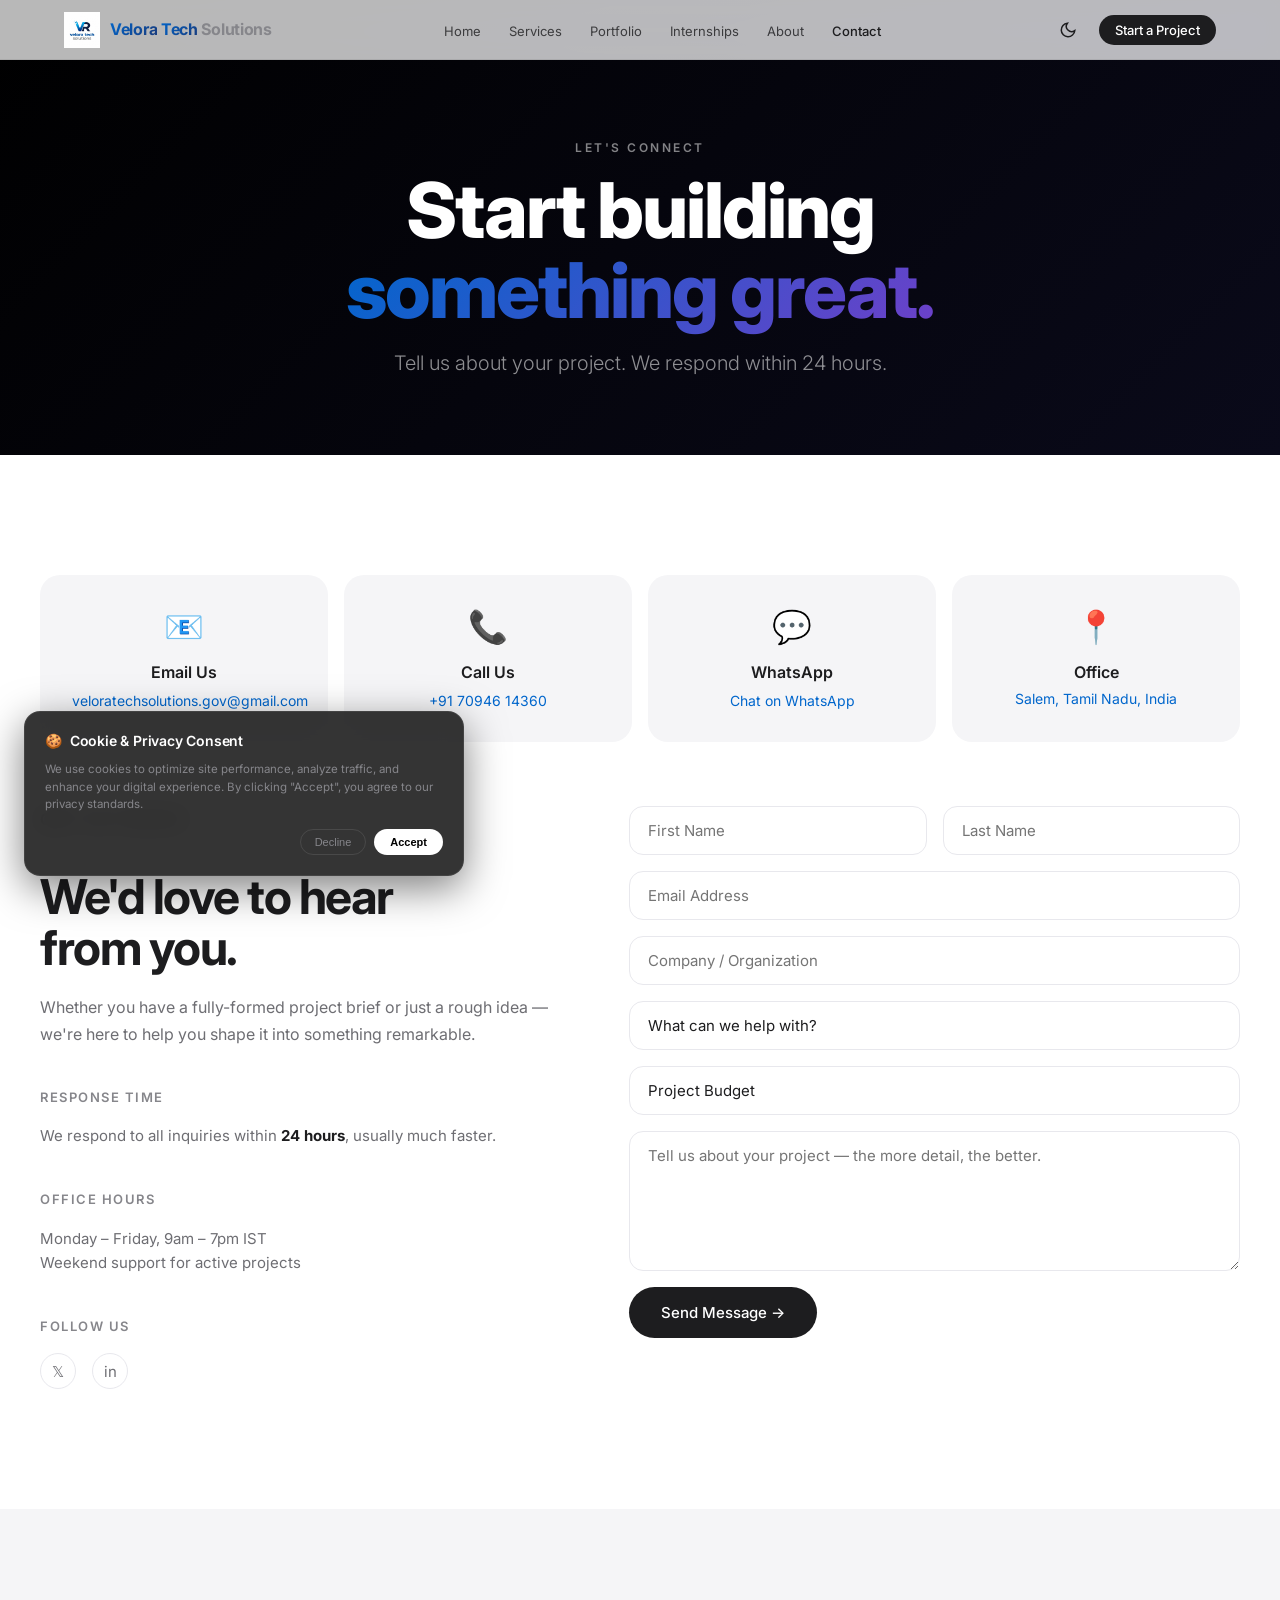
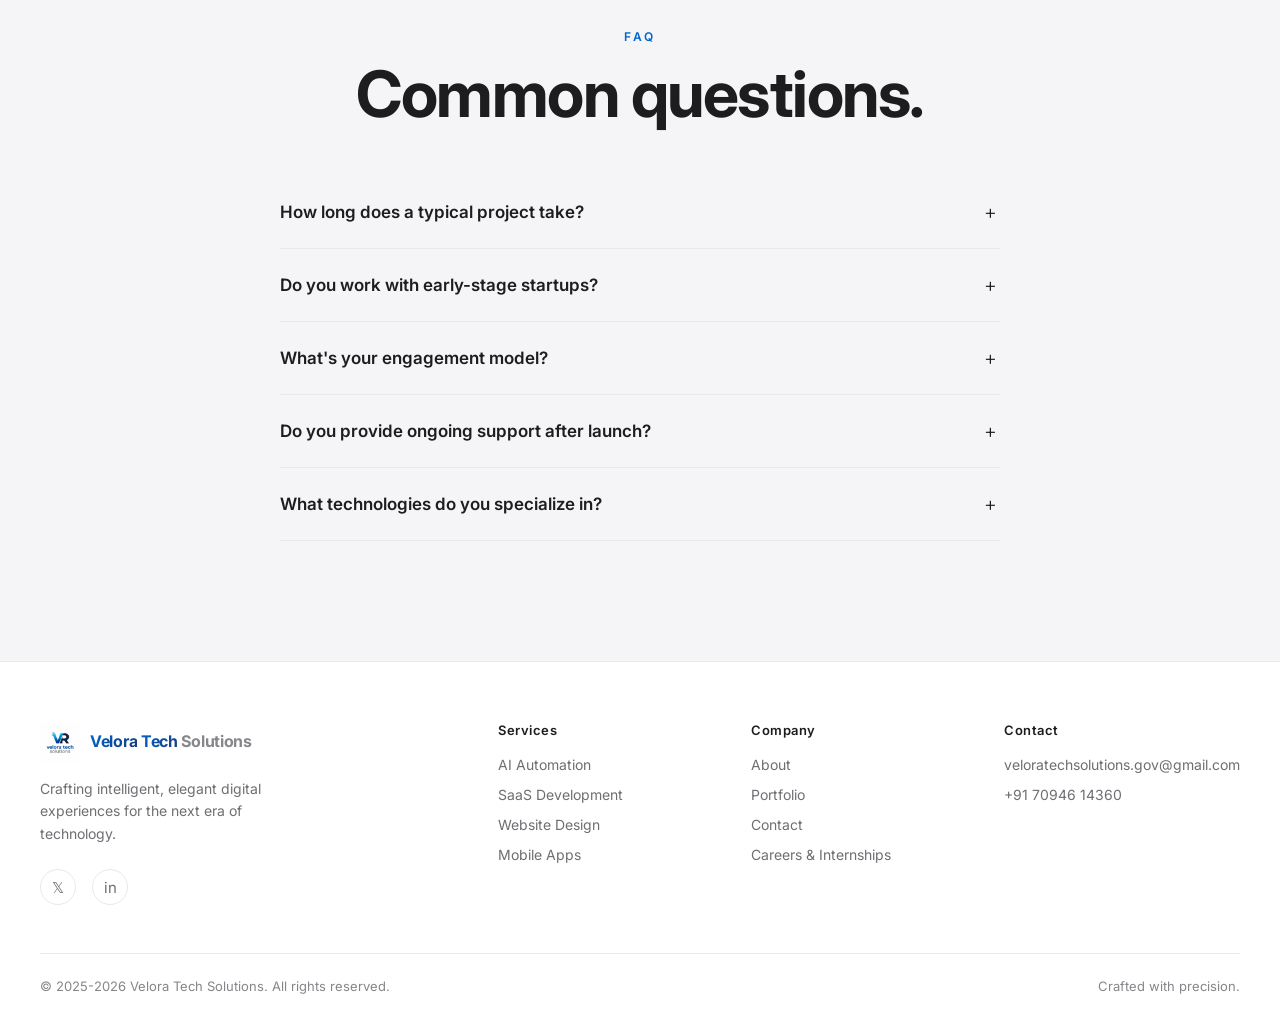
<file: web/contact.html>
<!DOCTYPE html>
<html lang="en">
<head>
<meta charset="UTF-8">
<meta name="viewport" content="width=device-width,initial-scale=1">
<title>Contact — Velora Tech Solutions</title>
<meta name="description" content="Start a project with Velora Tech Solutions. Let's build something extraordinary together.">
<link rel="preconnect" href="https://fonts.googleapis.com">
<link rel="preconnect" href="https://fonts.gstatic.com" crossorigin>
<link href="https://fonts.googleapis.com/css2?family=Inter:wght@300;400;500;600;700;800;900&display=swap" rel="stylesheet">
<link rel="stylesheet" href="style.css">
<link rel="icon" href="data:image/svg+xml,<svg xmlns='http://www.w3.org/2000/svg' viewBox='0 0 32 32'><rect width='32' height='32' rx='8' fill='%230066cc'/><text x='6' y='23' font-size='20' font-family='sans-serif' font-weight='bold' fill='white'>V</text></svg>">
<style>
.faq-item{border-bottom:1px solid var(--gray-200);overflow:hidden}
body.dark .faq-item{border-bottom-color:#222}
.faq-question{width:100%;background:none;border:none;text-align:left;padding:24px 0;font-size:17px;font-weight:600;color:var(--gray-900);cursor:pointer;display:flex;justify-content:space-between;align-items:center;font-family:'Inter',sans-serif;gap:16px;transition:color .2s}
body.dark .faq-question{color:#f5f5f7}
.faq-question:hover{color:var(--accent-blue)}
.faq-icon{font-size:20px;font-weight:300;min-width:20px;text-align:center;transition:transform .3s}
.faq-answer{max-height:0;overflow:hidden;transition:max-height .4s ease,padding .4s ease}
.faq-answer p{font-size:15px;color:var(--gray-600);line-height:1.65;padding-bottom:24px}
.faq-item.open .faq-icon{transform:rotate(45deg)}
.faq-item.open .faq-answer{max-height:200px}
.contact-option-grid{display:grid;grid-template-columns:repeat(auto-fit,minmax(200px,1fr));gap:16px;margin-bottom:60px}
.contact-option{padding:32px;border-radius:20px;background:var(--gray-100);text-align:center;transition:transform .3s,box-shadow .3s}
body.dark .contact-option{background:#111}
.contact-option:hover{transform:translateY(-4px);box-shadow:0 16px 40px rgba(0,0,0,.1)}
.contact-option-icon{font-size:32px;margin-bottom:16px;display:block}
.contact-option h4{font-size:16px;font-weight:600;color:var(--gray-900);margin-bottom:8px}
body.dark .contact-option h4{color:#f5f5f7}
.contact-option a,.contact-option p{font-size:14px;color:var(--accent-blue);text-decoration:none}
select{-webkit-appearance:none;appearance:none;background-image:url("data:image/svg+xml,%3Csvg xmlns='http://www.w3.org/2000/svg' width='12' height='8' viewBox='0 0 12 8'%3E%3Cpath d='M1 1l5 5 5-5' stroke='%2386868b' stroke-width='1.5' fill='none' stroke-linecap='round'/%3E%3C/svg%3E");background-repeat:no-repeat;background-position:right 16px center}
</style>
</head>
<body>

<div id="loader"><div class="loader-inner"><div class="loader-logo">Velora Tech Solutions</div><div class="loader-bar"><div class="loader-fill"></div></div></div></div>

<nav class="mobile-nav" id="mobileNav">
  <button class="mobile-close" id="mobileClose" aria-label="Close menu">✕</button>
  <a href="index.html" onclick="closeMobileNav()">Home</a>
  <a href="services.html" onclick="closeMobileNav()">Services</a>
  <a href="portfolio.html" onclick="closeMobileNav()">Portfolio</a>
  <a href="internship.html" onclick="closeMobileNav()">Internships</a>
  <a href="about.html" onclick="closeMobileNav()">About</a>
  <a href="contact.html" onclick="closeMobileNav()">Contact</a>
</nav>

<header class="navbar">
  <div class="nav-inner">
    <a href="index.html" class="nav-logo"><img src="logo.png" alt="Velora Tech Solutions" width="1024" height="1024" decoding="async"><span class="nav-logo-text"><span class="brand-velora">Velora</span> <span class="brand-tech">Tech</span> <span class="brand-solutions">Solutions</span></span></a>
    <ul class="nav-links">
      <li><a href="index.html" class="nav-link">Home</a></li>
      <li><a href="services.html" class="nav-link">Services</a></li>
      <li><a href="portfolio.html" class="nav-link">Portfolio</a></li>
      <li><a href="internship.html" class="nav-link">Internships</a></li>
      <li><a href="about.html" class="nav-link">About</a></li>
      <li><a href="contact.html" class="nav-link active">Contact</a></li>
    </ul>
    <div class="nav-actions">
      <button class="dark-toggle" id="darkToggle" aria-label="Toggle dark mode">
        <svg width="18" height="18" viewBox="0 0 24 24" fill="none" stroke="currentColor" stroke-width="2"><path d="M21 12.79A9 9 0 1 1 11.21 3 7 7 0 0 0 21 12.79z"/></svg>
      </button>
      <a href="contact.html" class="btn-nav">Start a Project</a>
      <button class="hamburger" id="hamburger" aria-label="Open menu" aria-controls="mobileNav" aria-expanded="false"><span></span><span></span><span></span></button>
    </div>
  </div>
</header>

<div class="page-hero" style="background:linear-gradient(135deg,#000 0%,#0a0a1a 100%);color:#fff">
  <p class="page-hero-label reveal" style="color:rgba(255,255,255,.5)">Let's Connect</p>
  <h1 class="page-hero-title reveal reveal-delay-1" style="color:#fff">Start building<br><span style="background:linear-gradient(135deg,#0066cc,#6e40c9);-webkit-background-clip:text;-webkit-text-fill-color:transparent">something great.</span></h1>
  <p class="page-hero-sub reveal reveal-delay-2" style="color:rgba(255,255,255,.55)">Tell us about your project. We respond within 24 hours.</p>
</div>

<section>
  <div class="section-inner">
    <!-- CONTACT OPTIONS -->
    <div class="contact-option-grid">
      <div class="contact-option reveal">
        <span class="contact-option-icon">📧</span>
        <h4>Email Us</h4>
        <a href="mailto:veloratechsolutions.gov@gmail.com">veloratechsolutions.gov@gmail.com</a>
      </div>
      <div class="contact-option reveal reveal-delay-1">
        <span class="contact-option-icon">📞</span>
        <h4>Call Us</h4>
        <a href="tel:+917094614360">+91 70946 14360</a>
      </div>
      <div class="contact-option reveal reveal-delay-2">
        <span class="contact-option-icon">💬</span>
        <h4>WhatsApp</h4>
        <a href="https://wa.me/917094614360" target="_blank" rel="noopener noreferrer">Chat on WhatsApp</a>
      </div>
      <div class="contact-option reveal reveal-delay-3">
        <span class="contact-option-icon">📍</span>
        <h4>Office</h4>
        <p>Salem, Tamil Nadu, India</p>
      </div>
    </div>

    <!-- MAIN CONTACT GRID -->
    <div class="contact-grid">
      <div class="contact-info">
        <p class="section-label reveal">Get In Touch</p>
        <h2 class="section-title reveal reveal-delay-1" style="font-size:clamp(28px,4vw,48px)">We'd love to hear<br>from you.</h2>
        <p class="reveal reveal-delay-2">Whether you have a fully-formed project brief or just a rough idea — we're here to help you shape it into something remarkable.</p>

        <div style="margin-top:40px" class="reveal reveal-delay-3">
          <p style="font-size:13px;font-weight:600;letter-spacing:1.5px;text-transform:uppercase;color:var(--gray-400);margin-bottom:16px">Response Time</p>
          <p style="font-size:15px;color:var(--gray-600)">We respond to all inquiries within <strong style="color:var(--gray-900)">24 hours</strong>, usually much faster.</p>
        </div>

        <div style="margin-top:32px" class="reveal reveal-delay-4">
          <p style="font-size:13px;font-weight:600;letter-spacing:1.5px;text-transform:uppercase;color:var(--gray-400);margin-bottom:16px">Office Hours</p>
          <p style="font-size:15px;color:var(--gray-600)">Monday – Friday, 9am – 7pm IST<br>Weekend support for active projects</p>
        </div>

        <div style="margin-top:40px" class="reveal reveal-delay-5">
          <p style="font-size:13px;font-weight:600;letter-spacing:1.5px;text-transform:uppercase;color:var(--gray-400);margin-bottom:16px">Follow Us</p>
          <div class="social-links">
            <a href="https://x.com/Veloratech_cbe" class="social-link" aria-label="Twitter" target="_blank" rel="noopener noreferrer">𝕏</a>
            <a href="https://www.linkedin.com/in/velora-tech-solutions-265816410/" class="social-link" aria-label="LinkedIn" target="_blank" rel="noopener noreferrer">in</a>
            
            
          </div>
        </div>
      </div>

      <!-- FORM -->
      <div class="reveal reveal-delay-2">
        <form class="contact-form" id="contactForm" novalidate>
          <div class="form-row">
            <input type="text" id="firstName" name="firstName" placeholder="First Name" required autocomplete="given-name">
            <input type="text" id="lastName" name="lastName" placeholder="Last Name" required autocomplete="family-name">
          </div>
          <input type="email" id="email" name="email" placeholder="Email Address" required autocomplete="email">
          <input type="text" id="company" name="company" placeholder="Company / Organization" autocomplete="organization">
          <select id="service" name="service">
            <option value="" disabled selected>What can we help with?</option>
            <option value="ai">AI Automation</option>
            <option value="saas">SaaS Development</option>
            <option value="web">Website Design</option>
            <option value="mobile">Mobile App</option>
            <option value="branding">Branding & UI/UX</option>
            <option value="chatbot">AI Chatbot</option>
            <option value="internship">Internship Program</option>
            <option value="other">Something Else</option>
          </select>
          <select id="internshipDomain" name="internshipDomain" style="display: none;">
            <option value="" disabled selected>Select Internship Domain</option>
            <option value="web">Full-Stack Web Development</option>
            <option value="ai">AI & Machine Learning Engineering</option>
            <option value="mobile">Mobile App Development</option>
            <option value="design">UI/UX & Product Design</option>
            <option value="cloud">SaaS & Cloud Architecture</option>
          </select>
          <select id="budget" name="budget">
            <option value="" disabled selected>Project Budget</option>
            <option value="Under ₹50,000">Under ₹50,000</option>
            <option value="₹50,000 – ₹2,00,000">₹50,000 – ₹2,00,000</option>
            <option value="₹2,00,000 – ₹10,00,000">₹2,00,000 – ₹10,00,000</option>
            <option value="₹10,00,000+">₹10,00,000+</option>
          </select>
          <textarea id="message" name="message" placeholder="Tell us about your project — the more detail, the better." required></textarea>
          <button type="submit" class="btn-submit" id="submitBtn">Send Message →</button>
        </form>
      </div>
    </div>
  </div>
</section>

<!-- FAQ -->
<section class="section-alt">
  <div class="section-inner">
    <p class="section-label reveal text-center">FAQ</p>
    <h2 class="section-title text-center reveal reveal-delay-1">Common questions.</h2>
    <div style="max-width:720px;margin:48px auto 0">
      <div class="faq-item reveal">
        <button class="faq-question" aria-expanded="false">
          How long does a typical project take?
          <span class="faq-icon">+</span>
        </button>
        <div class="faq-answer">
          <p>Most projects range from 6–16 weeks depending on complexity. A landing website might take 3–4 weeks, while a full SaaS platform typically runs 12–20 weeks. We'll give you a detailed timeline after our discovery call.</p>
        </div>
      </div>
      <div class="faq-item reveal reveal-delay-1">
        <button class="faq-question" aria-expanded="false">
          Do you work with early-stage startups?
          <span class="faq-icon">+</span>
        </button>
        <div class="faq-answer">
          <p>Absolutely. We love working with founders at the idea stage — when the right design and technical decisions can define the company's trajectory. We offer startup-friendly packages and milestone-based pricing.</p>
        </div>
      </div>
      <div class="faq-item reveal reveal-delay-2">
        <button class="faq-question" aria-expanded="false">
          What's your engagement model?
          <span class="faq-icon">+</span>
        </button>
        <div class="faq-answer">
          <p>We offer three models: fixed-scope projects, time-and-materials engagements, and dedicated team embeds. We'll recommend the best fit based on your project stage and budget in our initial consultation.</p>
        </div>
      </div>
      <div class="faq-item reveal reveal-delay-3">
        <button class="faq-question" aria-expanded="false">
          Do you provide ongoing support after launch?
          <span class="faq-icon">+</span>
        </button>
        <div class="faq-answer">
          <p>Yes. Every project includes a 30-day post-launch support window at no extra cost. We also offer monthly retainer plans for ongoing feature development, maintenance, and scaling support.</p>
        </div>
      </div>
      <div class="faq-item reveal reveal-delay-4">
        <button class="faq-question" aria-expanded="false">
          What technologies do you specialize in?
          <span class="faq-icon">+</span>
        </button>
        <div class="faq-answer">
          <p>Our core stack includes React/Next.js, Node.js, Python (FastAPI/Django), React Native, Swift, Kotlin, PostgreSQL, and AWS/GCP. On the AI side: OpenAI, Anthropic, Hugging Face, LangChain, and custom PyTorch models.</p>
        </div>
      </div>
    </div>
  </div>
</section>

<footer class="footer">
  <div class="footer-inner">
    <div class="footer-top">
      <div class="footer-brand">
        <a href="index.html" class="nav-logo"><img src="logo.png" alt="Velora Tech Solutions" width="1024" height="1024" decoding="async"><span class="nav-logo-text"><span class="brand-velora">Velora</span> <span class="brand-tech">Tech</span> <span class="brand-solutions">Solutions</span></span></a>
        <p>Crafting intelligent, elegant digital experiences for the next era of technology.</p>
        <div class="social-links" style="margin-top:24px">
          <a href="https://x.com/Veloratech_cbe" class="social-link" target="_blank" rel="noopener noreferrer">𝕏</a><a href="https://www.linkedin.com/in/velora-tech-solutions-265816410/" class="social-link" target="_blank" rel="noopener noreferrer">in</a>
        </div>
      </div>
      <div class="footer-col"><h5>Services</h5><ul class="footer-links"><li><a href="services.html#ai">AI Automation</a></li><li><a href="services.html#saas">SaaS Development</a></li><li><a href="services.html#web">Website Design</a></li><li><a href="services.html#mobile">Mobile Apps</a></li></ul></div>
      <div class="footer-col"><h5>Company</h5><ul class="footer-links"><li><a href="about.html">About</a></li><li><a href="portfolio.html">Portfolio</a></li><li><a href="contact.html">Contact</a></li><li><a href="internship.html">Careers & Internships</a></li></ul></div>
      <div class="footer-col"><h5>Contact</h5><ul class="footer-links"><li><a href="mailto:veloratechsolutions.gov@gmail.com">veloratechsolutions.gov@gmail.com</a></li><li><a href="tel:+917094614360">+91 70946 14360</a></li></ul></div>
    </div>
    <div class="footer-bottom">
      <p>© 2025-2026 Velora Tech Solutions. All rights reserved.</p>
      <p style="font-size:13px;color:var(--gray-400)">Crafted with precision.</p>
    </div>
  </div>
</footer>

<div class="notification" id="notification">✓ Message sent! We'll be in touch soon.</div>

<script src="main.js" defer></script>
<script>
// FAQ accordion
document.querySelectorAll('.faq-question').forEach(btn => {
  btn.addEventListener('click', () => {
    const item = btn.closest('.faq-item');
    const isOpen = item.classList.contains('open');
    document.querySelectorAll('.faq-item').forEach(i => i.classList.remove('open'));
    if (!isOpen) item.classList.add('open');
    btn.setAttribute('aria-expanded', !isOpen);
  });
});
</script>
</body>
</html>
</file>
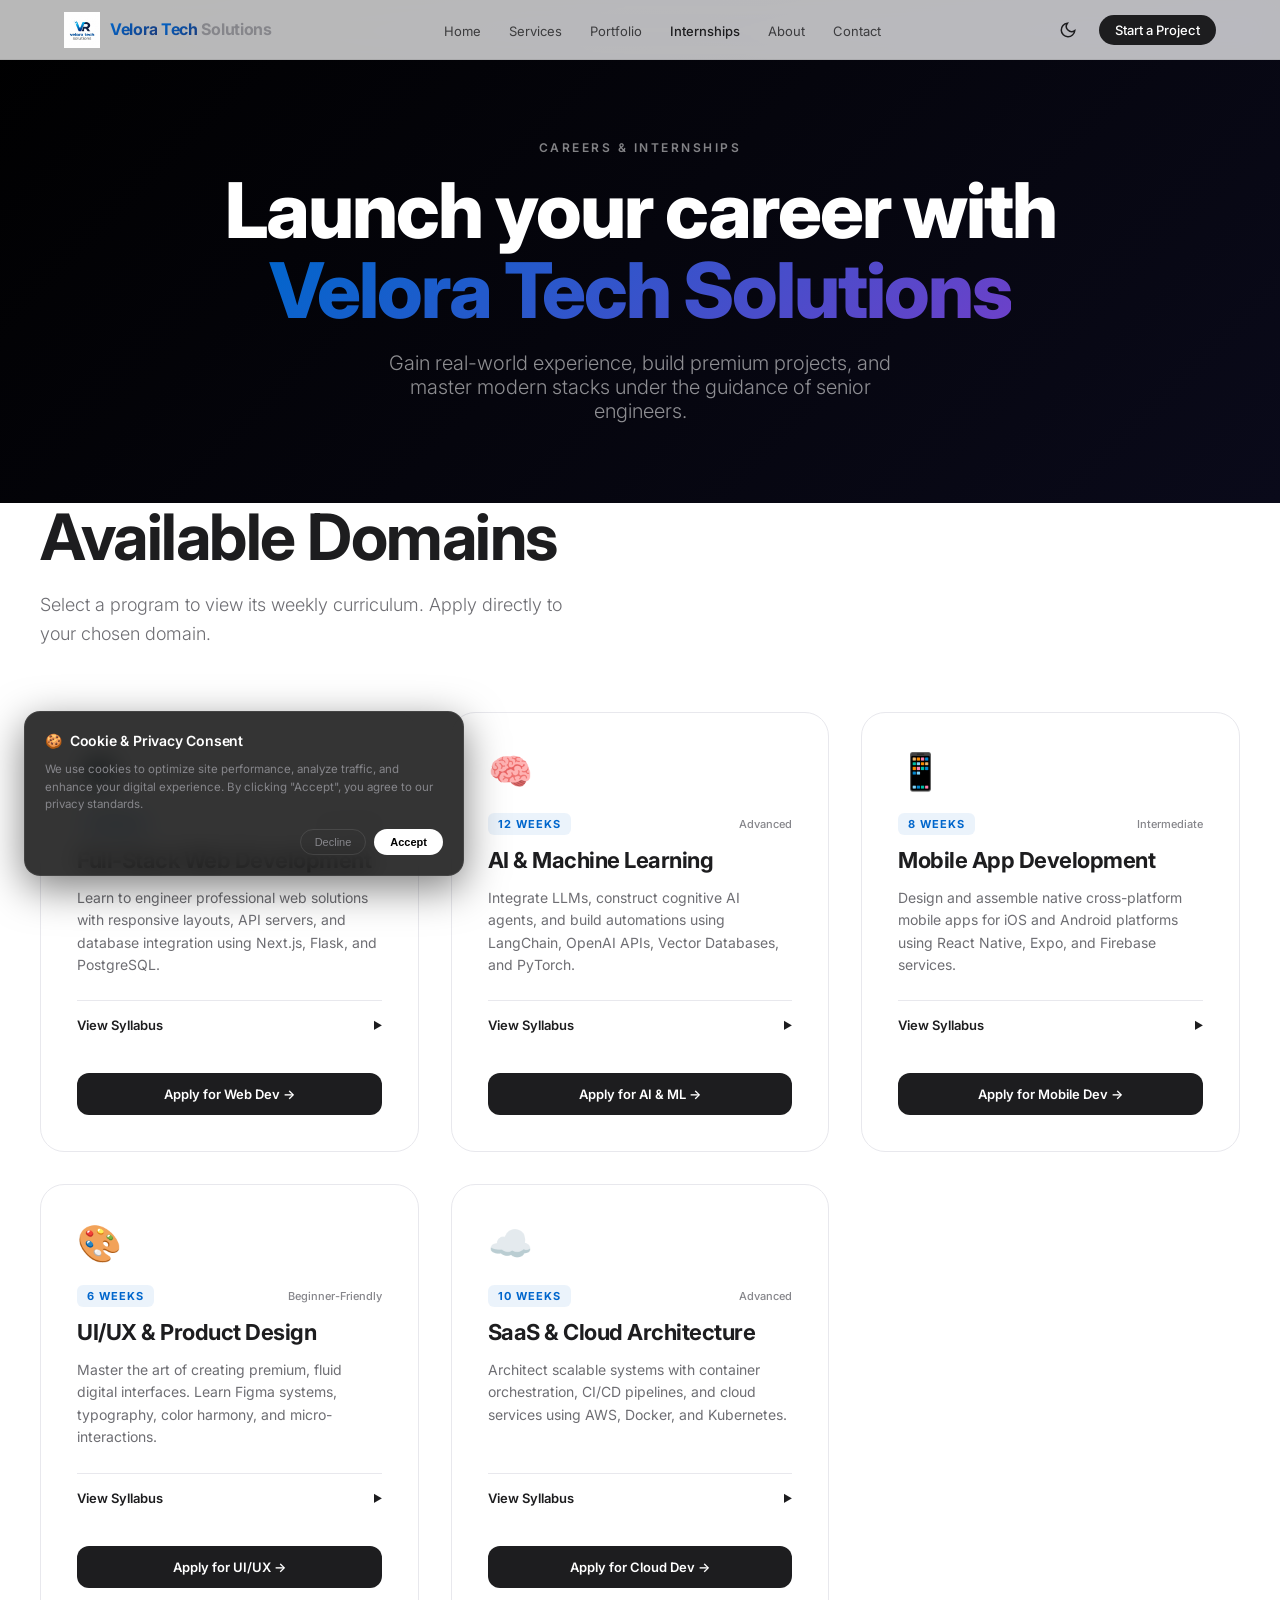
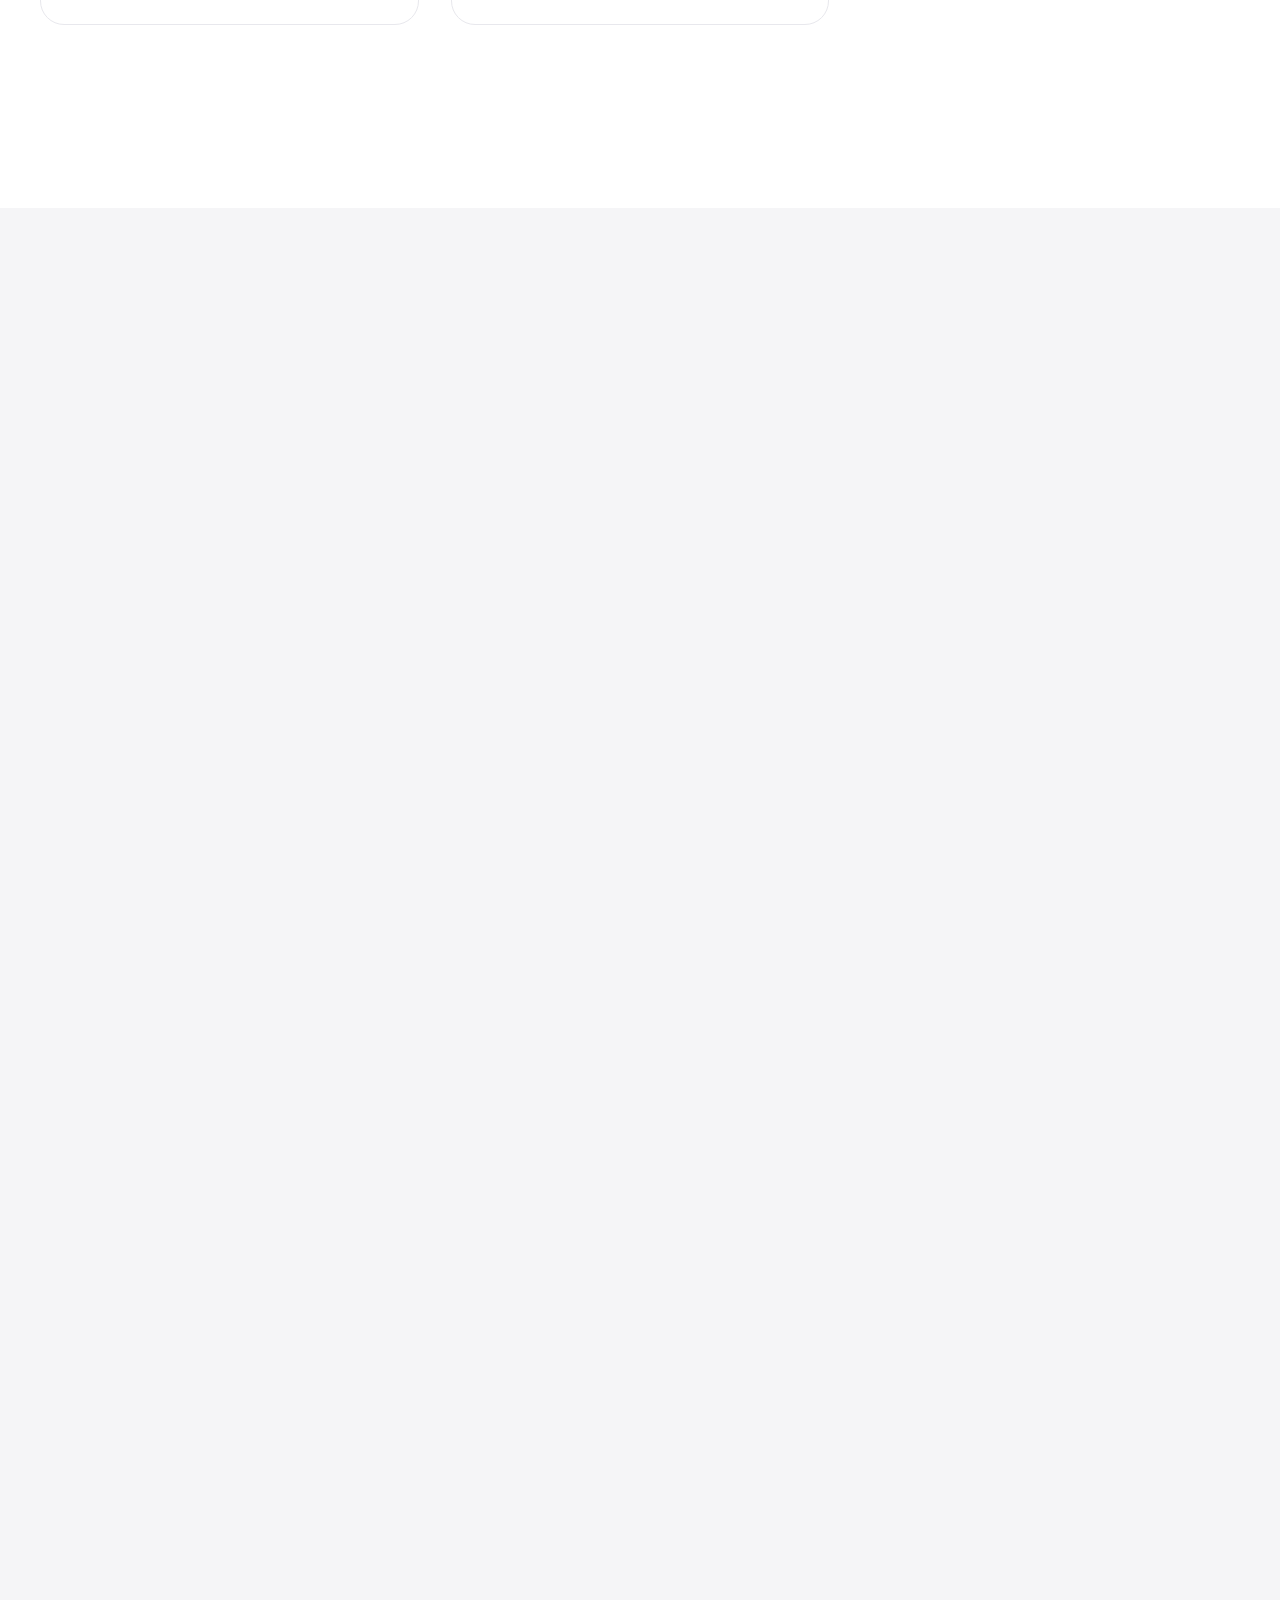
<file: web/internship.html>
<!DOCTYPE html>
<html lang="en">
<head>
<meta charset="UTF-8">
<meta name="viewport" content="width=device-width,initial-scale=1">
<title>Internships & Courses — Velora Tech Solutions</title>
<meta name="description" content="Launch your career with Velora Tech Solutions. Explore our hands-on internship programs and courses in Web Development, AI, Mobile Apps, UI/UX, and SaaS.">
<link rel="preconnect" href="https://fonts.googleapis.com">
<link rel="preconnect" href="https://fonts.gstatic.com" crossorigin>
<link href="https://fonts.googleapis.com/css2?family=Inter:wght@300;400;500;600;700;800;900&display=swap" rel="stylesheet">
<link rel="stylesheet" href="style.css">
<link rel="icon" href="data:image/svg+xml,<svg xmlns='http://www.w3.org/2000/svg' viewBox='0 0 32 32'><rect width='32' height='32' rx='8' fill='%230066cc'/><text x='6' y='23' font-size='20' font-family='sans-serif' font-weight='bold' fill='white'>V</text></svg>">
<style>
  .internship-grid {
    display: grid;
    grid-template-columns: repeat(auto-fit, minmax(350px, 1fr));
    gap: 32px;
    margin: 64px 0;
  }
  .internship-card {
    background: var(--white);
    border: 1px solid var(--gray-200);
    border-radius: 24px;
    padding: 36px;
    transition: all 0.3s cubic-bezier(0.16, 1, 0.3, 1);
    display: flex;
    flex-direction: column;
    height: 100%;
    position: relative;
  }
  body.dark .internship-card {
    background: #111;
    border-color: #222;
  }
  .internship-card:hover {
    transform: translateY(-6px);
    box-shadow: 0 20px 40px rgba(0,0,0,0.04);
    border-color: var(--accent-blue);
  }
  body.dark .internship-card:hover {
    box-shadow: 0 20px 40px rgba(0,0,0,0.4);
    border-color: var(--accent-purple);
  }
  .internship-icon {
    font-size: 36px;
    margin-bottom: 20px;
    display: inline-block;
  }
  .internship-meta {
    display: flex;
    justify-content: space-between;
    align-items: center;
    margin-bottom: 12px;
  }
  .internship-duration {
    font-size: 11px;
    font-weight: 700;
    color: var(--accent-blue);
    text-transform: uppercase;
    letter-spacing: 1px;
    background: rgba(0, 102, 204, 0.08);
    padding: 4px 10px;
    border-radius: 6px;
  }
  body.dark .internship-duration {
    color: #4da3ff;
    background: rgba(77, 163, 255, 0.1);
  }
  .internship-level {
    font-size: 11px;
    font-weight: 500;
    color: var(--gray-400);
  }
  .internship-card-title {
    font-size: 22px;
    font-weight: 700;
    letter-spacing: -0.5px;
    margin-bottom: 12px;
    line-height: 1.25;
    color: var(--gray-900);
  }
  body.dark .internship-card-title {
    color: #fff;
  }
  .internship-desc {
    font-size: 14px;
    color: var(--gray-600);
    line-height: 1.6;
    margin-bottom: 24px;
    flex: 1;
  }
  body.dark .internship-desc {
    color: var(--gray-400);
  }
  
  /* Accordion curriculum styling */
  .curriculum-accordion {
    border-top: 1px solid var(--gray-200);
    margin-bottom: 28px;
    padding-top: 16px;
  }
  body.dark .curriculum-accordion {
    border-top-color: #222;
  }
  .curriculum-header {
    display: flex;
    justify-content: space-between;
    align-items: center;
    cursor: pointer;
    font-size: 13px;
    font-weight: 600;
    color: var(--gray-900);
    user-select: none;
    transition: color 0.2s;
  }
  body.dark .curriculum-header {
    color: #f5f5f7;
  }
  .curriculum-header:hover {
    color: var(--accent-blue);
  }
  body.dark .curriculum-header:hover {
    color: #4da3ff;
  }
  .curriculum-arrow {
    transition: transform 0.2s;
    font-size: 10px;
  }
  .curriculum-content {
    max-height: 0;
    overflow: hidden;
    transition: max-height 0.3s cubic-bezier(0.16, 1, 0.3, 1), opacity 0.3s;
    opacity: 0;
    font-size: 13px;
    color: var(--gray-600);
    line-height: 1.65;
    margin-top: 12px;
  }
  body.dark .curriculum-content {
    color: var(--gray-400);
  }
  .curriculum-content ul {
    list-style-type: none;
    padding-left: 0;
    display: flex;
    flex-direction: column;
    gap: 8px;
  }
  .curriculum-content li {
    position: relative;
    padding-left: 16px;
  }
  .curriculum-content li::before {
    content: "•";
    color: var(--accent-blue);
    position: absolute;
    left: 0;
    font-weight: bold;
  }
  body.dark .curriculum-content li::before {
    color: var(--accent-purple);
  }
  .curriculum-accordion.open .curriculum-content {
    max-height: 300px;
    opacity: 1;
  }
  .curriculum-accordion.open .curriculum-arrow {
    transform: rotate(90deg);
  }
  
  /* Apply Button */
  .btn-apply-card {
    width: 100%;
    padding: 12px;
    border-radius: 12px;
    text-align: center;
    background: var(--gray-900);
    color: #fff;
    font-size: 13px;
    font-weight: 600;
    text-decoration: none;
    transition: all 0.2s;
    border: 1px solid transparent;
    display: inline-block;
  }
  body.dark .btn-apply-card {
    background: #222;
    color: #fff;
  }
  .btn-apply-card:hover {
    background: var(--accent-blue);
    transform: scale(1.02);
  }
  body.dark .btn-apply-card:hover {
    background: var(--accent-purple);
  }

  /* FAQ block */
  .faq-grid {
    display: grid;
    grid-template-columns: repeat(auto-fit, minmax(400px, 1fr));
    gap: 24px;
    margin-top: 48px;
  }
  .faq-item {
    background: var(--white);
    border: 1px solid var(--gray-200);
    border-radius: 20px;
    padding: 28px;
  }
  body.dark .faq-item {
    background: #111;
    border-color: #222;
  }
  .faq-item h3 {
    font-size: 16px;
    font-weight: 700;
    margin-bottom: 10px;
  }
  .faq-item p {
    font-size: 14px;
    color: var(--gray-600);
    line-height: 1.6;
  }
  body.dark .faq-item p {
    color: var(--gray-400);
  }
</style>
</head>
<body>

<div id="loader"><div class="loader-inner"><div class="loader-logo">Velora Tech Solutions</div><div class="loader-bar"><div class="loader-fill"></div></div></div></div>

<!-- MOBILE NAV -->
<nav class="mobile-nav" id="mobileNav">
  <button class="mobile-close" id="mobileClose" aria-label="Close menu">✕</button>
  <a href="index.html" onclick="closeMobileNav()">Home</a>
  <a href="services.html" onclick="closeMobileNav()">Services</a>
  <a href="portfolio.html" onclick="closeMobileNav()">Portfolio</a>
  <a href="internship.html" onclick="closeMobileNav()">Internships</a>
  <a href="about.html" onclick="closeMobileNav()">About</a>
  <a href="contact.html" onclick="closeMobileNav()">Contact</a>
</nav>

<!-- NAVBAR -->
<header class="navbar">
  <div class="nav-inner">
    <a href="index.html" class="nav-logo"><img src="logo.png" alt="Velora Tech Solutions" width="1024" height="1024" decoding="async"><span class="nav-logo-text"><span class="brand-velora">Velora</span> <span class="brand-tech">Tech</span> <span class="brand-solutions">Solutions</span></span></a>
    <ul class="nav-links">
      <li><a href="index.html" class="nav-link">Home</a></li>
      <li><a href="services.html" class="nav-link">Services</a></li>
      <li><a href="portfolio.html" class="nav-link">Portfolio</a></li>
      <li><a href="internship.html" class="nav-link active">Internships</a></li>
      <li><a href="about.html" class="nav-link">About</a></li>
      <li><a href="contact.html" class="nav-link">Contact</a></li>
    </ul>
    <div class="nav-actions">
      <button class="dark-toggle" id="darkToggle" aria-label="Toggle dark mode">
        <svg width="18" height="18" viewBox="0 0 24 24" fill="none" stroke="currentColor" stroke-width="2"><path d="M21 12.79A9 9 0 1 1 11.21 3 7 7 0 0 0 21 12.79z"/></svg>
      </button>
      <a href="contact.html" class="btn-nav">Start a Project</a>
      <button class="hamburger" id="hamburger" aria-label="Open menu" aria-controls="mobileNav" aria-expanded="false"><span></span><span></span><span></span></button>
    </div>
  </div>
</header>

<!-- PAGE HERO -->
<div class="page-hero" style="background:linear-gradient(135deg,#000 0%,#0a0a1a 100%);color:#fff">
  <p class="page-hero-label reveal" style="color:rgba(255,255,255,.5)">Careers & Internships</p>
  <h1 class="page-hero-title reveal reveal-delay-1" style="color:#fff">Launch your career with<br><span style="background:linear-gradient(135deg,#0066cc,#6e40c9);-webkit-background-clip:text;-webkit-text-fill-color:transparent">Velora Tech Solutions</span></h1>
  <p class="page-hero-sub reveal reveal-delay-2" style="color:rgba(255,255,255,.55)">Gain real-world experience, build premium projects, and master modern stacks under the guidance of senior engineers.</p>
</div>

<!-- MAIN CONTENT -->
<section class="section" style="padding-top:0">
  <div class="section-inner">
    
    <div class="section-header">
      <h2 class="section-title reveal">Available Domains</h2>
      <p class="section-sub reveal reveal-delay-1">Select a program to view its weekly curriculum. Apply directly to your chosen domain.</p>
    </div>

    <div class="internship-grid">
      
      <!-- Card 1: Web Dev -->
      <div class="internship-card reveal">
        <span class="internship-icon">💻</span>
        <div class="internship-meta">
          <span class="internship-duration">8 Weeks</span>
          <span class="internship-level">Intermediate</span>
        </div>
        <h3 class="internship-card-title">Full-Stack Web Development</h3>
        <p class="internship-desc">Learn to engineer professional web solutions with responsive layouts, API servers, and database integration using Next.js, Flask, and PostgreSQL.</p>
        
        <div class="curriculum-accordion">
          <div class="curriculum-header" onclick="toggleAccordion(this)">
            <span>View Syllabus</span>
            <span class="curriculum-arrow">▶</span>
          </div>
          <div class="curriculum-content">
            <ul>
              <li><strong>Week 1-2:</strong> Advanced HTML5, HSL/CSS variables, Grid/Flexbox layouts & ES6+ Javascript structure.</li>
              <li><strong>Week 3-4:</strong> Frontend frameworks (React, Vite, Next.js) and state management systems.</li>
              <li><strong>Week 5-6:</strong> Backends (Node.js/Express, Python/Flask), HTTP verbs, RESTful APIs, and database modeling.</li>
              <li><strong>Week 7-8:</strong> Production deployment (Vercel, Render), environment configurations, and final Capstone reviews.</li>
            </ul>
          </div>
        </div>
        <a href="contact.html?service=internship&course=web" class="btn-apply-card">Apply for Web Dev →</a>
      </div>

      <!-- Card 2: AI & ML -->
      <div class="internship-card reveal reveal-delay-1">
        <span class="internship-icon">🧠</span>
        <div class="internship-meta">
          <span class="internship-duration">12 Weeks</span>
          <span class="internship-level">Advanced</span>
        </div>
        <h3 class="internship-card-title">AI & Machine Learning</h3>
        <p class="internship-desc">Integrate LLMs, construct cognitive AI agents, and build automations using LangChain, OpenAI APIs, Vector Databases, and PyTorch.</p>
        
        <div class="curriculum-accordion">
          <div class="curriculum-header" onclick="toggleAccordion(this)">
            <span>View Syllabus</span>
            <span class="curriculum-arrow">▶</span>
          </div>
          <div class="curriculum-content">
            <ul>
              <li><strong>Week 1-3:</strong> Deep dive into NumPy, Pandas, Scikit-Learn data science pipelines, and ML models.</li>
              <li><strong>Week 4-6:</strong> Neural Networks, PyTorch framework foundations, and custom model evaluation processes.</li>
              <li><strong>Week 7-9:</strong> Prompt Engineering, OpenAI/Claude APIs, and context injection using Pinecone RAG databases.</li>
              <li><strong>Week 10-12:</strong> Building conversational AI agents, pipeline optimizers, and automated workflow orchestrators.</li>
            </ul>
          </div>
        </div>
        <a href="contact.html?service=internship&course=ai" class="btn-apply-card">Apply for AI & ML →</a>
      </div>

      <!-- Card 3: Mobile Apps -->
      <div class="internship-card reveal reveal-delay-2">
        <span class="internship-icon">📱</span>
        <div class="internship-meta">
          <span class="internship-duration">8 Weeks</span>
          <span class="internship-level">Intermediate</span>
        </div>
        <h3 class="internship-card-title">Mobile App Development</h3>
        <p class="internship-desc">Design and assemble native cross-platform mobile apps for iOS and Android platforms using React Native, Expo, and Firebase services.</p>
        
        <div class="curriculum-accordion">
          <div class="curriculum-header" onclick="toggleAccordion(this)">
            <span>View Syllabus</span>
            <span class="curriculum-arrow">▶</span>
          </div>
          <div class="curriculum-content">
            <ul>
              <li><strong>Week 1-2:</strong> React Native core components, styling systems, and responsive viewport design.</li>
              <li><strong>Week 3-4:</strong> Navigation systems (React Navigation), state stores, and local cache databases.</li>
              <li><strong>Week 5-6:</strong> Native features integration (Camera, Geolocation, Device storage, Push alerts).</li>
              <li><strong>Week 7-8:</strong> Authentication, cloud functions, offline sync, and App Store/Play Store delivery.</li>
            </ul>
          </div>
        </div>
        <a href="contact.html?service=internship&course=mobile" class="btn-apply-card">Apply for Mobile Dev →</a>
      </div>

      <!-- Card 4: UI/UX -->
      <div class="internship-card reveal">
        <span class="internship-icon">🎨</span>
        <div class="internship-meta">
          <span class="internship-duration">6 Weeks</span>
          <span class="internship-level">Beginner-Friendly</span>
        </div>
        <h3 class="internship-card-title">UI/UX & Product Design</h3>
        <p class="internship-desc">Master the art of creating premium, fluid digital interfaces. Learn Figma systems, typography, color harmony, and micro-interactions.</p>
        
        <div class="curriculum-accordion">
          <div class="curriculum-header" onclick="toggleAccordion(this)">
            <span>View Syllabus</span>
            <span class="curriculum-arrow">▶</span>
          </div>
          <div class="curriculum-content">
            <ul>
              <li><strong>Week 1-2:</strong> Design theories, grid systems, high-end typography rules, and color palettes.</li>
              <li><strong>Week 3-4:</strong> Figma components, Auto-layout systems, variables, and scalable design libraries.</li>
              <li><strong>Week 5-6:</strong> Interactive prototyping, micro-animations, user testing, and developer handoff guidelines.</li>
            </ul>
          </div>
        </div>
        <a href="contact.html?service=internship&course=design" class="btn-apply-card">Apply for UI/UX →</a>
      </div>

      <!-- Card 5: Cloud Architecture -->
      <div class="internship-card reveal reveal-delay-1">
        <span class="internship-icon">☁️</span>
        <div class="internship-meta">
          <span class="internship-duration">10 Weeks</span>
          <span class="internship-level">Advanced</span>
        </div>
        <h3 class="internship-card-title">SaaS & Cloud Architecture</h3>
        <p class="internship-desc">Architect scalable systems with container orchestration, CI/CD pipelines, and cloud services using AWS, Docker, and Kubernetes.</p>
        
        <div class="curriculum-accordion">
          <div class="curriculum-header" onclick="toggleAccordion(this)">
            <span>View Syllabus</span>
            <span class="curriculum-arrow">▶</span>
          </div>
          <div class="curriculum-content">
            <ul>
              <li><strong>Week 1-3:</strong> Linux administration systems, Docker containerization, and networking configs.</li>
              <li><strong>Week 4-6:</strong> Core AWS environments (EC2, S3, RDS, IAM) and Infrastructure-as-Code (Terraform).</li>
              <li><strong>Week 7-8:</strong> Automation pipelines (GitHub Actions), container deployment (ECS, Kubernetes).</li>
              <li><strong>Week 9-10:</strong> Microservices design patterns, logging monitoring systems (Prometheus, ELK).</li>
            </ul>
          </div>
        </div>
        <a href="contact.html?service=internship&course=cloud" class="btn-apply-card">Apply for Cloud Dev →</a>
      </div>

    </div>
  </div>
</section>

<!-- FAQ SECTION -->
<section class="section section-alt">
  <div class="section-inner">
    <div class="section-header">
      <h2 class="section-title reveal">Frequently Asked Questions</h2>
      <p class="section-sub reveal reveal-delay-1">Common inquiries about our training and internship program.</p>
    </div>
    
    <div class="faq-grid">
      <div class="faq-item reveal">
        <h3>Are the internships remote, hybrid, or in-person?</h3>
        <p>Our programs are flexible. We support remote collaboration for all interns, with opportunities for local hybrid meetups depending on your location.</p>
      </div>
      <div class="faq-item reveal reveal-delay-1">
        <h3>Do I receive a certificate upon completion?</h3>
        <p>Yes. Upon successful completion of all core deliverables and your capstone project, you will receive an official Internship Certificate and a letter of recommendation from Velora Tech Solutions.</p>
      </div>
      <div class="faq-item reveal">
        <h3>Is prior coding experience required?</h3>
        <p>For beginner courses like UI/UX Design, basic computer literacy is enough. For advanced paths like AI or SaaS architecture, basic programming foundations (Python/JS) are highly recommended.</p>
      </div>
      <div class="faq-item reveal reveal-delay-1">
        <h3>How does the selection process work?</h3>
        <p>Once you submit your application through the contact form, our team reviews your profile and background. Selected applicants are scheduled for a brief technical discussion to align you with a suitable cohort.</p>
      </div>
    </div>
  </div>
</section>

<!-- CTA SECTION -->
<section class="cta-section">
  <div class="orb orb-1"></div>
  <div class="orb orb-2"></div>
  <div style="position:relative;z-index:2">
    <h2 class="cta-title reveal">Start your journey.</h2>
    <p class="cta-sub reveal reveal-delay-1">Applications are open for the upcoming summer cohort. Secure your spot today.</p>
    <a href="contact.html?service=internship" class="btn-primary reveal reveal-delay-2">Apply for Internship →</a>
  </div>
</section>

<!-- FOOTER -->
<footer class="footer">
  <div class="footer-inner">
    <div class="footer-top">
      <div class="footer-brand">
        <a href="index.html" class="nav-logo"><img src="logo.png" alt="Velora Tech Solutions" width="1024" height="1024" decoding="async"><span class="nav-logo-text"><span class="brand-velora">Velora</span> <span class="brand-tech">Tech</span> <span class="brand-solutions">Solutions</span></span></a>
        <p>Crafting intelligent, elegant digital experiences for the next era of technology.</p>
        <div class="social-links" style="margin-top:24px">
          <a href="https://x.com/Veloratech_cbe" class="social-link" target="_blank" rel="noopener noreferrer">𝕏</a><a href="https://www.linkedin.com/in/velora-tech-solutions-265816410/" class="social-link" target="_blank" rel="noopener noreferrer">in</a>
        </div>
      </div>
      <div class="footer-col"><h5>Services</h5><ul class="footer-links"><li><a href="services.html#ai">AI Automation</a></li><li><a href="services.html#saas">SaaS Development</a></li><li><a href="services.html#web">Website Design</a></li><li><a href="services.html#mobile">Mobile Apps</a></li></ul></div>
      <div class="footer-col"><h5>Company</h5><ul class="footer-links"><li><a href="about.html">About</a></li><li><a href="portfolio.html">Portfolio</a></li><li><a href="contact.html">Contact</a></li><li><a href="internship.html">Careers & Internships</a></li></ul></div>
      <div class="footer-col"><h5>Contact</h5><ul class="footer-links"><li><a href="mailto:veloratechsolutions.gov@gmail.com">veloratechsolutions.gov@gmail.com</a></li><li><a href="tel:+917094614360">+91 70946 14360</a></li></ul></div>
    </div>
    <div class="footer-bottom">
      <p>© 2025-2026 Velora Tech Solutions. All rights reserved.</p>
      <p style="font-size:13px;color:var(--gray-400)">Crafted with precision.</p>
    </div>
  </div>
</footer>

<script src="main.js" defer></script>
<script>
  function toggleAccordion(header) {
    const accordion = header.parentElement;
    
    // Close other accordions in the same grid if open (optional, keeps layout clean)
    const card = accordion.closest('.internship-card');
    card.querySelectorAll('.curriculum-accordion').forEach(acc => {
      if (acc !== accordion) {
        acc.classList.remove('open');
      }
    });

    accordion.classList.toggle('open');
  }
</script>
</body>
</html>
</file>
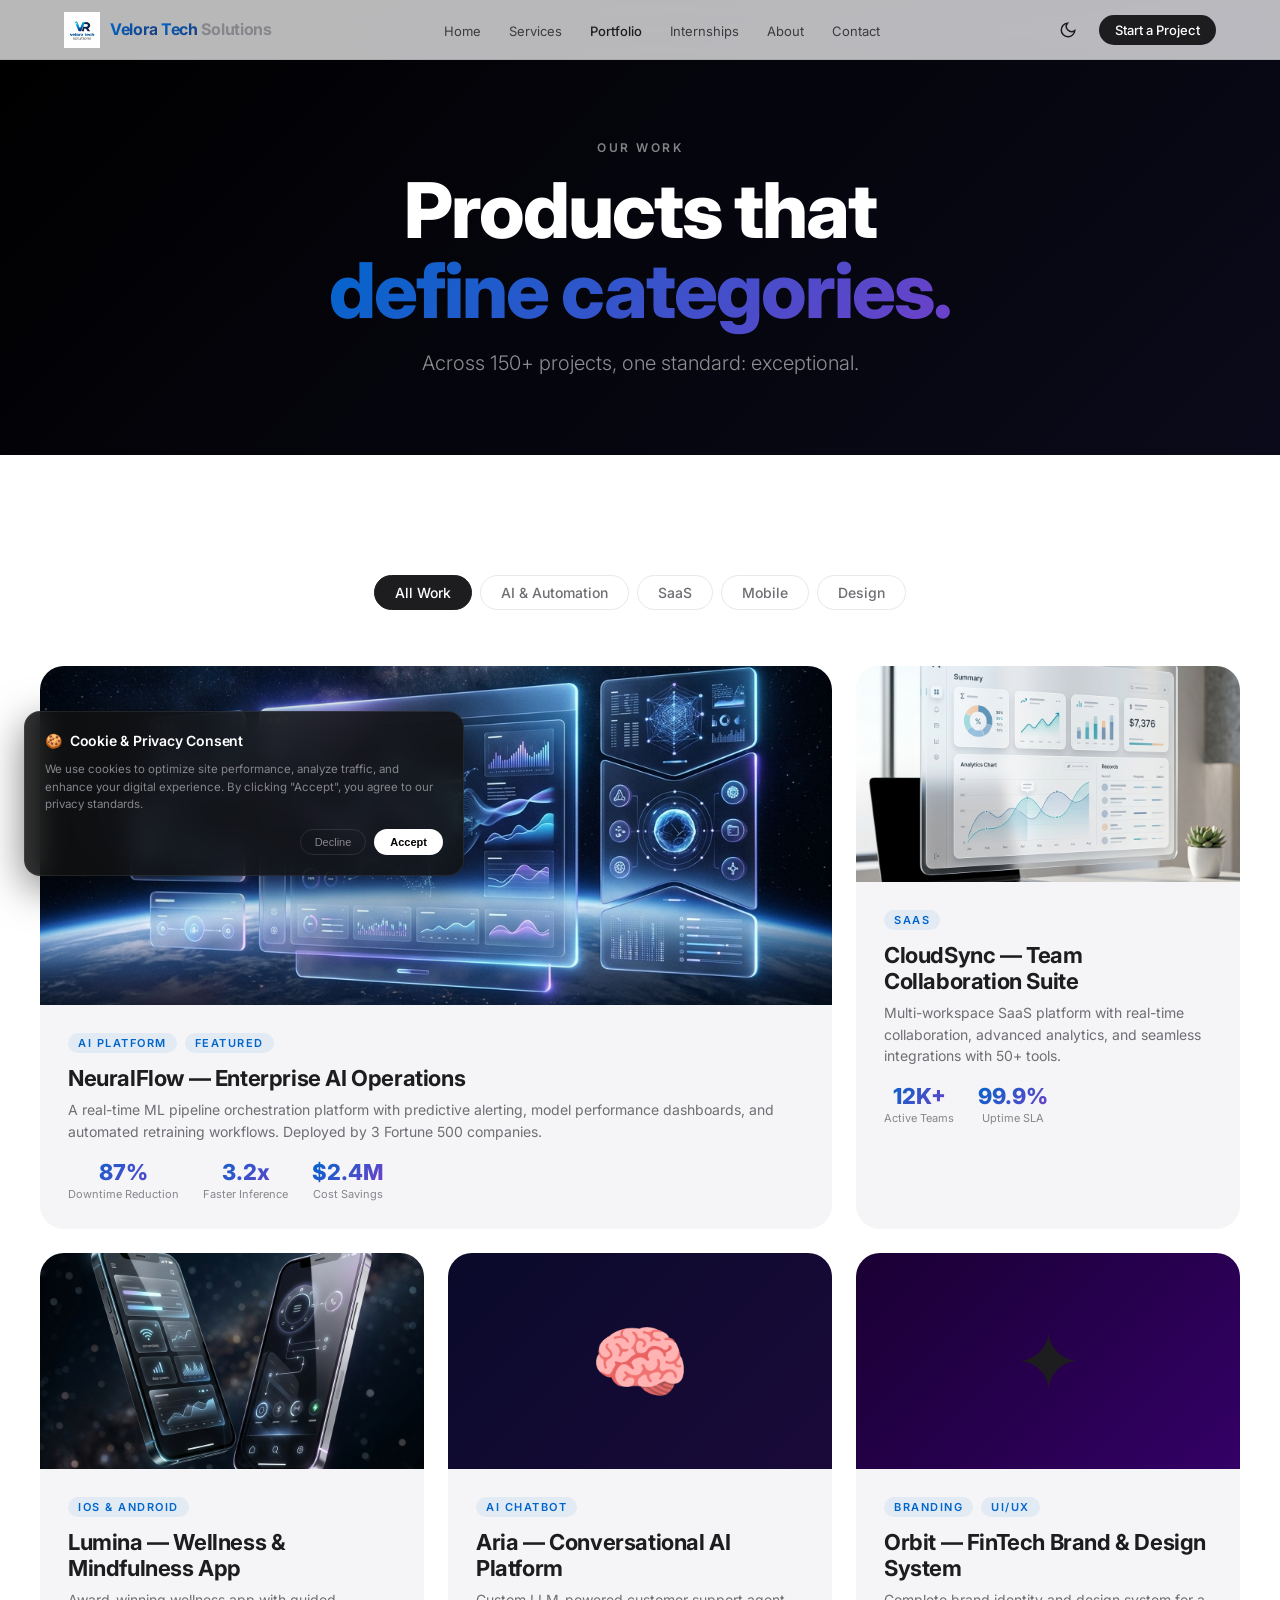
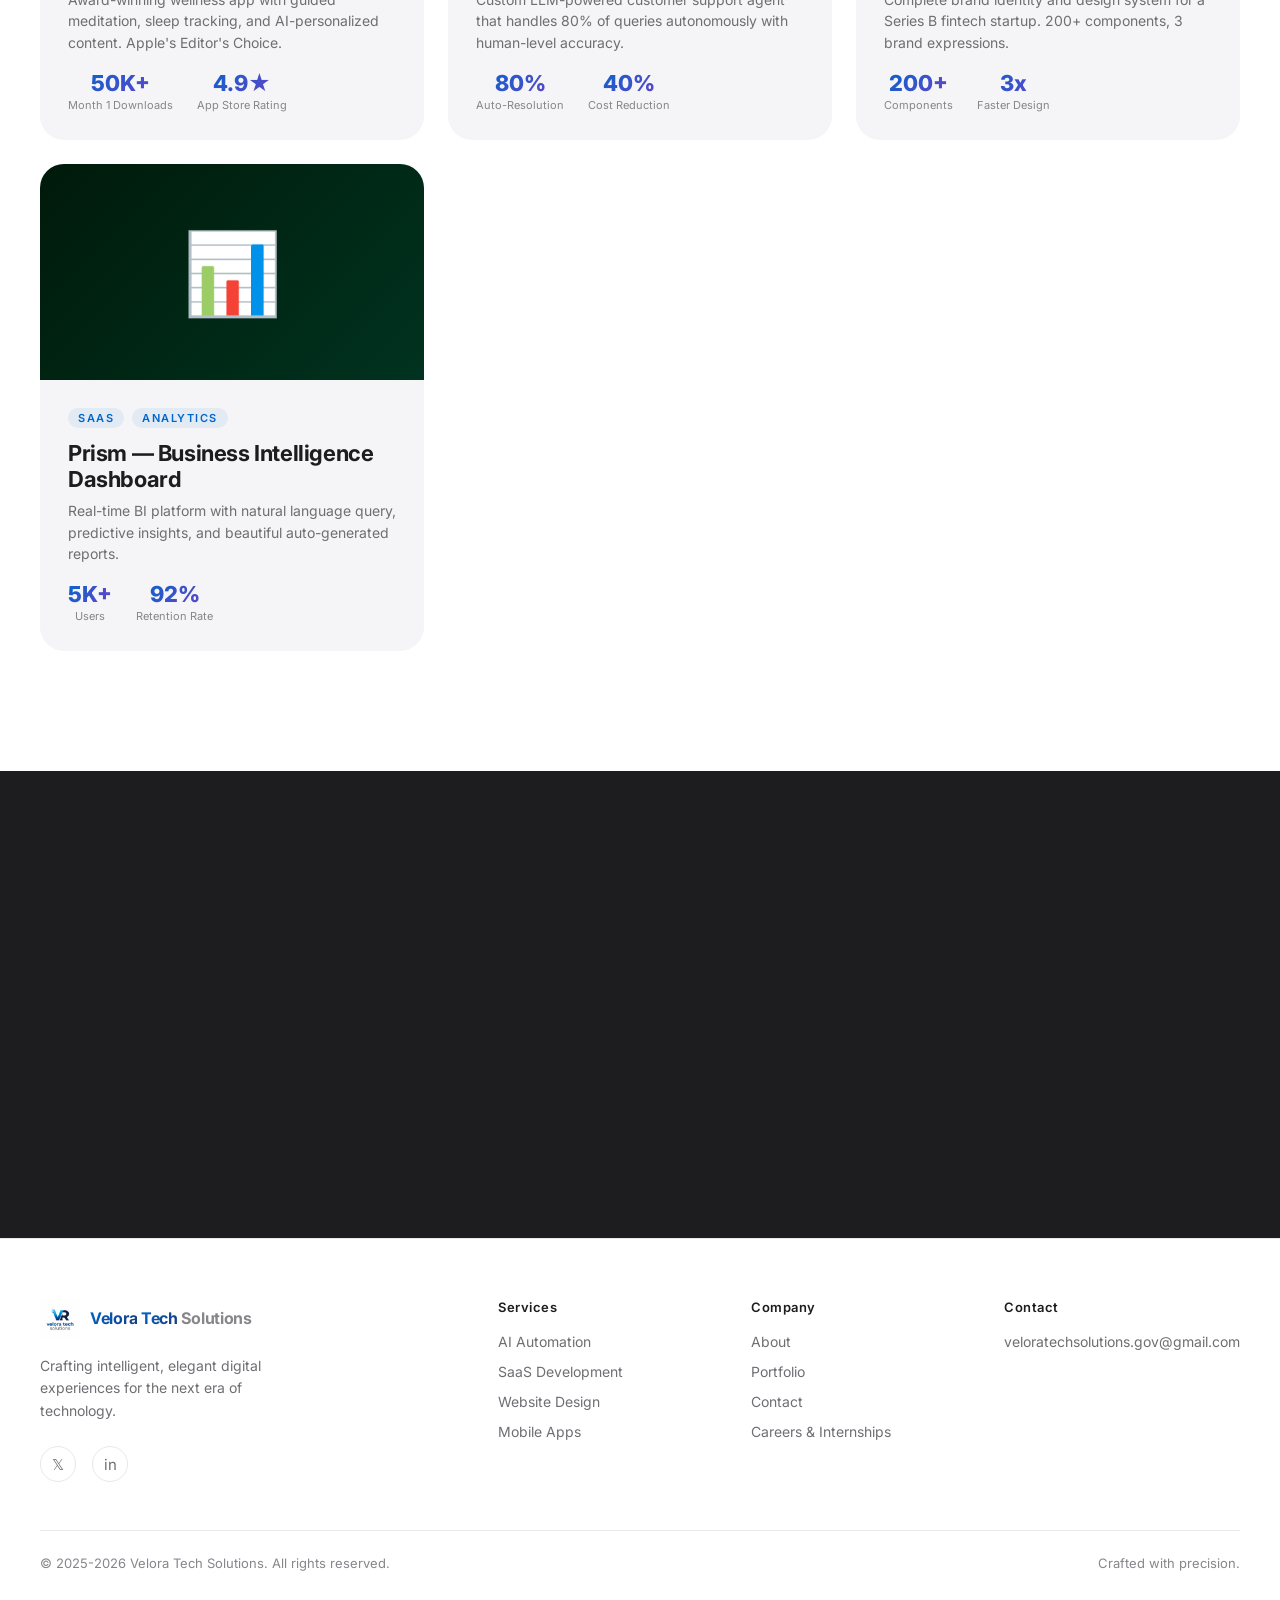
<file: web/portfolio.html>
<!DOCTYPE html>
<html lang="en">
<head>
<meta charset="UTF-8">
<meta name="viewport" content="width=device-width,initial-scale=1">
<title>Portfolio — Velora Tech Solutions</title>
<meta name="description" content="Explore our portfolio of premium digital products — AI platforms, SaaS applications, mobile apps, and brand experiences.">
<link rel="preconnect" href="https://fonts.googleapis.com">
<link rel="preconnect" href="https://fonts.gstatic.com" crossorigin>
<link href="https://fonts.googleapis.com/css2?family=Inter:wght@300;400;500;600;700;800;900&display=swap" rel="stylesheet">
<link rel="stylesheet" href="style.css">
<link rel="icon" href="data:image/svg+xml,<svg xmlns='http://www.w3.org/2000/svg' viewBox='0 0 32 32'><rect width='32' height='32' rx='8' fill='%230066cc'/><text x='6' y='23' font-size='20' font-family='sans-serif' font-weight='bold' fill='white'>V</text></svg>">
<style>
.filter-bar{display:flex;gap:8px;justify-content:center;margin-bottom:56px;flex-wrap:wrap}
.filter-btn{font-size:14px;font-weight:500;padding:8px 20px;border-radius:980px;border:1px solid var(--gray-200);background:transparent;cursor:pointer;color:var(--gray-600);transition:all .2s;font-family:'Inter',sans-serif}
.filter-btn:hover,.filter-btn.active{background:var(--gray-900);color:#fff;border-color:var(--gray-900)}
body.dark .filter-btn{border-color:#333;color:#86868b}
body.dark .filter-btn:hover,body.dark .filter-btn.active{background:#fff;color:#000;border-color:#fff}
.portfolio-full-grid{display:grid;grid-template-columns:repeat(auto-fit,minmax(360px,1fr));gap:24px}
.portfolio-card-lg{border-radius:24px;overflow:hidden;background:var(--gray-100);cursor:pointer;transition:transform .4s,box-shadow .4s;position:relative}
body.dark .portfolio-card-lg{background:#111}
.portfolio-card-lg:hover{transform:translateY(-10px);box-shadow:0 40px 80px rgba(0,0,0,.15)}
.portfolio-card-lg.featured{grid-column:span 2}
@media(max-width:800px){.portfolio-card-lg.featured{grid-column:span 1}}
.portfolio-card-lg .portfolio-thumb{aspect-ratio:16/9}
.portfolio-card-lg.featured .portfolio-thumb{aspect-ratio:21/9}
.portfolio-meta{padding:28px}
.portfolio-tags{display:flex;gap:8px;margin-bottom:12px;flex-wrap:wrap}
.ptag{font-size:11px;font-weight:600;letter-spacing:1.5px;text-transform:uppercase;color:var(--accent-blue);background:rgba(0,102,204,.08);padding:3px 10px;border-radius:980px}
.portfolio-meta h3{font-size:22px;font-weight:700;letter-spacing:-.4px;color:var(--gray-900);margin-bottom:8px}
body.dark .portfolio-meta h3{color:#f5f5f7}
.portfolio-meta p{font-size:14px;color:var(--gray-600);line-height:1.55;margin-bottom:16px}
.portfolio-results{display:flex;gap:24px;flex-wrap:wrap}
.result-item{text-align:center}
.result-num{font-size:22px;font-weight:800;background:linear-gradient(135deg,#0066cc,#6e40c9);-webkit-background-clip:text;-webkit-text-fill-color:transparent}
.result-label{font-size:11px;color:var(--gray-400);margin-top:2px}
</style>
</head>
<body>

<div id="loader"><div class="loader-inner"><div class="loader-logo">Velora Tech Solutions</div><div class="loader-bar"><div class="loader-fill"></div></div></div></div>

<nav class="mobile-nav" id="mobileNav">
  <button class="mobile-close" id="mobileClose" aria-label="Close menu">✕</button>
  <a href="index.html" onclick="closeMobileNav()">Home</a>
  <a href="services.html" onclick="closeMobileNav()">Services</a>
  <a href="portfolio.html" onclick="closeMobileNav()">Portfolio</a>
  <a href="internship.html" onclick="closeMobileNav()">Internships</a>
  <a href="about.html" onclick="closeMobileNav()">About</a>
  <a href="contact.html" onclick="closeMobileNav()">Contact</a>
</nav>

<header class="navbar">
  <div class="nav-inner">
    <a href="index.html" class="nav-logo"><img src="logo.png" alt="Velora Tech Solutions" width="1024" height="1024" decoding="async"><span class="nav-logo-text"><span class="brand-velora">Velora</span> <span class="brand-tech">Tech</span> <span class="brand-solutions">Solutions</span></span></a>
    <ul class="nav-links">
      <li><a href="index.html" class="nav-link">Home</a></li>
      <li><a href="services.html" class="nav-link">Services</a></li>
      <li><a href="portfolio.html" class="nav-link active">Portfolio</a></li>
      <li><a href="internship.html" class="nav-link">Internships</a></li>
      <li><a href="about.html" class="nav-link">About</a></li>
      <li><a href="contact.html" class="nav-link">Contact</a></li>
    </ul>
    <div class="nav-actions">
      <button class="dark-toggle" id="darkToggle" aria-label="Toggle dark mode">
        <svg width="18" height="18" viewBox="0 0 24 24" fill="none" stroke="currentColor" stroke-width="2"><path d="M21 12.79A9 9 0 1 1 11.21 3 7 7 0 0 0 21 12.79z"/></svg>
      </button>
      <a href="contact.html" class="btn-nav">Start a Project</a>
      <button class="hamburger" id="hamburger" aria-label="Open menu" aria-controls="mobileNav" aria-expanded="false"><span></span><span></span><span></span></button>
    </div>
  </div>
</header>

<div class="page-hero" style="background:linear-gradient(135deg,#000 0%,#0a0a1a 100%);color:#fff">
  <p class="page-hero-label reveal" style="color:rgba(255,255,255,.5)">Our Work</p>
  <h1 class="page-hero-title reveal reveal-delay-1" style="color:#fff">Products that<br><span style="background:linear-gradient(135deg,#0066cc,#6e40c9);-webkit-background-clip:text;-webkit-text-fill-color:transparent">define categories.</span></h1>
  <p class="page-hero-sub reveal reveal-delay-2" style="color:rgba(255,255,255,.55)">Across 150+ projects, one standard: exceptional.</p>
</div>

<section>
  <div class="section-inner">
    <div class="filter-bar reveal">
      <button class="filter-btn active" data-filter="all">All Work</button>
      <button class="filter-btn" data-filter="ai">AI & Automation</button>
      <button class="filter-btn" data-filter="saas">SaaS</button>
      <button class="filter-btn" data-filter="mobile">Mobile</button>
      <button class="filter-btn" data-filter="design">Design</button>
    </div>

    <div class="portfolio-full-grid" id="portfolioGrid">

      <div class="portfolio-card-lg featured reveal" data-cat="ai">
        <div class="portfolio-thumb">
          <img src="product_ai.png" alt="NeuralFlow" width="1024" height="1024" decoding="async" style="width:100%;height:100%;object-fit:cover;transition:transform .6s ease">
          <div class="portfolio-overlay"><span class="portfolio-overlay-text">View Case Study →</span></div>
        </div>
        <div class="portfolio-meta">
          <div class="portfolio-tags"><span class="ptag">AI Platform</span><span class="ptag">Featured</span></div>
          <h3>NeuralFlow — Enterprise AI Operations</h3>
          <p>A real-time ML pipeline orchestration platform with predictive alerting, model performance dashboards, and automated retraining workflows. Deployed by 3 Fortune 500 companies.</p>
          <div class="portfolio-results">
            <div class="result-item"><div class="result-num">87%</div><div class="result-label">Downtime Reduction</div></div>
            <div class="result-item"><div class="result-num">3.2x</div><div class="result-label">Faster Inference</div></div>
            <div class="result-item"><div class="result-num">$2.4M</div><div class="result-label">Cost Savings</div></div>
          </div>
        </div>
      </div>

      <div class="portfolio-card-lg reveal reveal-delay-1" data-cat="saas">
        <div class="portfolio-thumb">
          <img src="product_saas.png" alt="CloudSync" width="1024" height="1024" decoding="async" style="width:100%;height:100%;object-fit:cover;transition:transform .6s ease">
          <div class="portfolio-overlay"><span class="portfolio-overlay-text">View Case Study →</span></div>
        </div>
        <div class="portfolio-meta">
          <div class="portfolio-tags"><span class="ptag">SaaS</span></div>
          <h3>CloudSync — Team Collaboration Suite</h3>
          <p>Multi-workspace SaaS platform with real-time collaboration, advanced analytics, and seamless integrations with 50+ tools.</p>
          <div class="portfolio-results">
            <div class="result-item"><div class="result-num">12K+</div><div class="result-label">Active Teams</div></div>
            <div class="result-item"><div class="result-num">99.9%</div><div class="result-label">Uptime SLA</div></div>
          </div>
        </div>
      </div>

      <div class="portfolio-card-lg reveal" data-cat="mobile">
        <div class="portfolio-thumb">
          <img src="product_mobile.png" alt="Lumina" width="1024" height="1024" decoding="async" style="width:100%;height:100%;object-fit:cover;transition:transform .6s ease">
          <div class="portfolio-overlay"><span class="portfolio-overlay-text">View Case Study →</span></div>
        </div>
        <div class="portfolio-meta">
          <div class="portfolio-tags"><span class="ptag">iOS & Android</span></div>
          <h3>Lumina — Wellness & Mindfulness App</h3>
          <p>Award-winning wellness app with guided meditation, sleep tracking, and AI-personalized content. Apple's Editor's Choice.</p>
          <div class="portfolio-results">
            <div class="result-item"><div class="result-num">50K+</div><div class="result-label">Month 1 Downloads</div></div>
            <div class="result-item"><div class="result-num">4.9★</div><div class="result-label">App Store Rating</div></div>
          </div>
        </div>
      </div>

      <div class="portfolio-card-lg reveal reveal-delay-1" data-cat="ai">
        <div class="portfolio-thumb" style="background:linear-gradient(135deg,#0a0a2a,#1a0a3a);display:flex;align-items:center;justify-content:center;aspect-ratio:16/9">
          <span style="font-size:80px">🧠</span>
          <div class="portfolio-overlay"><span class="portfolio-overlay-text">View Case Study →</span></div>
        </div>
        <div class="portfolio-meta">
          <div class="portfolio-tags"><span class="ptag">AI Chatbot</span></div>
          <h3>Aria — Conversational AI Platform</h3>
          <p>Custom LLM-powered customer support agent that handles 80% of queries autonomously with human-level accuracy.</p>
          <div class="portfolio-results">
            <div class="result-item"><div class="result-num">80%</div><div class="result-label">Auto-Resolution</div></div>
            <div class="result-item"><div class="result-num">40%</div><div class="result-label">Cost Reduction</div></div>
          </div>
        </div>
      </div>

      <div class="portfolio-card-lg reveal" data-cat="design">
        <div class="portfolio-thumb" style="background:linear-gradient(135deg,#1a0033,#330066);display:flex;align-items:center;justify-content:center;aspect-ratio:16/9">
          <span style="font-size:80px">✦</span>
          <div class="portfolio-overlay"><span class="portfolio-overlay-text">View Case Study →</span></div>
        </div>
        <div class="portfolio-meta">
          <div class="portfolio-tags"><span class="ptag">Branding</span><span class="ptag">UI/UX</span></div>
          <h3>Orbit — FinTech Brand & Design System</h3>
          <p>Complete brand identity and design system for a Series B fintech startup. 200+ components, 3 brand expressions.</p>
          <div class="portfolio-results">
            <div class="result-item"><div class="result-num">200+</div><div class="result-label">Components</div></div>
            <div class="result-item"><div class="result-num">3x</div><div class="result-label">Faster Design</div></div>
          </div>
        </div>
      </div>

      <div class="portfolio-card-lg reveal reveal-delay-1" data-cat="saas">
        <div class="portfolio-thumb" style="background:linear-gradient(135deg,#001a0a,#003320);display:flex;align-items:center;justify-content:center;aspect-ratio:16/9">
          <span style="font-size:80px">📊</span>
          <div class="portfolio-overlay"><span class="portfolio-overlay-text">View Case Study →</span></div>
        </div>
        <div class="portfolio-meta">
          <div class="portfolio-tags"><span class="ptag">SaaS</span><span class="ptag">Analytics</span></div>
          <h3>Prism — Business Intelligence Dashboard</h3>
          <p>Real-time BI platform with natural language query, predictive insights, and beautiful auto-generated reports.</p>
          <div class="portfolio-results">
            <div class="result-item"><div class="result-num">5K+</div><div class="result-label">Users</div></div>
            <div class="result-item"><div class="result-num">92%</div><div class="result-label">Retention Rate</div></div>
          </div>
        </div>
      </div>

    </div>
  </div>
</section>

<section class="cta-section">
  <div class="orb orb-1"></div>
  <div class="orb orb-2"></div>
  <div style="position:relative;z-index:2">
    <h2 class="cta-title reveal">Your project could be next.</h2>
    <p class="cta-sub reveal reveal-delay-1">We partner with companies that are serious about building something great.</p>
    <a href="contact.html" class="btn-primary reveal reveal-delay-2">Let's Build Together →</a>
  </div>
</section>

<footer class="footer">
  <div class="footer-inner">
    <div class="footer-top">
      <div class="footer-brand">
        <a href="index.html" class="nav-logo"><img src="logo.png" alt="Velora Tech Solutions" width="1024" height="1024" decoding="async"><span class="nav-logo-text"><span class="brand-velora">Velora</span> <span class="brand-tech">Tech</span> <span class="brand-solutions">Solutions</span></span></a>
        <p>Crafting intelligent, elegant digital experiences for the next era of technology.</p>
        <div class="social-links" style="margin-top:24px">
          <a href="https://x.com/Veloratech_cbe" class="social-link" target="_blank" rel="noopener noreferrer">𝕏</a>
          <a href="https://www.linkedin.com/in/velora-tech-solutions-265816410/" class="social-link" target="_blank" rel="noopener noreferrer">in</a>
          
          
        </div>
      </div>
      <div class="footer-col"><h5>Services</h5><ul class="footer-links"><li><a href="services.html#ai">AI Automation</a></li><li><a href="services.html#saas">SaaS Development</a></li><li><a href="services.html#web">Website Design</a></li><li><a href="services.html#mobile">Mobile Apps</a></li></ul></div>
      <div class="footer-col"><h5>Company</h5><ul class="footer-links"><li><a href="about.html">About</a></li><li><a href="portfolio.html">Portfolio</a></li><li><a href="contact.html">Contact</a></li><li><a href="internship.html">Careers & Internships</a></li></ul></div>
      <div class="footer-col"><h5>Contact</h5><ul class="footer-links"><li><a href="mailto:veloratechsolutions.gov@gmail.com">veloratechsolutions.gov@gmail.com</a></li></ul></div>
    </div>
    <div class="footer-bottom">
      <p>© 2025-2026 Velora Tech Solutions. All rights reserved.</p>
      <p style="font-size:13px;color:var(--gray-400)">Crafted with precision.</p>
    </div>
  </div>
</footer>

<div class="notification" id="notification"></div>
<script src="main.js" defer></script>
<script>
// Portfolio filter
const filterBtns = document.querySelectorAll('.filter-btn');
const cards = document.querySelectorAll('.portfolio-card-lg');
filterBtns.forEach(btn => {
  btn.addEventListener('click', () => {
    filterBtns.forEach(b => b.classList.remove('active'));
    btn.classList.add('active');
    const filter = btn.dataset.filter;
    cards.forEach(card => {
      const match = filter === 'all' || card.dataset.cat === filter;
      card.style.display = match ? '' : 'none';
    });
  });
});
// Hover zoom on portfolio images
cards.forEach(card => {
  const img = card.querySelector('img');
  if (!img) return;
  card.addEventListener('mouseenter', () => img.style.transform = 'scale(1.06)');
  card.addEventListener('mouseleave', () => img.style.transform = 'scale(1)');
});
</script>
</body>
</html>
</file>
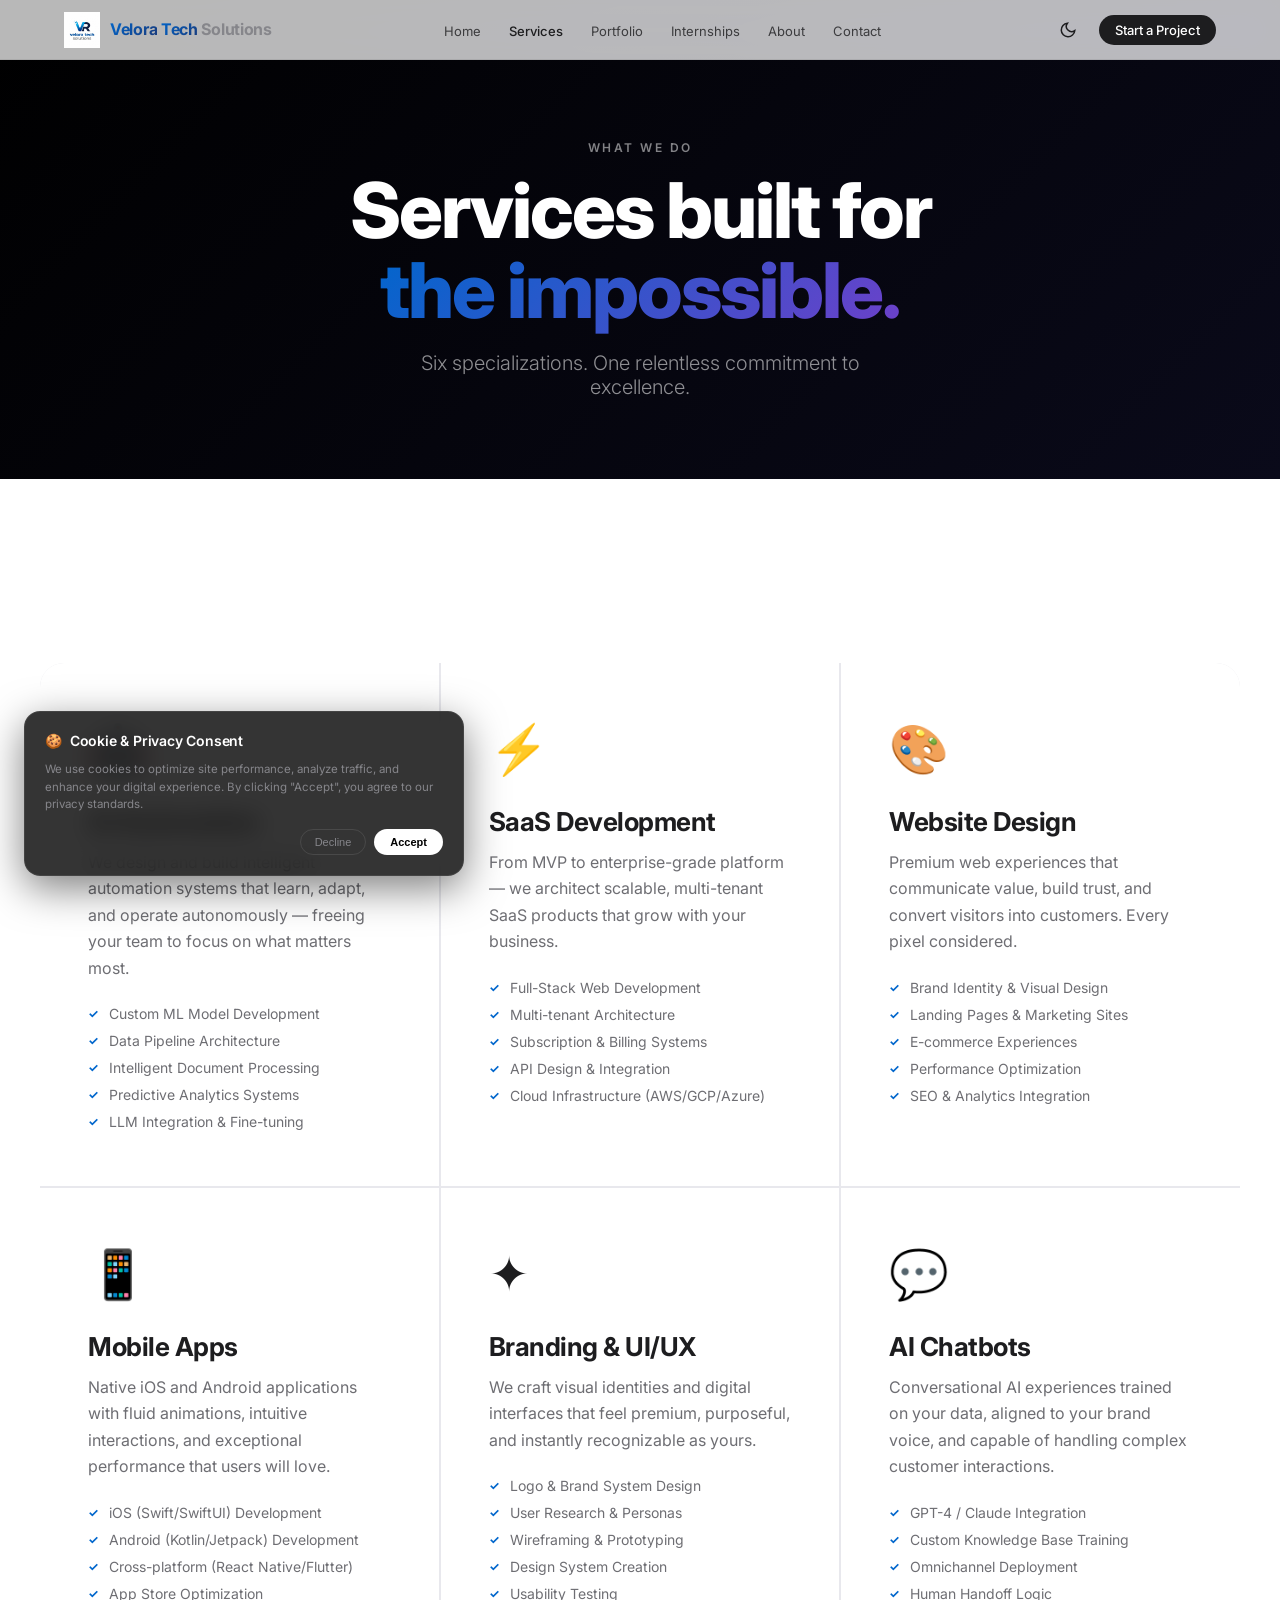
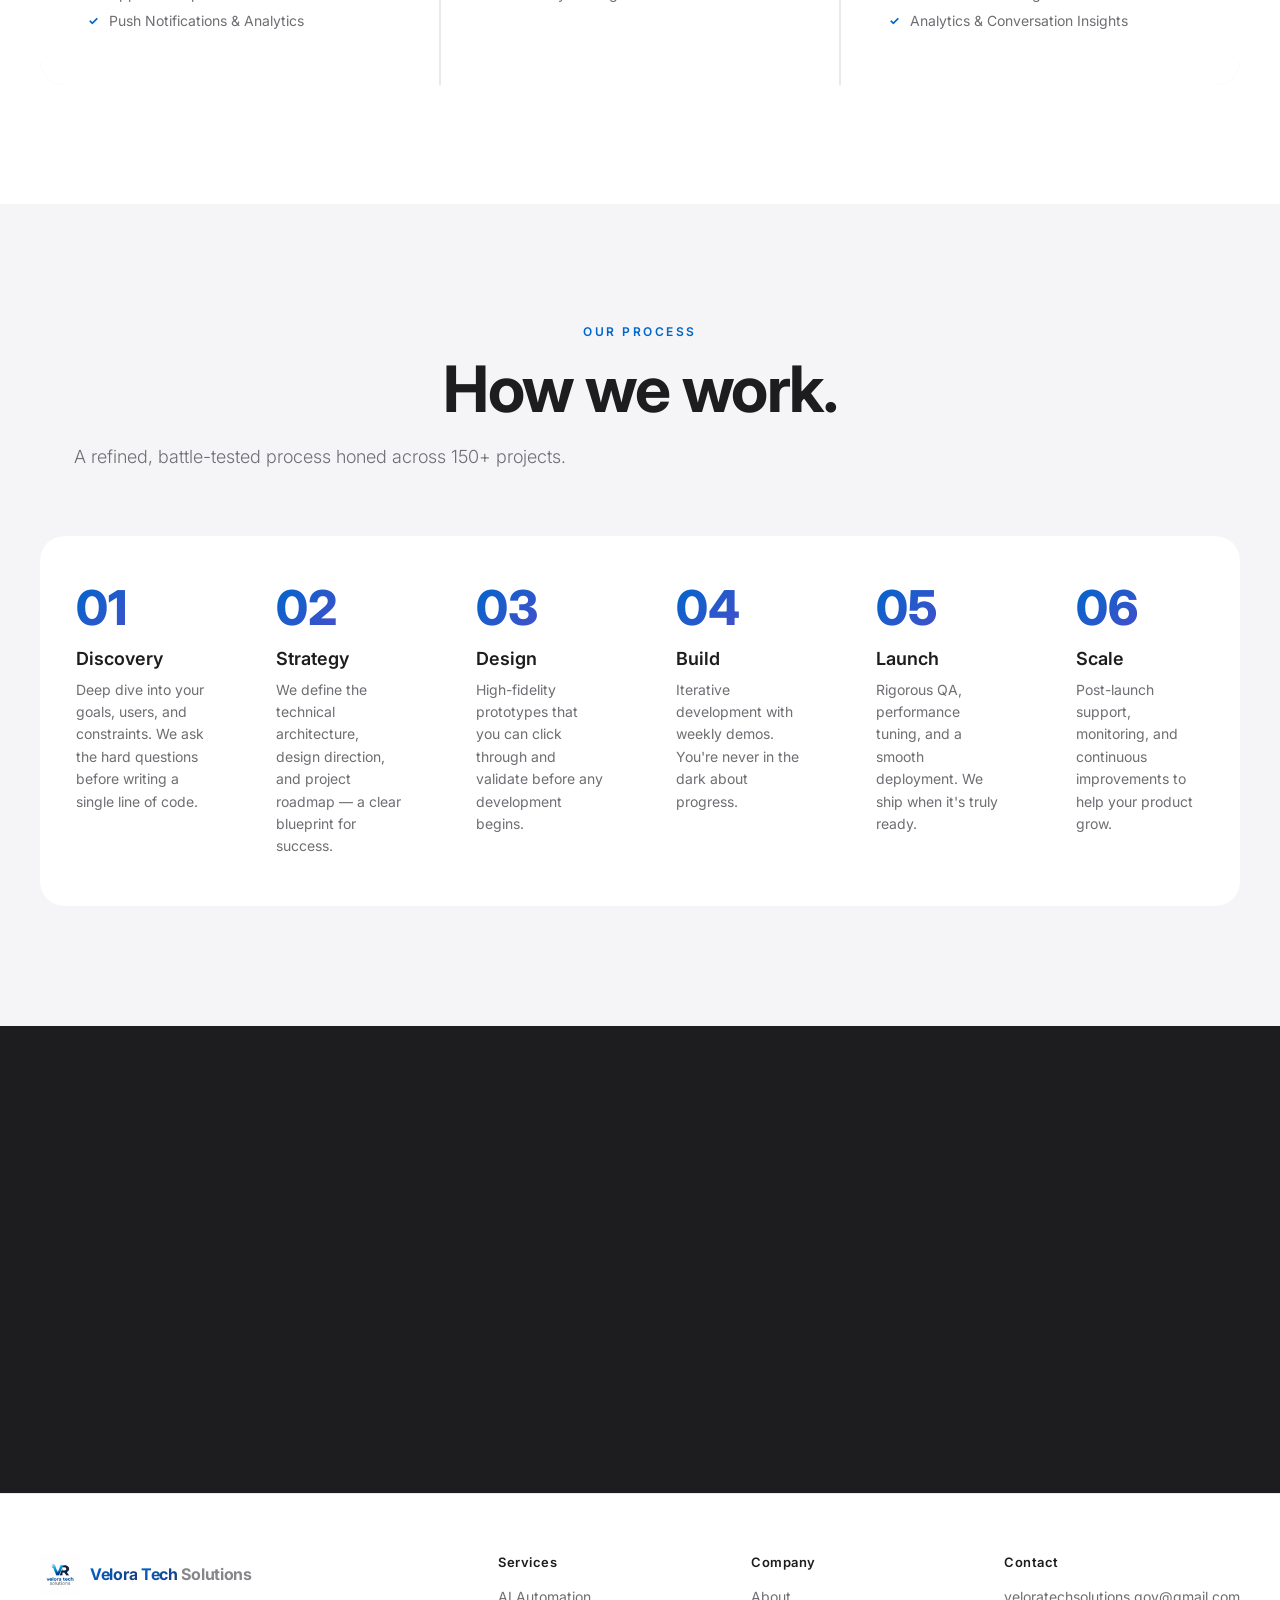
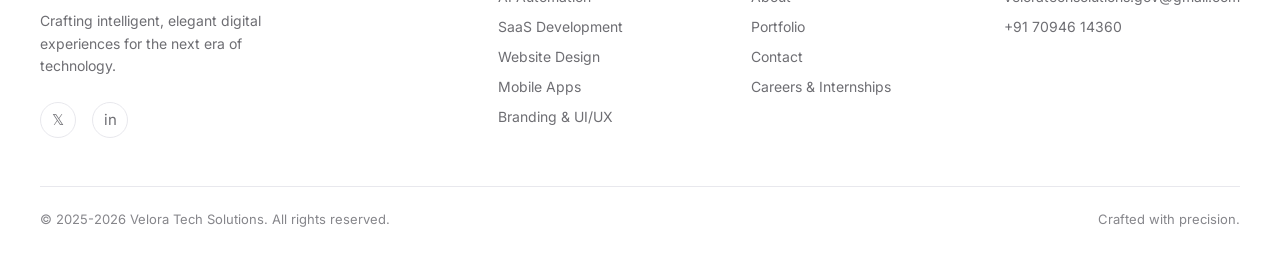
<file: web/services.html>
<!DOCTYPE html>
<html lang="en">
<head>
<meta charset="UTF-8">
<meta name="viewport" content="width=device-width,initial-scale=1">
<title>Services — Velora Tech Solutions</title>
<meta name="description" content="Explore Velora Tech Solutions' full range of services: AI Automation, SaaS Development, Website Design, Mobile Apps, Branding & UI/UX, and AI Chatbots.">
<link rel="preconnect" href="https://fonts.googleapis.com">
<link rel="preconnect" href="https://fonts.gstatic.com" crossorigin>
<link href="https://fonts.googleapis.com/css2?family=Inter:wght@300;400;500;600;700;800;900&display=swap" rel="stylesheet">
<link rel="stylesheet" href="style.css">
<link rel="icon" href="data:image/svg+xml,<svg xmlns='http://www.w3.org/2000/svg' viewBox='0 0 32 32'><rect width='32' height='32' rx='8' fill='%230066cc'/><text x='6' y='23' font-size='20' font-family='sans-serif' font-weight='bold' fill='white'>V</text></svg>">
<style>
.service-hero-grid{display:grid;grid-template-columns:repeat(auto-fit,minmax(320px,1fr));gap:2px;background:var(--gray-200);border-radius:24px;overflow:hidden;margin-top:64px}
body.dark .service-hero-grid{background:#1a1a1a}
.service-hero-card{background:var(--white);padding:56px 48px;cursor:pointer;transition:background .3s}
body.dark .service-hero-card{background:#111}
.service-hero-card:hover{background:var(--gray-50)}
body.dark .service-hero-card:hover{background:#1a1a1a}
.service-big-icon{font-size:48px;margin-bottom:28px;display:block}
.service-hero-title{font-size:26px;font-weight:700;letter-spacing:-.5px;margin-bottom:12px;color:var(--gray-900)}
body.dark .service-hero-title{color:#f5f5f7}
.service-hero-desc{font-size:16px;color:var(--gray-600);line-height:1.65;margin-bottom:24px}
.service-features{list-style:none;display:flex;flex-direction:column;gap:10px}
.service-features li{font-size:14px;color:var(--gray-600);display:flex;align-items:center;gap:10px}
.service-features li::before{content:"✓";color:var(--accent-blue);font-weight:700;font-size:12px}
body.dark .service-features li{color:#86868b}
.process-grid{display:grid;grid-template-columns:repeat(auto-fit,minmax(200px,1fr));gap:0;background:var(--gray-200);border-radius:24px;overflow:hidden;margin-top:64px;counter-reset:step}
body.dark .process-grid{background:#1a1a1a}
.process-step{background:var(--white);padding:48px 36px;counter-increment:step;position:relative}
body.dark .process-step{background:#111}
.process-step::before{content:counter(step, decimal-leading-zero);font-size:48px;font-weight:800;background:linear-gradient(135deg,#0066cc,#6e40c9);-webkit-background-clip:text;-webkit-text-fill-color:transparent;display:block;margin-bottom:16px;line-height:1}
.process-title{font-size:18px;font-weight:600;margin-bottom:10px;color:var(--gray-900)}
body.dark .process-title{color:#f5f5f7}
.process-desc{font-size:14px;color:var(--gray-600);line-height:1.6}
</style>
</head>
<body>

<div id="loader">
  <div class="loader-inner">
    <div class="loader-logo">Velora Tech Solutions</div>
    <div class="loader-bar"><div class="loader-fill"></div></div>
  </div>
</div>

<nav class="mobile-nav" id="mobileNav">
  <button class="mobile-close" id="mobileClose" aria-label="Close menu">✕</button>
  <a href="index.html" onclick="closeMobileNav()">Home</a>
  <a href="services.html" onclick="closeMobileNav()">Services</a>
  <a href="portfolio.html" onclick="closeMobileNav()">Portfolio</a>
  <a href="internship.html" onclick="closeMobileNav()">Internships</a>
  <a href="about.html" onclick="closeMobileNav()">About</a>
  <a href="contact.html" onclick="closeMobileNav()">Contact</a>
</nav>

<header class="navbar">
  <div class="nav-inner">
    <a href="index.html" class="nav-logo"><img src="logo.png" alt="Velora Tech Solutions" width="1024" height="1024" decoding="async"><span class="nav-logo-text"><span class="brand-velora">Velora</span> <span class="brand-tech">Tech</span> <span class="brand-solutions">Solutions</span></span></a>
    <ul class="nav-links">
      <li><a href="index.html" class="nav-link">Home</a></li>
      <li><a href="services.html" class="nav-link active">Services</a></li>
      <li><a href="portfolio.html" class="nav-link">Portfolio</a></li>
      <li><a href="internship.html" class="nav-link">Internships</a></li>
      <li><a href="about.html" class="nav-link">About</a></li>
      <li><a href="contact.html" class="nav-link">Contact</a></li>
    </ul>
    <div class="nav-actions">
      <button class="dark-toggle" id="darkToggle" aria-label="Toggle dark mode">
        <svg width="18" height="18" viewBox="0 0 24 24" fill="none" stroke="currentColor" stroke-width="2"><path d="M21 12.79A9 9 0 1 1 11.21 3 7 7 0 0 0 21 12.79z"/></svg>
      </button>
      <a href="contact.html" class="btn-nav">Start a Project</a>
      <button class="hamburger" id="hamburger" aria-label="Open menu" aria-controls="mobileNav" aria-expanded="false"><span></span><span></span><span></span></button>
    </div>
  </div>
</header>

<!-- PAGE HERO -->
<div class="page-hero" style="background:linear-gradient(135deg,#000 0%,#0a0a1a 100%);color:#fff">
  <p class="page-hero-label reveal" style="color:rgba(255,255,255,.5)">What We Do</p>
  <h1 class="page-hero-title reveal reveal-delay-1" style="color:#fff">Services built for<br><span style="background:linear-gradient(135deg,#0066cc,#6e40c9);-webkit-background-clip:text;-webkit-text-fill-color:transparent">the impossible.</span></h1>
  <p class="page-hero-sub reveal reveal-delay-2" style="color:rgba(255,255,255,.55)">Six specializations. One relentless commitment to excellence.</p>
</div>

<!-- SERVICES DETAILED -->
<section id="ai">
  <div class="section-inner">
    <div class="service-hero-grid">
      <div class="service-hero-card reveal" id="ai">
        <span class="service-big-icon">🤖</span>
        <h2 class="service-hero-title">AI Automation</h2>
        <p class="service-hero-desc">We design and build intelligent automation systems that learn, adapt, and operate autonomously — freeing your team to focus on what matters most.</p>
        <ul class="service-features">
          <li>Custom ML Model Development</li>
          <li>Data Pipeline Architecture</li>
          <li>Intelligent Document Processing</li>
          <li>Predictive Analytics Systems</li>
          <li>LLM Integration & Fine-tuning</li>
        </ul>
      </div>

      <div class="service-hero-card reveal reveal-delay-1" id="saas">
        <span class="service-big-icon">⚡</span>
        <h2 class="service-hero-title">SaaS Development</h2>
        <p class="service-hero-desc">From MVP to enterprise-grade platform — we architect scalable, multi-tenant SaaS products that grow with your business.</p>
        <ul class="service-features">
          <li>Full-Stack Web Development</li>
          <li>Multi-tenant Architecture</li>
          <li>Subscription & Billing Systems</li>
          <li>API Design & Integration</li>
          <li>Cloud Infrastructure (AWS/GCP/Azure)</li>
        </ul>
      </div>

      <div class="service-hero-card reveal reveal-delay-2" id="web">
        <span class="service-big-icon">🎨</span>
        <h2 class="service-hero-title">Website Design</h2>
        <p class="service-hero-desc">Premium web experiences that communicate value, build trust, and convert visitors into customers. Every pixel considered.</p>
        <ul class="service-features">
          <li>Brand Identity & Visual Design</li>
          <li>Landing Pages & Marketing Sites</li>
          <li>E-commerce Experiences</li>
          <li>Performance Optimization</li>
          <li>SEO & Analytics Integration</li>
        </ul>
      </div>

      <div class="service-hero-card reveal" id="mobile">
        <span class="service-big-icon">📱</span>
        <h2 class="service-hero-title">Mobile Apps</h2>
        <p class="service-hero-desc">Native iOS and Android applications with fluid animations, intuitive interactions, and exceptional performance that users will love.</p>
        <ul class="service-features">
          <li>iOS (Swift/SwiftUI) Development</li>
          <li>Android (Kotlin/Jetpack) Development</li>
          <li>Cross-platform (React Native/Flutter)</li>
          <li>App Store Optimization</li>
          <li>Push Notifications & Analytics</li>
        </ul>
      </div>

      <div class="service-hero-card reveal reveal-delay-1" id="branding">
        <span class="service-big-icon">✦</span>
        <h2 class="service-hero-title">Branding & UI/UX</h2>
        <p class="service-hero-desc">We craft visual identities and digital interfaces that feel premium, purposeful, and instantly recognizable as yours.</p>
        <ul class="service-features">
          <li>Logo & Brand System Design</li>
          <li>User Research & Personas</li>
          <li>Wireframing & Prototyping</li>
          <li>Design System Creation</li>
          <li>Usability Testing</li>
        </ul>
      </div>

      <div class="service-hero-card reveal reveal-delay-2" id="chatbots">
        <span class="service-big-icon">💬</span>
        <h2 class="service-hero-title">AI Chatbots</h2>
        <p class="service-hero-desc">Conversational AI experiences trained on your data, aligned to your brand voice, and capable of handling complex customer interactions.</p>
        <ul class="service-features">
          <li>GPT-4 / Claude Integration</li>
          <li>Custom Knowledge Base Training</li>
          <li>Omnichannel Deployment</li>
          <li>Human Handoff Logic</li>
          <li>Analytics & Conversation Insights</li>
        </ul>
      </div>
    </div>
  </div>
</section>

<!-- PROCESS -->
<section class="section-alt">
  <div class="section-inner">
    <p class="section-label reveal text-center">Our Process</p>
    <h2 class="section-title text-center reveal reveal-delay-1">How we work.</h2>
    <p class="section-sub text-center reveal reveal-delay-2">A refined, battle-tested process honed across 150+ projects.</p>
    <div class="process-grid">
      <div class="process-step reveal">
        <div class="process-title">Discovery</div>
        <p class="process-desc">Deep dive into your goals, users, and constraints. We ask the hard questions before writing a single line of code.</p>
      </div>
      <div class="process-step reveal reveal-delay-1">
        <div class="process-title">Strategy</div>
        <p class="process-desc">We define the technical architecture, design direction, and project roadmap — a clear blueprint for success.</p>
      </div>
      <div class="process-step reveal reveal-delay-2">
        <div class="process-title">Design</div>
        <p class="process-desc">High-fidelity prototypes that you can click through and validate before any development begins.</p>
      </div>
      <div class="process-step reveal reveal-delay-3">
        <div class="process-title">Build</div>
        <p class="process-desc">Iterative development with weekly demos. You're never in the dark about progress.</p>
      </div>
      <div class="process-step reveal reveal-delay-4">
        <div class="process-title">Launch</div>
        <p class="process-desc">Rigorous QA, performance tuning, and a smooth deployment. We ship when it's truly ready.</p>
      </div>
      <div class="process-step reveal reveal-delay-5">
        <div class="process-title">Scale</div>
        <p class="process-desc">Post-launch support, monitoring, and continuous improvements to help your product grow.</p>
      </div>
    </div>
  </div>
</section>

<!-- CTA -->
<section class="cta-section">
  <div class="orb orb-1"></div>
  <div class="orb orb-2"></div>
  <div style="position:relative;z-index:2">
    <h2 class="cta-title reveal">Have a project in mind?</h2>
    <p class="cta-sub reveal reveal-delay-1">Tell us what you're building. We'll tell you how to make it extraordinary.</p>
    <a href="contact.html" class="btn-primary reveal reveal-delay-2">Start the Conversation →</a>
  </div>
</section>

<footer class="footer">
  <div class="footer-inner">
    <div class="footer-top">
      <div class="footer-brand">
        <a href="index.html" class="nav-logo"><img src="logo.png" alt="Velora Tech Solutions" width="1024" height="1024" decoding="async"><span class="nav-logo-text"><span class="brand-velora">Velora</span> <span class="brand-tech">Tech</span> <span class="brand-solutions">Solutions</span></span></a>
        <p>Crafting intelligent, elegant digital experiences for the next era of technology.</p>
        <div class="social-links" style="margin-top:24px">
          <a href="https://x.com/Veloratech_cbe" class="social-link" target="_blank" rel="noopener noreferrer">𝕏</a>
          <a href="https://www.linkedin.com/in/velora-tech-solutions-265816410/" class="social-link" target="_blank" rel="noopener noreferrer">in</a>
          
          
        </div>
      </div>
      <div class="footer-col">
        <h5>Services</h5>
        <ul class="footer-links">
          <li><a href="#ai">AI Automation</a></li>
          <li><a href="#saas">SaaS Development</a></li>
          <li><a href="#web">Website Design</a></li>
          <li><a href="#mobile">Mobile Apps</a></li>
          <li><a href="#branding">Branding & UI/UX</a></li>
        </ul>
      </div>
      <div class="footer-col">
        <h5>Company</h5>
        <ul class="footer-links">
          <li><a href="about.html">About</a></li>
          <li><a href="portfolio.html">Portfolio</a></li>
          <li><a href="contact.html">Contact</a></li>
          <li><a href="internship.html">Careers & Internships</a></li>
        </ul>
      </div>
      <div class="footer-col">
        <h5>Contact</h5>
        <ul class="footer-links">
          <li><a href="mailto:veloratechsolutions.gov@gmail.com">veloratechsolutions.gov@gmail.com</a></li>
          <li><a href="tel:+917094614360">+91 70946 14360</a></li>
        </ul>
      </div>
    </div>
    <div class="footer-bottom">
      <p>© 2025-2026 Velora Tech Solutions. All rights reserved.</p>
      <p style="font-size:13px;color:var(--gray-400)">Crafted with precision.</p>
    </div>
  </div>
</footer>

<div class="notification" id="notification"></div>
<script src="main.js" defer></script>
</body>
</html>
</file>
<file: web/style.css>
*,*::before,*::after{box-sizing:border-box;margin:0;padding:0}
:root{
  --white:#ffffff;--gray-50:#f9f9f9;--gray-100:#f5f5f7;--gray-200:#e8e8ed;--gray-400:#86868b;--gray-600:#6e6e73;--gray-900:#1d1d1f;--black:#000000;
  --accent-blue:#0066cc;--accent-purple:#6e40c9;--accent-silver:#a0a0a5;
  --nav-h:60px;
}
html{scroll-behavior:smooth;font-size:16px}
body{font-family:'Inter',sans-serif;background:var(--white);color:var(--gray-900);-webkit-font-smoothing:antialiased;overflow-x:hidden}
a:focus-visible,button:focus-visible,input:focus-visible,select:focus-visible,textarea:focus-visible{outline:2px solid var(--accent-blue);outline-offset:3px}
body.dark{background:#000;color:#f5f5f7}
body.dark .navbar{background:rgba(0,0,0,.8)}
body.dark .nav-logo,.dark .nav-link{color:#f5f5f7}
body.dark .section-alt{background:#0a0a0a}
body.dark .service-card{background:#111;border-color:#222}
body.dark .portfolio-card{background:#111}
body.dark .testimonial-card{background:#111;border-color:#222}
body.dark .footer{background:#000;border-top-color:#222}
body.dark .contact-form input,body.dark .contact-form textarea{background:#111;border-color:#333;color:#f5f5f7}
body.dark .contact-form input::placeholder,body.dark .contact-form textarea::placeholder{color:#555}

/* NAV */
.navbar{position:fixed;top:0;left:0;right:0;z-index:1000;height:var(--nav-h);background:rgba(255,255,255,.72);backdrop-filter:saturate(180%) blur(20px);-webkit-backdrop-filter:saturate(180%) blur(20px);border-bottom:1px solid rgba(0,0,0,.08);transition:background .3s}
.nav-inner{max-width:1200px;margin:0 auto;padding:0 24px;height:100%;display:flex;align-items:center;justify-content:space-between}
.nav-logo{display:inline-flex;align-items:center;gap:10px;text-decoration:none;color:var(--gray-900)}
.nav-logo img{height:36px;width:auto;object-fit:contain;transition:filter .3s}
body.dark .nav-logo img{filter:brightness(1.1) contrast(1.1);mix-blend-mode:screen}
.nav-logo-text{font-size:16px;font-weight:700;letter-spacing:-.3px;line-height:1.1}
.nav-logo-text .brand-velora{background:linear-gradient(135deg,#0066cc,#1a3a7a);-webkit-background-clip:text;-webkit-text-fill-color:transparent}
.nav-logo-text .brand-tech{background:linear-gradient(135deg,#0066cc,#1a3a7a);-webkit-background-clip:text;-webkit-text-fill-color:transparent}
.nav-logo-text .brand-solutions{color:var(--gray-400)}
body.dark .nav-logo-text .brand-solutions{color:#555}
.nav-links{display:flex;gap:28px;list-style:none}
.nav-link{font-size:13px;font-weight:400;color:var(--gray-900);text-decoration:none;opacity:.8;transition:opacity .2s}
.nav-link:hover{opacity:1}
.nav-link.active{opacity:1;font-weight:500}
.nav-actions{display:flex;align-items:center;gap:16px}
.btn-nav{font-size:13px;font-weight:500;padding:7px 16px;border-radius:980px;background:var(--gray-900);color:#fff;text-decoration:none;transition:background .2s,transform .15s}
.btn-nav:hover{background:#333;transform:scale(1.03)}
.dark-toggle{background:none;border:none;cursor:pointer;padding:6px;display:flex;align-items:center;color:var(--gray-900);transition:color .2s}
body.dark .dark-toggle{color:#f5f5f7}
.hamburger{display:none;flex-direction:column;gap:5px;background:none;border:none;cursor:pointer;padding:4px}
.hamburger span{display:block;width:22px;height:2px;background:var(--gray-900);border-radius:2px;transition:all .3s}
body.dark .hamburger span{background:#f5f5f7}

/* LOADING */
#loader{position:fixed;inset:0;z-index:9999;background:#000;display:flex;align-items:center;justify-content:center;transition:opacity .6s,visibility .6s}
#loader.hidden{opacity:0;visibility:hidden}
.loader-inner{text-align:center}
.loader-logo{font-size:20px;font-weight:800;color:#fff;letter-spacing:-.3px;animation:loaderPulse 1.2s ease-in-out infinite}
.loader-bar{width:160px;height:2px;background:#222;border-radius:2px;margin:20px auto 0;overflow:hidden}
.loader-fill{height:100%;background:linear-gradient(90deg,#0066cc,#6e40c9);border-radius:2px;animation:loaderFill 1.8s ease forwards}
@keyframes loaderPulse{0%,100%{opacity:.5}50%{opacity:1}}
@keyframes loaderFill{from{width:0}to{width:100%}}

/* HERO */
.hero{position:relative;min-height:100vh;display:flex;align-items:center;justify-content:center;overflow:hidden;background:#000}
.hero-bg{position:absolute;inset:0;background-image:url('hero_bg.png');background-size:cover;background-position:center;opacity:.6}
.hero-gradient{position:absolute;inset:0;background:radial-gradient(ellipse 80% 60% at 50% 50%,rgba(110,64,201,.25) 0%,rgba(0,0,0,0) 70%)}
.hero-particles{position:absolute;inset:0;overflow:hidden}
.hero-content{position:relative;z-index:2;text-align:center;padding:0 24px;max-width:900px;margin:0 auto}
.hero-eyebrow{display:inline-block;font-size:12px;font-weight:600;letter-spacing:2px;text-transform:uppercase;color:rgba(255,255,255,.5);margin-bottom:28px;padding:6px 16px;border:1px solid rgba(255,255,255,.15);border-radius:980px;backdrop-filter:blur(10px)}
.hero-title{font-size:clamp(48px,8vw,96px);font-weight:800;line-height:1.04;letter-spacing:-2px;color:#fff;margin-bottom:24px}
.hero-title .gradient-text{background:linear-gradient(135deg,#fff 0%,rgba(255,255,255,.6) 100%);-webkit-background-clip:text;-webkit-text-fill-color:transparent}
.hero-sub{font-size:clamp(18px,2.5vw,24px);font-weight:300;color:rgba(255,255,255,.6);line-height:1.5;margin-bottom:48px;max-width:560px;margin-left:auto;margin-right:auto}
.hero-ctas{display:flex;gap:16px;justify-content:center;flex-wrap:wrap}
.btn-primary{display:inline-flex;align-items:center;gap:8px;font-size:15px;font-weight:500;padding:14px 28px;border-radius:980px;background:#fff;color:#000;text-decoration:none;transition:transform .2s,box-shadow .2s}
.btn-primary:hover{transform:scale(1.04);box-shadow:0 8px 32px rgba(255,255,255,.2)}
.btn-secondary{display:inline-flex;align-items:center;gap:8px;font-size:15px;font-weight:500;padding:14px 28px;border-radius:980px;background:rgba(255,255,255,.1);color:#fff;text-decoration:none;border:1px solid rgba(255,255,255,.2);backdrop-filter:blur(10px);transition:transform .2s,background .2s}
.btn-secondary:hover{background:rgba(255,255,255,.18);transform:scale(1.04)}
.hero-scroll{position:absolute;bottom:40px;left:50%;transform:translateX(-50%);display:flex;flex-direction:column;align-items:center;gap:8px;color:rgba(255,255,255,.4);font-size:11px;letter-spacing:1px;text-transform:uppercase;animation:scrollBounce 2s ease-in-out infinite}
.hero-scroll svg{width:18px;height:18px}
@keyframes scrollBounce{0%,100%{transform:translateX(-50%) translateY(0)}50%{transform:translateX(-50%) translateY(6px)}}

/* FLOATING GRADIENT ORBS */
.orb{position:absolute;border-radius:50%;filter:blur(80px);pointer-events:none}
.orb-1{width:500px;height:500px;background:radial-gradient(circle,rgba(0,102,204,.3),transparent 70%);top:-100px;left:-150px;animation:orbFloat 8s ease-in-out infinite}
.orb-2{width:400px;height:400px;background:radial-gradient(circle,rgba(110,64,201,.25),transparent 70%);bottom:-50px;right:-100px;animation:orbFloat 10s ease-in-out infinite reverse}
.orb-3{width:300px;height:300px;background:radial-gradient(circle,rgba(160,160,165,.15),transparent 70%);top:40%;left:60%;animation:orbFloat 7s ease-in-out infinite 2s}
@keyframes orbFloat{0%,100%{transform:translateY(0) scale(1)}50%{transform:translateY(-30px) scale(1.05)}}

/* SECTIONS */
section{padding:120px 24px;content-visibility:auto;contain-intrinsic-size:1px 900px}
.section-inner{max-width:1200px;margin:0 auto}
.section-alt{background:var(--gray-100)}
.section-label{font-size:12px;font-weight:600;letter-spacing:2.5px;text-transform:uppercase;color:var(--accent-blue);margin-bottom:16px}
.section-title{font-size:clamp(36px,5vw,64px);font-weight:700;line-height:1.06;letter-spacing:-1.5px;color:var(--gray-900);margin-bottom:20px}
body.dark .section-title{color:#f5f5f7}
.section-sub{font-size:18px;font-weight:300;color:var(--gray-600);line-height:1.6;max-width:560px}
body.dark .section-sub{color:#86868b}
.text-center{text-align:center}
.text-center .section-sub{margin:0 auto}

/* STATS */
.stats-grid{display:grid;grid-template-columns:repeat(auto-fit,minmax(180px,1fr));gap:2px;background:var(--gray-200);border-radius:20px;overflow:hidden;margin-top:80px}
body.dark .stats-grid{background:#222}
.stat-item{background:var(--white);padding:48px 32px;text-align:center;transition:background .2s}
body.dark .stat-item{background:#111}
.stat-num{font-size:48px;font-weight:800;letter-spacing:-2px;background:linear-gradient(135deg,#0066cc,#6e40c9);-webkit-background-clip:text;-webkit-text-fill-color:transparent}
.stat-label{font-size:14px;font-weight:400;color:var(--gray-600);margin-top:8px}

/* SERVICES */
.services-grid{display:grid;grid-template-columns:repeat(auto-fit,minmax(300px,1fr));gap:2px;background:var(--gray-200);border-radius:24px;overflow:hidden;margin-top:64px}
body.dark .services-grid{background:#1a1a1a}
.service-card{background:var(--white);padding:48px 40px;transition:background .3s,transform .3s}
.service-card:hover{background:var(--gray-50);transform:translateY(-2px)}
.service-icon{width:52px;height:52px;border-radius:14px;display:flex;align-items:center;justify-content:center;margin-bottom:24px;font-size:24px}
.service-title{font-size:22px;font-weight:600;letter-spacing:-.5px;margin-bottom:12px;color:var(--gray-900)}
body.dark .service-title{color:#f5f5f7}
.service-desc{font-size:15px;color:var(--gray-600);line-height:1.6}
.service-link{display:inline-flex;align-items:center;gap:6px;font-size:14px;font-weight:500;color:var(--accent-blue);margin-top:20px;text-decoration:none;transition:gap .2s}
.service-link:hover{gap:10px}

/* PRODUCT SHOWCASE */
.showcase-block{display:grid;grid-template-columns:1fr 1fr;gap:80px;align-items:center;margin-bottom:120px}
.showcase-block:last-child{margin-bottom:0}
.showcase-block.reverse{direction:rtl}
.showcase-block.reverse>*{direction:ltr}
.showcase-img{border-radius:24px;overflow:hidden;aspect-ratio:4/3;background:var(--gray-100)}
.showcase-img img{width:100%;height:100%;object-fit:cover;transition:transform .6s ease}
.showcase-img:hover img{transform:scale(1.04)}
.showcase-text .section-title{font-size:clamp(28px,4vw,48px)}
.showcase-text p{font-size:17px;color:var(--gray-600);line-height:1.65;margin-top:16px}
body.dark .showcase-text p{color:#86868b}
.tag{display:inline-block;font-size:12px;font-weight:500;padding:4px 12px;border-radius:980px;background:rgba(0,102,204,.1);color:var(--accent-blue);margin-bottom:16px}

/* PORTFOLIO */
.portfolio-grid{display:grid;grid-template-columns:repeat(auto-fit,minmax(340px,1fr));gap:24px;margin-top:64px}
.portfolio-card{border-radius:24px;overflow:hidden;background:var(--gray-100);position:relative;cursor:pointer;transition:transform .3s,box-shadow .3s}
.portfolio-card:hover{transform:translateY(-8px);box-shadow:0 32px 64px rgba(0,0,0,.12)}
.portfolio-thumb{aspect-ratio:16/10;overflow:hidden;position:relative}
.portfolio-thumb img{width:100%;height:100%;object-fit:cover;transition:transform .6s ease}
.portfolio-card:hover .portfolio-thumb img{transform:scale(1.08)}
.portfolio-overlay{position:absolute;inset:0;background:linear-gradient(to top,rgba(0,0,0,.7),transparent);opacity:0;transition:opacity .3s;display:flex;align-items:flex-end;padding:24px}
.portfolio-card:hover .portfolio-overlay{opacity:1}
.portfolio-overlay-text{color:#fff;font-size:13px;font-weight:500}
.portfolio-info{padding:24px}
.portfolio-cat{font-size:11px;font-weight:600;letter-spacing:2px;text-transform:uppercase;color:var(--accent-blue);margin-bottom:8px}
.portfolio-title{font-size:20px;font-weight:600;letter-spacing:-.3px;color:var(--gray-900)}
body.dark .portfolio-title{color:#f5f5f7}
.portfolio-desc{font-size:14px;color:var(--gray-600);margin-top:6px;line-height:1.5}

/* ABOUT */
.about-grid{display:grid;grid-template-columns:1fr 1fr;gap:100px;align-items:center}
.about-img{border-radius:24px;overflow:hidden;aspect-ratio:1}
.about-img img{width:100%;height:100%;object-fit:cover}
.values-list{margin-top:40px;display:flex;flex-direction:column;gap:24px}
.value-item{display:flex;gap:16px;align-items:flex-start}
.value-icon{width:40px;height:40px;min-width:40px;border-radius:12px;display:flex;align-items:center;justify-content:center;font-size:18px}
.value-text h4{font-size:16px;font-weight:600;color:var(--gray-900);margin-bottom:4px}
body.dark .value-text h4{color:#f5f5f7}
.value-text p{font-size:14px;color:var(--gray-600);line-height:1.5}

/* TESTIMONIALS */
.testimonials-grid{display:grid;grid-template-columns:repeat(auto-fit,minmax(320px,1fr));gap:24px;margin-top:64px}
.testimonial-card{padding:40px;border-radius:24px;background:var(--white);border:1px solid var(--gray-200);transition:box-shadow .3s,transform .3s}
.testimonial-card:hover{box-shadow:0 20px 48px rgba(0,0,0,.08);transform:translateY(-4px)}
.testimonial-stars{display:flex;gap:4px;margin-bottom:20px;color:#f59e0b;font-size:16px}
.testimonial-quote{font-size:17px;line-height:1.65;color:var(--gray-900);font-weight:300;font-style:italic;margin-bottom:28px}
body.dark .testimonial-quote{color:#e0e0e5}
.testimonial-author{display:flex;align-items:center;gap:14px}
.author-avatar{width:44px;height:44px;border-radius:50%;background:linear-gradient(135deg,#0066cc,#6e40c9);display:flex;align-items:center;justify-content:center;font-size:16px;font-weight:700;color:#fff}
.author-name{font-size:15px;font-weight:600;color:var(--gray-900)}
body.dark .author-name{color:#f5f5f7}
.author-role{font-size:13px;color:var(--gray-400)}

/* CONTACT */
.contact-grid{display:grid;grid-template-columns:1fr 1.2fr;gap:80px;align-items:flex-start;margin-top:64px}
.contact-info h3{font-size:28px;font-weight:600;margin-bottom:16px;color:var(--gray-900)}
body.dark .contact-info h3{color:#f5f5f7}
.contact-info p{font-size:16px;color:var(--gray-600);line-height:1.65;margin-bottom:40px}
.contact-details{display:flex;flex-direction:column;gap:20px}
.contact-detail{display:flex;align-items:center;gap:14px;font-size:15px;color:var(--gray-600)}
.contact-detail-icon{width:40px;height:40px;border-radius:12px;background:var(--gray-100);display:flex;align-items:center;justify-content:center;font-size:18px}
body.dark .contact-detail-icon{background:#1a1a1a}
.contact-form{display:flex;flex-direction:column;gap:16px}
.form-row{display:grid;grid-template-columns:1fr 1fr;gap:16px}
.contact-form input,.contact-form textarea,.contact-form select{width:100%;padding:14px 18px;border-radius:14px;border:1px solid var(--gray-200);font-family:'Inter',sans-serif;font-size:15px;color:var(--gray-900);background:var(--white);outline:none;transition:border-color .2s,box-shadow .2s}
.contact-form input:focus,.contact-form textarea:focus{border-color:var(--accent-blue);box-shadow:0 0 0 3px rgba(0,102,204,.1)}
.contact-form textarea{min-height:140px;resize:vertical}
.btn-submit{padding:16px 32px;border-radius:980px;background:var(--gray-900);color:#fff;font-size:15px;font-weight:500;font-family:'Inter',sans-serif;border:none;cursor:pointer;transition:transform .2s,background .2s;align-self:flex-start}
body.dark .btn-submit{background:#fff;color:#000}
.btn-submit:hover{transform:scale(1.03);background:#333}
body.dark .btn-submit:hover{background:#e0e0e5}

/* FOOTER */
.footer{padding:60px 24px 40px;border-top:1px solid var(--gray-200);background:var(--white)}
body.dark .footer{background:#000;border-top-color:#1a1a1a}
.footer-inner{max-width:1200px;margin:0 auto}
.footer-top{display:grid;grid-template-columns:2fr 1fr 1fr 1fr;gap:48px;margin-bottom:48px}
.footer-brand .nav-logo{display:inline-flex;margin-bottom:16px}
.footer-brand .nav-logo img{height:40px}
.footer-brand p{font-size:14px;color:var(--gray-600);line-height:1.6;max-width:240px}
.footer-col h5{font-size:13px;font-weight:600;letter-spacing:.5px;color:var(--gray-900);margin-bottom:16px}
body.dark .footer-col h5{color:#f5f5f7}
.footer-links{list-style:none;display:flex;flex-direction:column;gap:10px}
.footer-links a{font-size:14px;color:var(--gray-600);text-decoration:none;transition:color .2s}
.footer-links span{font-size:14px;color:var(--gray-600)}
.footer-links a:hover{color:var(--gray-900)}
body.dark .footer-links a:hover{color:#f5f5f7}
.footer-bottom{display:flex;align-items:center;justify-content:space-between;padding-top:24px;border-top:1px solid var(--gray-200)}
body.dark .footer-bottom{border-top-color:#1a1a1a}
.footer-bottom p{font-size:13px;color:var(--gray-400)}
.social-links{display:flex;gap:16px}
.social-link{width:36px;height:36px;border-radius:50%;border:1px solid var(--gray-200);display:flex;align-items:center;justify-content:center;color:var(--gray-600);text-decoration:none;font-size:15px;transition:border-color .2s,color .2s,transform .2s}
.social-link:hover{border-color:var(--gray-900);color:var(--gray-900);transform:scale(1.1)}
body.dark .social-link{border-color:#333;color:#86868b}
body.dark .social-link:hover{border-color:#f5f5f7;color:#f5f5f7}

/* PAGE HERO */
.page-hero{padding:140px 24px 80px;background:var(--gray-100);text-align:center}
body.dark .page-hero{background:#0a0a0a}
.page-hero-label{font-size:12px;font-weight:600;letter-spacing:2.5px;text-transform:uppercase;color:var(--accent-blue);margin-bottom:16px}
.page-hero-title{font-size:clamp(40px,6vw,80px);font-weight:800;letter-spacing:-2px;line-height:1.04;margin-bottom:20px}
.page-hero-sub{font-size:20px;font-weight:300;color:var(--gray-600);max-width:520px;margin:0 auto}

/* ANIMATIONS */
.reveal{opacity:0;transform:translateY(40px);transition:opacity .7s ease,transform .7s ease}
.reveal.visible{opacity:1;transform:translateY(0)}
.reveal-delay-1{transition-delay:.1s}
.reveal-delay-2{transition-delay:.2s}
.reveal-delay-3{transition-delay:.3s}
.reveal-delay-4{transition-delay:.4s}
.reveal-delay-5{transition-delay:.5s}
.reveal-scale{opacity:0;transform:scale(.95);transition:opacity .7s ease,transform .7s ease}
.reveal-scale.visible{opacity:1;transform:scale(1)}

/* MOBILE NAV */
.mobile-nav{display:none;position:fixed;inset:0;z-index:999;background:rgba(0,0,0,.95);backdrop-filter:blur(20px);flex-direction:column;align-items:center;justify-content:center;gap:32px}
.mobile-nav.open{display:flex}
.mobile-nav a{font-size:28px;font-weight:600;color:#fff;text-decoration:none;opacity:.8;transition:opacity .2s}
.mobile-nav a:hover{opacity:1}
.mobile-close{position:absolute;top:20px;right:20px;background:none;border:none;color:#fff;font-size:28px;cursor:pointer}

/* RESPONSIVE */
@media(max-width:900px){
  .nav-links{display:none}
  .hamburger{display:flex}
  .showcase-block{grid-template-columns:1fr;gap:40px}
  .showcase-block.reverse{direction:ltr}
  .about-grid{grid-template-columns:1fr;gap:48px}
  .contact-grid{grid-template-columns:1fr;gap:48px}
  .footer-top{grid-template-columns:1fr 1fr;gap:32px}
  .form-row{grid-template-columns:1fr}
  section{padding:80px 24px}
  .nav-logo img{height:28px}
  .nav-logo-text{font-size:13px}
}
@media(max-width:600px){
  .hero-title{font-size:40px;letter-spacing:-1px}
  .footer-top{grid-template-columns:1fr}
  .stats-grid{grid-template-columns:1fr 1fr}
  .portfolio-grid{grid-template-columns:1fr}
}

@media(prefers-reduced-motion:reduce){
  html{scroll-behavior:auto}
  *,*::before,*::after{animation-duration:.01ms!important;animation-iteration-count:1!important;scroll-behavior:auto!important;transition-duration:.01ms!important}
  .reveal,.reveal-scale{opacity:1;transform:none}
}

/* GRADIENT BORDER CARD */
.glass-card{background:rgba(255,255,255,.7);backdrop-filter:blur(20px);border:1px solid rgba(255,255,255,.4);border-radius:24px;box-shadow:0 8px 32px rgba(0,0,0,.08)}
body.dark .glass-card{background:rgba(255,255,255,.05);border-color:rgba(255,255,255,.08)}

/* CTA SECTION */
.cta-section{background:var(--gray-900);padding:120px 24px;text-align:center;position:relative;overflow:hidden}
body.dark .cta-section{background:#0a0a0a;border-top:1px solid #1a1a1a}
.cta-section .orb-1{background:radial-gradient(circle,rgba(0,102,204,.4),transparent 70%)}
.cta-section .orb-2{background:radial-gradient(circle,rgba(110,64,201,.35),transparent 70%)}
.cta-title{font-size:clamp(36px,5vw,64px);font-weight:700;color:#fff;letter-spacing:-1.5px;line-height:1.1;margin-bottom:20px}
.cta-sub{font-size:18px;color:rgba(255,255,255,.55);margin-bottom:48px;max-width:480px;margin-left:auto;margin-right:auto}
.notification{position:fixed;bottom:24px;right:24px;background:var(--gray-900);color:#fff;padding:14px 20px;border-radius:14px;font-size:14px;transform:translateY(100px);opacity:0;transition:all .4s;z-index:9999}
body.dark .notification{background:#1a1a1a;border:1px solid #333}
.notification.show{transform:translateY(0);opacity:1}
</file>
